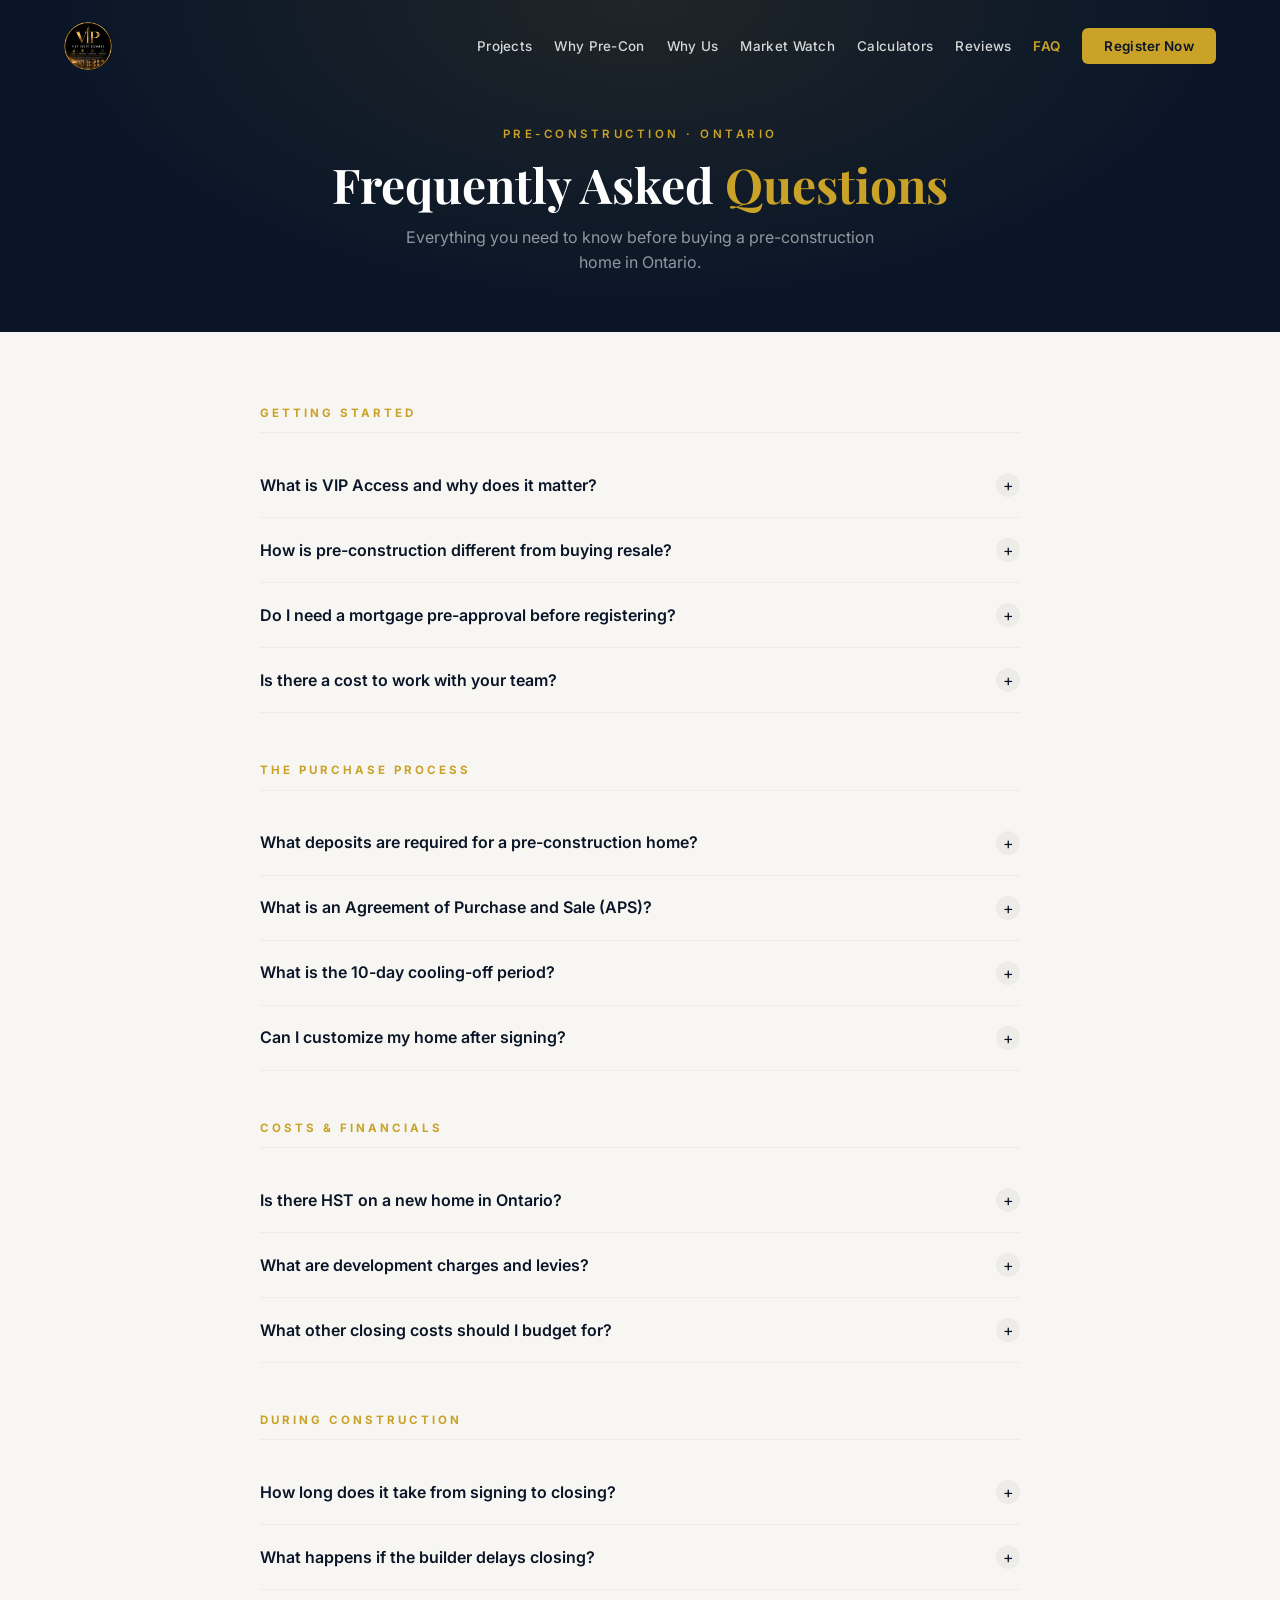
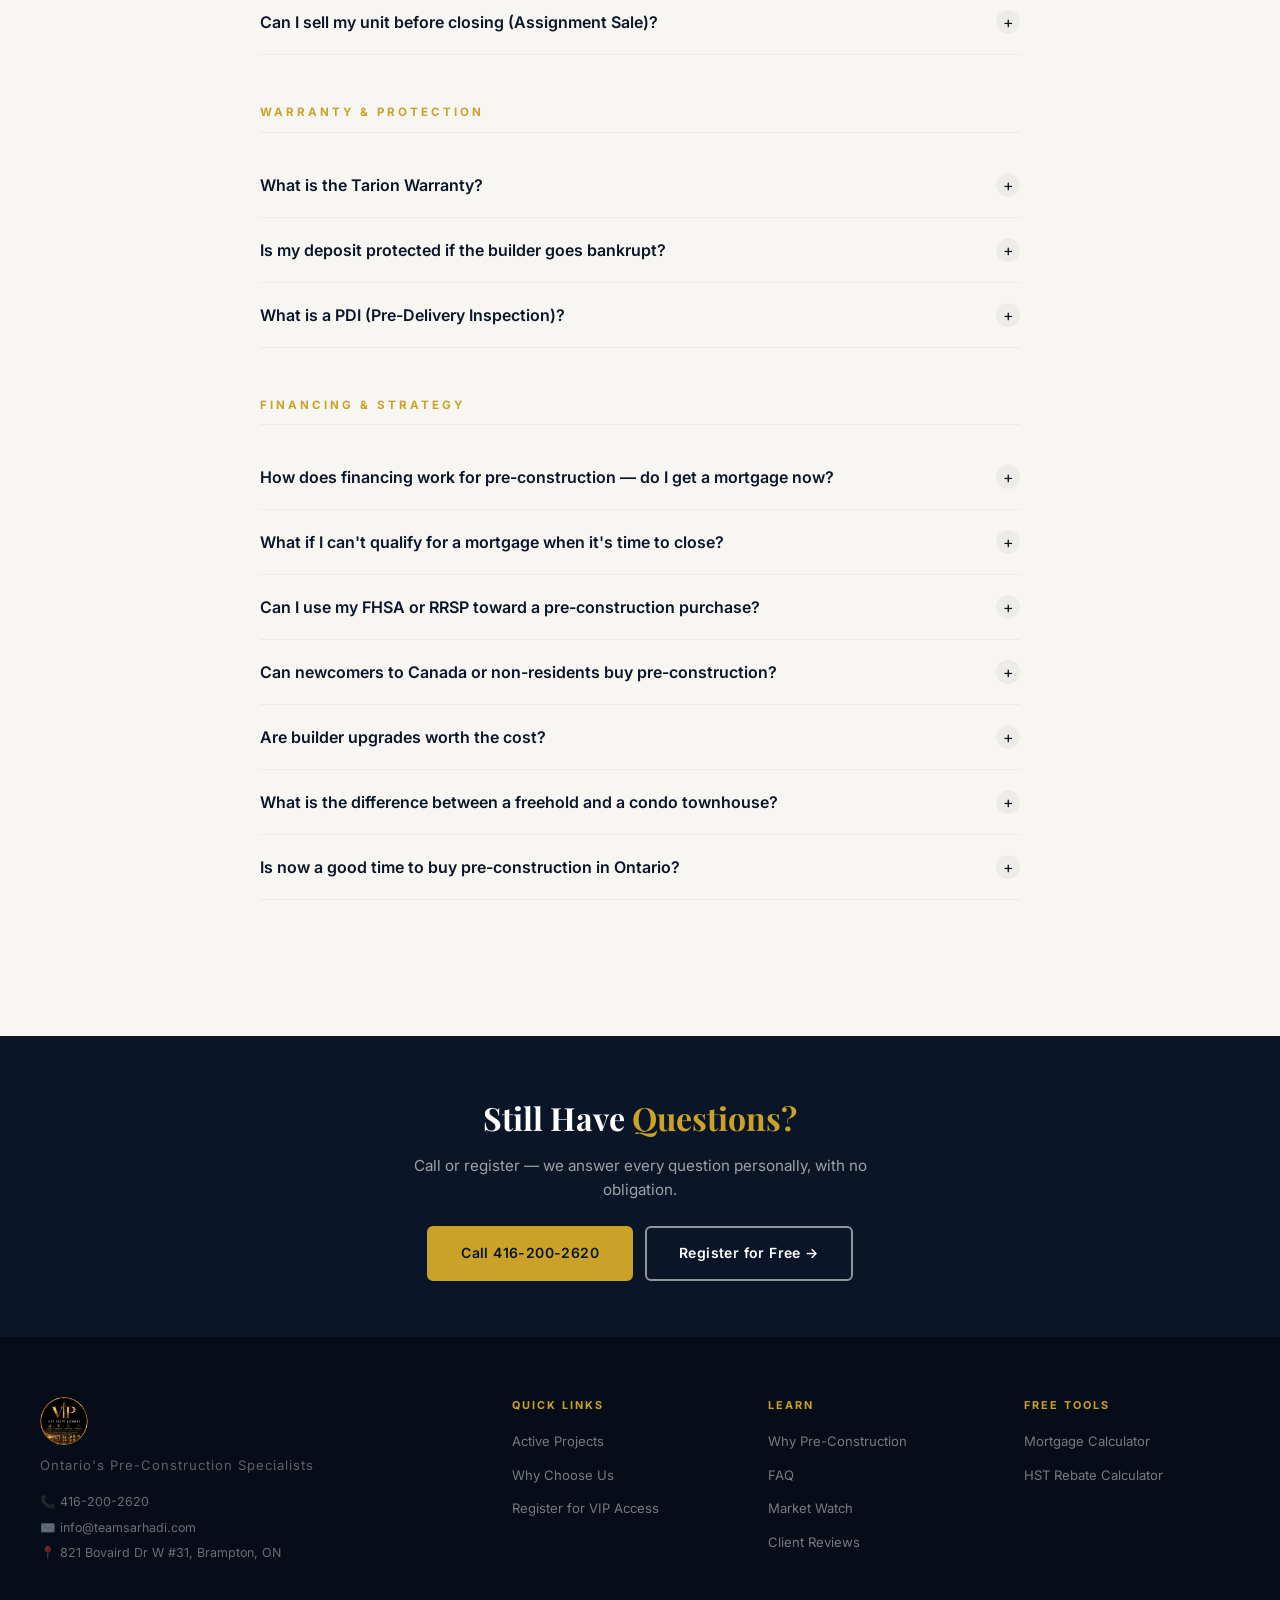
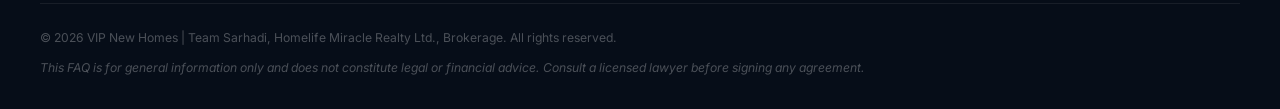
<file: faq.html>
<!DOCTYPE html>
<html lang="en">
<head>
    <meta charset="UTF-8">
    <meta name="viewport" content="width=device-width, initial-scale=1.0">
    <title>Pre-Construction FAQ Ontario | VIP New Homes | Team Sarhadi</title>
    <meta name="description" content="Common questions about buying pre-construction homes in Ontario — VIP Access, deposits, Tarion warranty, HST rebate, assignments, and more. Answered by Team Sarhadi.">

    <!-- SEO -->
    <link rel="canonical" href="https://vipnewhomes.ca/faq.html">
    <meta property="og:type" content="website">
    <meta property="og:url" content="https://vipnewhomes.ca/faq.html">
    <meta property="og:title" content="Pre-Construction FAQ Ontario | VIP New Homes">
    <meta property="og:description" content="Common questions about buying pre-construction homes in Ontario — VIP Access, deposits, Tarion warranty, HST, assignments, and more.">
    <meta property="og:site_name" content="VIP New Homes | Team Sarhadi">
    <meta property="og:image" content="https://vipnewhomes.ca/images/vip-banner.png">
    <meta property="og:image:alt" content="VIP New Homes — Strategic Access. Stronger Investments.">
    <meta name="twitter:card" content="summary_large_image">
    <meta name="twitter:image" content="https://vipnewhomes.ca/images/vip-banner.png">
    <meta name="twitter:title" content="Pre-Construction FAQ Ontario | VIP New Homes">
    <meta name="twitter:description" content="Answers to the most common pre-construction questions — deposits, Tarion, HST rebate, cooling-off period and more.">

    <!-- Structured Data: FAQPage -->
    <script type="application/ld+json">
    {
      "@context": "https://schema.org",
      "@type": "FAQPage",
      "mainEntity": [
        {
          "@type": "Question",
          "name": "What is VIP Access and why does it matter?",
          "acceptedAnswer": {
            "@type": "Answer",
            "text": "Before a new development opens to the public, builders offer a short window of early access to registered agents and their clients. During VIP Access, you get first pick of lots, models, and floor plans — often at pre-launch pricing before any increases. The best corner lots, largest models, and premium elevations sell out before most buyers even know the project exists."
          }
        },
        {
          "@type": "Question",
          "name": "How is pre-construction different from buying resale?",
          "acceptedAnswer": {
            "@type": "Answer",
            "text": "With resale, you buy an existing home and move in within 30–90 days. With pre-construction, you're buying a home that hasn't been built yet — you sign today and take possession when construction is complete (typically 12–36 months later). Key advantages include locking in today's price, staggered deposits, full Tarion warranty, and the ability to choose finishes."
          }
        },
        {
          "@type": "Question",
          "name": "Do I need a mortgage pre-approval before registering?",
          "acceptedAnswer": {
            "@type": "Answer",
            "text": "Not to register — registration is completely free and non-binding. However, before you sign an Agreement of Purchase and Sale (APS), you should have a clear idea of your budget. Getting pre-approved costs nothing and gives you confidence going into any signing."
          }
        },
        {
          "@type": "Question",
          "name": "Is there a cost to work with your team?",
          "acceptedAnswer": {
            "@type": "Answer",
            "text": "No — services are completely free to buyers. In pre-construction, the builder pays the agent's commission. You get full representation, honest advice, VIP Access, and support through the entire process at zero cost to you."
          }
        },
        {
          "@type": "Question",
          "name": "What deposits are required for a pre-construction home?",
          "acceptedAnswer": {
            "@type": "Answer",
            "text": "Deposits vary by builder but typically total 15–20% of the purchase price, paid in stages over 12–24 months. A common structure: 5% on signing, 5% at 90 days, 5% at 180 days, balance to 20% at 365 days."
          }
        },
        {
          "@type": "Question",
          "name": "What is the 10-day cooling-off period?",
          "acceptedAnswer": {
            "@type": "Answer",
            "text": "Ontario law gives you a 10-calendar-day cooling-off period after signing a new-home APS. During this time, you can cancel the agreement for any reason and receive a full refund of your deposit — no penalty."
          }
        },
        {
          "@type": "Question",
          "name": "Is there HST on a new home in Ontario?",
          "acceptedAnswer": {
            "@type": "Answer",
            "text": "Yes. Under Ontario's updated 2026 rules (for purchase agreements signed April 1, 2026 – March 31, 2027), both primary residences and investment/rental properties qualify for the HST rebate — up to a maximum of $130,000. On homes priced at $1M or under, the full 13% HST is rebated; between $1M–$1.5M the rebate is capped at $130K; it phases out above $1.5M. For primary residences, most builders already factor the rebate into the advertised price."
          }
        },
        {
          "@type": "Question",
          "name": "What is the Tarion Warranty?",
          "acceptedAnswer": {
            "@type": "Answer",
            "text": "Tarion is Ontario's government-backed new home warranty program. Coverage includes 1 year for defects in work and materials, 2 years for electrical, plumbing, heating, and building envelope, and 7 years for major structural defects."
          }
        },
        {
          "@type": "Question",
          "name": "Is my deposit protected if the builder goes bankrupt?",
          "acceptedAnswer": {
            "@type": "Answer",
            "text": "Yes — Tarion's deposit protection covers up to $100,000 for freehold homes and condos in Ontario. If your builder becomes insolvent before closing, your deposit is protected up to that limit."
          }
        },
        {
          "@type": "Question",
          "name": "Can I sell my unit before closing (Assignment Sale)?",
          "acceptedAnswer": {
            "@type": "Answer",
            "text": "An assignment means selling your purchase contract to another buyer before you take possession. Many builders allow this, but policies and fees vary — some charge an assignment fee of $5,000–$10,000 or require builder consent. Assignment clauses must be reviewed before signing the APS."
          }
        },
        {
          "@type": "Question",
          "name": "How does financing work for pre-construction — do I get a mortgage now?",
          "acceptedAnswer": {
            "@type": "Answer",
            "text": "No mortgage is required at signing — you only need your deposit funds. The full mortgage is arranged closer to your closing date, which could be 12–36 months away. You have time to save, pay down debt, and strengthen your financial position before the mortgage is needed."
          }
        },
        {
          "@type": "Question",
          "name": "Can I use my FHSA or RRSP toward a pre-construction purchase?",
          "acceptedAnswer": {
            "@type": "Answer",
            "text": "Yes — the First Home Savings Account (FHSA) and RRSP Home Buyers' Plan both apply to pre-construction. The FHSA lets first-time buyers contribute up to $8,000/year (lifetime max $40,000) tax-free. The RRSP Home Buyers' Plan allows a withdrawal of up to $35,000 per person ($70,000 per couple)."
          }
        },
        {
          "@type": "Question",
          "name": "Are builder upgrades worth the cost?",
          "acceptedAnswer": {
            "@type": "Answer",
            "text": "Some upgrades add real resale value — others are pure margin for the builder. Generally worth it: hardwood on main floor, upgraded kitchen cabinets, rough-in for future basement suite. Generally not worth builder pricing: light fixtures, faucets, paint colours — these are cheaper to upgrade yourself after closing."
          }
        },
        {
          "@type": "Question",
          "name": "What is the difference between a freehold and a condo townhouse?",
          "acceptedAnswer": {
            "@type": "Answer",
            "text": "A freehold townhouse means you own the land and structure outright with no monthly maintenance fees. A condo townhouse looks identical but the land is owned by the condo corporation, and you pay monthly maintenance fees of $200–$500/month. The distinction significantly affects long-term cost and resale value."
          }
        }
      ]
    }
    </script>

    <!-- ============================================================
         TRACKING PLACEHOLDERS — Activate when IDs are ready
         ============================================================ -->
    <!--
    <script>(function(w,d,s,l,i){w[l]=w[l]||[];w[l].push({'gtm.start':
    new Date().getTime(),event:'gtm.js'});var f=d.getElementsByTagName(s)[0],
    j=d.createElement(s),dl=l!='dataLayer'?'&l='+l:'';j.async=true;j.src=
    'https://www.googletagmanager.com/gtm.js?id='+i+dl;f.parentNode.insertBefore(j,f);
    })(window,document,'script','dataLayer','GTM-XXXXXXX');</script>
    -->
    <!--
    <script>!function(f,b,e,v,n,t,s){if(f.fbq)return;n=f.fbq=function(){n.callMethod?
    n.callMethod.apply(n,arguments):n.queue.push(arguments)};if(!f._fbq)f._fbq=n;
    n.push=n;n.loaded=!0;n.version='2.0';n.queue=[];t=b.createElement(e);t.async=!0;
    t.src=v;s=b.getElementsByTagName(e)[0];s.parentNode.insertBefore(t,s)}(window,
    document,'script','https://connect.facebook.net/en_US/fbevents.js');
    fbq('init','YOUR_PIXEL_ID');fbq('track','PageView');
    </script>
    <noscript><img height="1" width="1" style="display:none"
    src="https://www.facebook.com/tr?id=YOUR_PIXEL_ID&ev=PageView&noscript=1"></noscript>
    -->

    <link rel="preconnect" href="https://fonts.googleapis.com">
    <link rel="preconnect" href="https://fonts.gstatic.com" crossorigin>
    <link href="https://fonts.googleapis.com/css2?family=Playfair+Display:wght@400;500;600;700&family=Inter:wght@300;400;500;600&display=swap" rel="stylesheet">
    <link rel="stylesheet" href="css/style.css">
    <link rel="stylesheet" href="css/pages.css">
</head>
<body>

    <!--
    <noscript><iframe src="https://www.googletagmanager.com/ns.html?id=GTM-XXXXXXX"
    height="0" width="0" style="display:none;visibility:hidden"></iframe></noscript>
    -->

    <!-- ========== NAVBAR ========== -->
    <nav class="navbar scrolled" id="navbar">
        <div class="nav-container">
            <a href="index.html" class="nav-logo">
                <img src="images/logo-circle.png" alt="VIP New Homes" class="logo-img">
            </a>
            <ul class="nav-links" id="navLinks">
                <li><a href="projects.html">Projects</a></li>
                <li><a href="why-pre-con.html">Why Pre-Con</a></li>
                <li><a href="why-us.html">Why Us</a></li>
                <li><a href="market-watch.html">Market Watch</a></li>
                <li><a href="mortgage-calculator.html">Calculators</a></li>
                <li><a href="reviews.html">Reviews</a></li>
                <li><a href="faq.html" class="active-link">FAQ</a></li>
                <li><a href="index.html#contact" class="nav-cta">Register Now</a></li>
            </ul>
            <button class="hamburger" id="hamburger" aria-label="Menu">
                <span></span><span></span><span></span>
            </button>
        </div>
    </nav>

    <!-- ========== HERO ========== -->
    <section class="page-hero">
        <div class="page-hero-inner">
            <p class="page-hero-tag">Pre-Construction · Ontario</p>
            <h1 class="page-hero-title">Frequently Asked <span class="gold">Questions</span></h1>
            <p class="page-hero-sub">Everything you need to know before buying a pre-construction home in Ontario.</p>
        </div>
    </section>

    <!-- ========== FAQ ========== -->
    <section class="faq-section">
        <div class="faq-inner">

            <!-- Group 1: Getting Started -->
            <div class="faq-group">
                <p class="faq-group-title">Getting Started</p>

                <div class="faq-item">
                    <button class="faq-question">
                        What is VIP Access and why does it matter?
                        <span class="faq-icon">+</span>
                    </button>
                    <div class="faq-answer">
                        Before a new development opens to the public, builders offer a short window of early access to registered agents and their clients. During VIP Access, you get <strong>first pick of lots, models, and floor plans</strong> — often at pre-launch pricing before any increases. The best corner lots, largest models, and premium elevations sell out before most buyers even know the project exists. VIP registration through us is free and costs you nothing.
                    </div>
                </div>

                <div class="faq-item">
                    <button class="faq-question">
                        How is pre-construction different from buying resale?
                        <span class="faq-icon">+</span>
                    </button>
                    <div class="faq-answer">
                        With resale, you buy an existing home and move in within 30–90 days. With pre-construction, you're buying a home that hasn't been built yet — you sign today and take possession when construction is complete (typically 12–36 months later). The key advantages of pre-con:
                        <ul>
                            <li>You lock in today's price while values may rise during construction</li>
                            <li>Deposits are spread over time, not due all at once</li>
                            <li>Brand-new home — no renovations, no history</li>
                            <li>Full Tarion warranty coverage</li>
                            <li>Ability to choose finishes, upgrades, and sometimes layouts</li>
                        </ul>
                    </div>
                </div>

                <div class="faq-item">
                    <button class="faq-question">
                        Do I need a mortgage pre-approval before registering?
                        <span class="faq-icon">+</span>
                    </button>
                    <div class="faq-answer">
                        Not to register — <strong>registration is completely free and non-binding</strong>. However, before you sign an Agreement of Purchase and Sale (APS), you should have a clear idea of your budget. We can connect you with a trusted mortgage broker from our network who specializes in pre-construction financing. Getting pre-approved costs nothing and gives you confidence going into any signing.
                    </div>
                </div>

                <div class="faq-item">
                    <button class="faq-question">
                        Is there a cost to work with your team?
                        <span class="faq-icon">+</span>
                    </button>
                    <div class="faq-answer">
                        <strong>No — our services are completely free to buyers.</strong> In pre-construction, the builder pays the agent's commission. You get full representation, honest advice, VIP Access, and support through the entire process at zero cost to you.
                    </div>
                </div>

            </div>

            <!-- Group 2: The Purchase Process -->
            <div class="faq-group">
                <p class="faq-group-title">The Purchase Process</p>

                <div class="faq-item">
                    <button class="faq-question">
                        What deposits are required for a pre-construction home?
                        <span class="faq-icon">+</span>
                    </button>
                    <div class="faq-answer">
                        Deposits vary by builder but typically total <strong>15–20% of the purchase price</strong>, paid in stages over 12–24 months. A common structure:
                        <ul>
                            <li>5% on signing</li>
                            <li>5% at 90 days</li>
                            <li>5% at 180 days</li>
                            <li>Balance to 20% at 365 days (if required)</li>
                        </ul>
                        This staged structure gives you time to arrange financing without a large upfront lump sum. We review the exact deposit schedule with you before you sign.
                    </div>
                </div>

                <div class="faq-item">
                    <button class="faq-question">
                        What is an Agreement of Purchase and Sale (APS)?
                        <span class="faq-icon">+</span>
                    </button>
                    <div class="faq-answer">
                        The APS is the legal contract between you and the builder. It outlines the purchase price, deposit schedule, closing date, permitted delays, included features, and your rights under Tarion. <strong>We attend every signing with you</strong>, and we connect you with a real estate lawyer to review the contract before you're bound to anything. Never sign a builder APS without legal review.
                    </div>
                </div>

                <div class="faq-item">
                    <button class="faq-question">
                        What is the 10-day cooling-off period?
                        <span class="faq-icon">+</span>
                    </button>
                    <div class="faq-answer">
                        Ontario law gives you a <strong>10-calendar-day cooling-off period</strong> after signing a new-home APS. During this time, you can cancel the agreement for any reason and receive a full refund of your deposit — no penalty. Use this window to have a lawyer review the contract thoroughly. We always ensure this review happens before the window closes.
                    </div>
                </div>

                <div class="faq-item">
                    <button class="faq-question">
                        Can I customize my home after signing?
                        <span class="faq-icon">+</span>
                    </button>
                    <div class="faq-answer">
                        Yes — most builders schedule a <strong>decor/design appointment</strong> during construction where you select finishes, colours, flooring, and upgrade options. The scope and timing depends on the builder and construction stage. We advise on which upgrades offer the best value at resale and which to skip.
                    </div>
                </div>

            </div>

            <!-- Group 3: Costs & Financials -->
            <div class="faq-group">
                <p class="faq-group-title">Costs &amp; Financials</p>

                <div class="faq-item">
                    <button class="faq-question">
                        Is there HST on a new home in Ontario?
                        <span class="faq-icon">+</span>
                    </button>
                    <div class="faq-answer">
                        Yes — and under <strong>Ontario's updated 2026 rules</strong> (for purchase agreements signed April 1, 2026 – March 31, 2027), both <strong>primary residences and investment/rental properties</strong> qualify for the HST rebate. The rebate is up to <strong>$130,000 maximum</strong>: on homes priced at $1M or under, the full 13% HST is rebated; between $1M–$1.5M the rebate is capped at $130K; and it phases out above $1.5M. For primary residences, most builders already factor the rebate into the advertised price — so what you see on the price sheet is typically what you pay. Use our <a href="mortgage-calculator.html#hst">HST Rebate Calculator</a> for a precise estimate, and confirm your specific situation with your lawyer.
                    </div>
                </div>

                <div class="faq-item">
                    <button class="faq-question">
                        What are development charges and levies?
                        <span class="faq-icon">+</span>
                    </button>
                    <div class="faq-answer">
                        Development charges (DCs) are fees municipalities impose on builders to fund infrastructure — roads, sewers, schools. <strong>Many builders cap their DCs</strong>, meaning any increases after a set date are absorbed by the builder, not passed to you. Others have no cap, meaning charges can increase between signing and closing. We highlight this in every project review — it can be a significant difference between projects.
                    </div>
                </div>

                <div class="faq-item">
                    <button class="faq-question">
                        What other closing costs should I budget for?
                        <span class="faq-icon">+</span>
                    </button>
                    <div class="faq-answer">
                        In addition to your purchase price, budget for:
                        <ul>
                            <li><strong>Land Transfer Tax</strong> — provincial (and municipal in Toronto). First-time buyers receive a rebate</li>
                            <li><strong>Legal fees</strong> — typically $1,500–$3,000</li>
                            <li><strong>Tarion enrolment fee</strong> — paid to the builder, already included in most prices</li>
                            <li><strong>Utility connections, meter installations</strong> — varies by builder</li>
                            <li><strong>Adjustments</strong> — property tax, utility, and condo fee adjustments at closing</li>
                        </ul>
                        We walk you through a full closing cost estimate before you sign.
                    </div>
                </div>

            </div>

            <!-- Group 4: During Construction -->
            <div class="faq-group">
                <p class="faq-group-title">During Construction</p>

                <div class="faq-item">
                    <button class="faq-question">
                        How long does it take from signing to closing?
                        <span class="faq-icon">+</span>
                    </button>
                    <div class="faq-answer">
                        Typically <strong>12 to 36 months</strong>, depending on the project stage when you buy. Some communities are already under construction (shorter timeline), while others are in early planning (longer). The APS will specify an estimated closing date range. We'll clearly outline the expected timeline for any project before you commit.
                    </div>
                </div>

                <div class="faq-item">
                    <button class="faq-question">
                        What happens if the builder delays closing?
                        <span class="faq-icon">+</span>
                    </button>
                    <div class="faq-answer">
                        Delays are common in construction. Ontario's Tarion regulations allow builders a set number of permitted delays (outlined in your APS) with proper written notice. If the builder delays beyond the permitted extensions, <strong>you have the right to cancel and receive your deposit back</strong>. We monitor any delay notices alongside your lawyer and advise you on your options.
                    </div>
                </div>

                <div class="faq-item">
                    <button class="faq-question">
                        Can I sell my unit before closing (Assignment Sale)?
                        <span class="faq-icon">+</span>
                    </button>
                    <div class="faq-answer">
                        An assignment means selling your purchase contract to another buyer before you take possession. Many builders allow this, but policies and fees vary — some charge an assignment fee of $5,000–$10,000 or require builder consent. <strong>Assignment clauses must be reviewed before signing the APS.</strong> We flag assignment terms as part of every deal review.
                    </div>
                </div>

            </div>

            <!-- Group 5: Warranty & Protection -->
            <div class="faq-group">
                <p class="faq-group-title">Warranty &amp; Protection</p>

                <div class="faq-item">
                    <button class="faq-question">
                        What is the Tarion Warranty?
                        <span class="faq-icon">+</span>
                    </button>
                    <div class="faq-answer">
                        Tarion is Ontario's government-backed new home warranty program. Every new home built by a licensed builder in Ontario is covered:
                        <ul>
                            <li><strong>1 year</strong> — defects in work and materials</li>
                            <li><strong>2 years</strong> — electrical, plumbing, heating, and building envelope</li>
                            <li><strong>7 years</strong> — major structural defects</li>
                        </ul>
                        This protection is one of the strongest arguments for buying new over resale.
                    </div>
                </div>

                <div class="faq-item">
                    <button class="faq-question">
                        Is my deposit protected if the builder goes bankrupt?
                        <span class="faq-icon">+</span>
                    </button>
                    <div class="faq-answer">
                        <strong>Yes — Tarion's deposit protection covers up to $100,000</strong> for freehold homes and condos in Ontario. This means if your builder becomes insolvent before closing, your deposit is protected up to that limit. We only work with established, reputable builders to minimize this risk from the outset.
                    </div>
                </div>

                <div class="faq-item">
                    <button class="faq-question">
                        What is a PDI (Pre-Delivery Inspection)?
                        <span class="faq-icon">+</span>
                    </button>
                    <div class="faq-answer">
                        Before you take possession, the builder invites you to a <strong>Pre-Delivery Inspection</strong> — a walkthrough of your completed home to document any deficiencies. This is your opportunity to note items that need to be repaired before or shortly after you move in. We recommend bringing a checklist and, ideally, a third-party inspector. Everything you document at the PDI is the builder's responsibility to fix under Tarion's first-year warranty.
                    </div>
                </div>

            </div>

            <!-- Group 6: Financing & Strategy -->
            <div class="faq-group">
                <p class="faq-group-title">Financing &amp; Strategy</p>

                <div class="faq-item">
                    <button class="faq-question">
                        How does financing work for pre-construction — do I get a mortgage now?
                        <span class="faq-icon">+</span>
                    </button>
                    <div class="faq-answer">
                        No mortgage is required at signing — you only need your deposit funds. <strong>The full mortgage is arranged closer to your closing date</strong>, which could be 12–36 months away. This is actually an advantage: you have time to save, pay down debt, and strengthen your financial position before the mortgage is needed. We connect every buyer with a mortgage broker who specializes in pre-construction and can hold a rate guarantee well ahead of closing.
                    </div>
                </div>

                <div class="faq-item">
                    <button class="faq-question">
                        What if I can't qualify for a mortgage when it's time to close?
                        <span class="faq-icon">+</span>
                    </button>
                    <div class="faq-answer">
                        This is a real concern and one we take seriously upfront. We never encourage a buyer to sign an APS without confidence in their ability to close. Before signing, we ensure you've spoken with a qualified mortgage broker and have a realistic financing plan. If circumstances change — job loss, rule changes, stress test tightening — there are options including <strong>assignment sales</strong> (selling your contract to another buyer) or negotiating with the builder. The worst outcome is always avoidable with early planning.
                    </div>
                </div>

                <div class="faq-item">
                    <button class="faq-question">
                        Can I use my FHSA or RRSP toward a pre-construction purchase?
                        <span class="faq-icon">+</span>
                    </button>
                    <div class="faq-answer">
                        <strong>Yes — the First Home Savings Account (FHSA) and RRSP Home Buyers' Plan both apply to pre-construction.</strong> The FHSA lets first-time buyers contribute up to $8,000/year (lifetime max $40,000) tax-free, with withdrawals tax-free for a qualifying home purchase. The RRSP Home Buyers' Plan allows a withdrawal of up to $35,000 per person ($70,000 per couple). Since closing is months or years away, you have time to maximize these accounts before you need the funds. We walk every first-time buyer through this in our initial consultation.
                    </div>
                </div>

                <div class="faq-item">
                    <button class="faq-question">
                        Can newcomers to Canada or non-residents buy pre-construction?
                        <span class="faq-icon">+</span>
                    </button>
                    <div class="faq-answer">
                        <strong>Permanent residents can buy on the same terms as Canadian citizens.</strong> Foreign nationals (non-residents) are currently subject to Canada's <strong>Foreign Buyer Ban</strong> (in effect until January 2027), which restricts purchases of residential property in most Canadian cities. Some exceptions apply — including certain rural areas and properties with 4+ units. If you're on a work permit or in the process of gaining PR, your eligibility depends on your specific status. We'll connect you with a real estate lawyer to confirm your eligibility before you register for any project.
                    </div>
                </div>

                <div class="faq-item">
                    <button class="faq-question">
                        Are builder upgrades worth the cost?
                        <span class="faq-icon">+</span>
                    </button>
                    <div class="faq-answer">
                        Some upgrades add real resale value — others are pure margin for the builder. <strong>Generally worth it:</strong> hardwood on main floor, upgraded kitchen cabinets, rough-in for future basement suite, larger lot (if available). <strong>Generally not worth builder pricing:</strong> light fixtures, faucets, paint colours, window coverings — these are cheaper to upgrade yourself after closing. We attend every decor appointment with our clients or prepare a written guide on which upgrades to prioritize for their specific project and budget.
                    </div>
                </div>

                <div class="faq-item">
                    <button class="faq-question">
                        What is the difference between a freehold and a condo townhouse?
                        <span class="faq-icon">+</span>
                    </button>
                    <div class="faq-answer">
                        This is one of the most misunderstood distinctions in Ontario pre-construction:
                        <ul>
                            <li><strong>Freehold townhouse</strong> — you own the land and structure outright. No monthly maintenance fees. You're responsible for all maintenance. This is the preferred type for most buyers.</li>
                            <li><strong>Condo townhouse</strong> — looks identical from the outside, but the land is owned by the condo corporation. You pay monthly maintenance fees (typically $200–$500/month) covering common areas, building insurance, and sometimes utilities. You have less control over the property.</li>
                        </ul>
                        The distinction significantly affects long-term cost and resale value. We flag this on every project we present.
                    </div>
                </div>

                <div class="faq-item">
                    <button class="faq-question">
                        Is now a good time to buy pre-construction in Ontario?
                        <span class="faq-icon">+</span>
                    </button>
                    <div class="faq-answer">
                        Based on current TRREB data (April 2026): sales are up 7% year-over-year, and the average GTA home price is $1,051,969. With interest rates declining and inventory still constrained in growing communities like Caledon, Brampton, and Oakville, <strong>pre-construction today locks in a price before the next demand cycle</strong>. Pre-construction also comes with a 12–36 month runway before closing — meaning you're not exposed to today's financing conditions at the mortgage stage. The buyers we see regretting it most are not those who bought — they're the ones who waited. Check our <a href="market-watch.html">Market Watch</a> for the latest TRREB data.
                    </div>
                </div>

            </div>

        </div>
    </section>

    <!-- ========== CTA ========== -->
    <section class="hiw-cta">
        <div class="hiw-cta-inner">
            <h2>Still Have <span class="gold">Questions?</span></h2>
            <p>Call or register — we answer every question personally, with no obligation.</p>
            <div class="hiw-cta-btns">
                <a href="tel:4162002620" class="btn btn-primary">Call 416-200-2620</a>
                <a href="index.html#contact" class="btn btn-outline">Register for Free →</a>
            </div>
        </div>
    </section>

    <!-- ========== FOOTER ========== -->
    <footer class="footer">
        <div class="footer-inner">
            <div class="footer-cols">
                <div class="footer-col footer-col-brand">
                    <div class="nav-logo">
                        <img src="images/logo-circle.png" alt="VIP New Homes" class="logo-img">
                    </div>
                    <p class="footer-tagline">Ontario's Pre-Construction Specialists</p>
                    <div class="footer-contact-list">
                        <a href="tel:4162002620" class="footer-contact-link">📞 416-200-2620</a>
                        <a href="mailto:info@teamsarhadi.com" class="footer-contact-link">✉️ info@teamsarhadi.com</a>
                        <span class="footer-contact-link">📍 821 Bovaird Dr W #31, Brampton, ON</span>
                    </div>
                </div>
                <div class="footer-col">
                    <p class="footer-col-title">Quick Links</p>
                    <ul class="footer-col-links">
                        <li><a href="projects.html">Active Projects</a></li>
                        <li><a href="why-us.html">Why Choose Us</a></li>
                        <li><a href="index.html#contact">Register for VIP Access</a></li>
                    </ul>
                </div>
                <div class="footer-col">
                    <p class="footer-col-title">Learn</p>
                    <ul class="footer-col-links">
                        <li><a href="why-pre-con.html">Why Pre-Construction</a></li>
                        <li><a href="faq.html">FAQ</a></li>
                        <li><a href="market-watch.html">Market Watch</a></li>
                        <li><a href="reviews.html">Client Reviews</a></li>
                    </ul>
                </div>
                <div class="footer-col">
                    <p class="footer-col-title">Free Tools</p>
                    <ul class="footer-col-links">
                        <li><a href="mortgage-calculator.html">Mortgage Calculator</a></li>
                        <li><a href="hst-calculator.html">HST Rebate Calculator</a></li>
                    </ul>
                </div>
            </div>
            <div class="footer-bottom">
                <p>© 2026 VIP New Homes | Team Sarhadi, Homelife Miracle Realty Ltd., Brokerage. All rights reserved.</p>
                <p class="footer-disc">This FAQ is for general information only and does not constitute legal or financial advice. Consult a licensed lawyer before signing any agreement.</p>
            </div>
        </div>
    </footer>

    <script src="js/main.js"></script>
    <script>
        // Accordion
        document.querySelectorAll('.faq-question').forEach(btn => {
            btn.addEventListener('click', () => {
                const item   = btn.parentElement;
                const answer = item.querySelector('.faq-answer');
                const isOpen = item.classList.contains('open');

                // close all
                document.querySelectorAll('.faq-item').forEach(i => {
                    i.classList.remove('open');
                    i.querySelector('.faq-answer').classList.remove('visible');
                });

                // open clicked (if it wasn't open)
                if (!isOpen) {
                    item.classList.add('open');
                    answer.classList.add('visible');
                }
            });
        });
    </script>
</body>
</html>
</file>
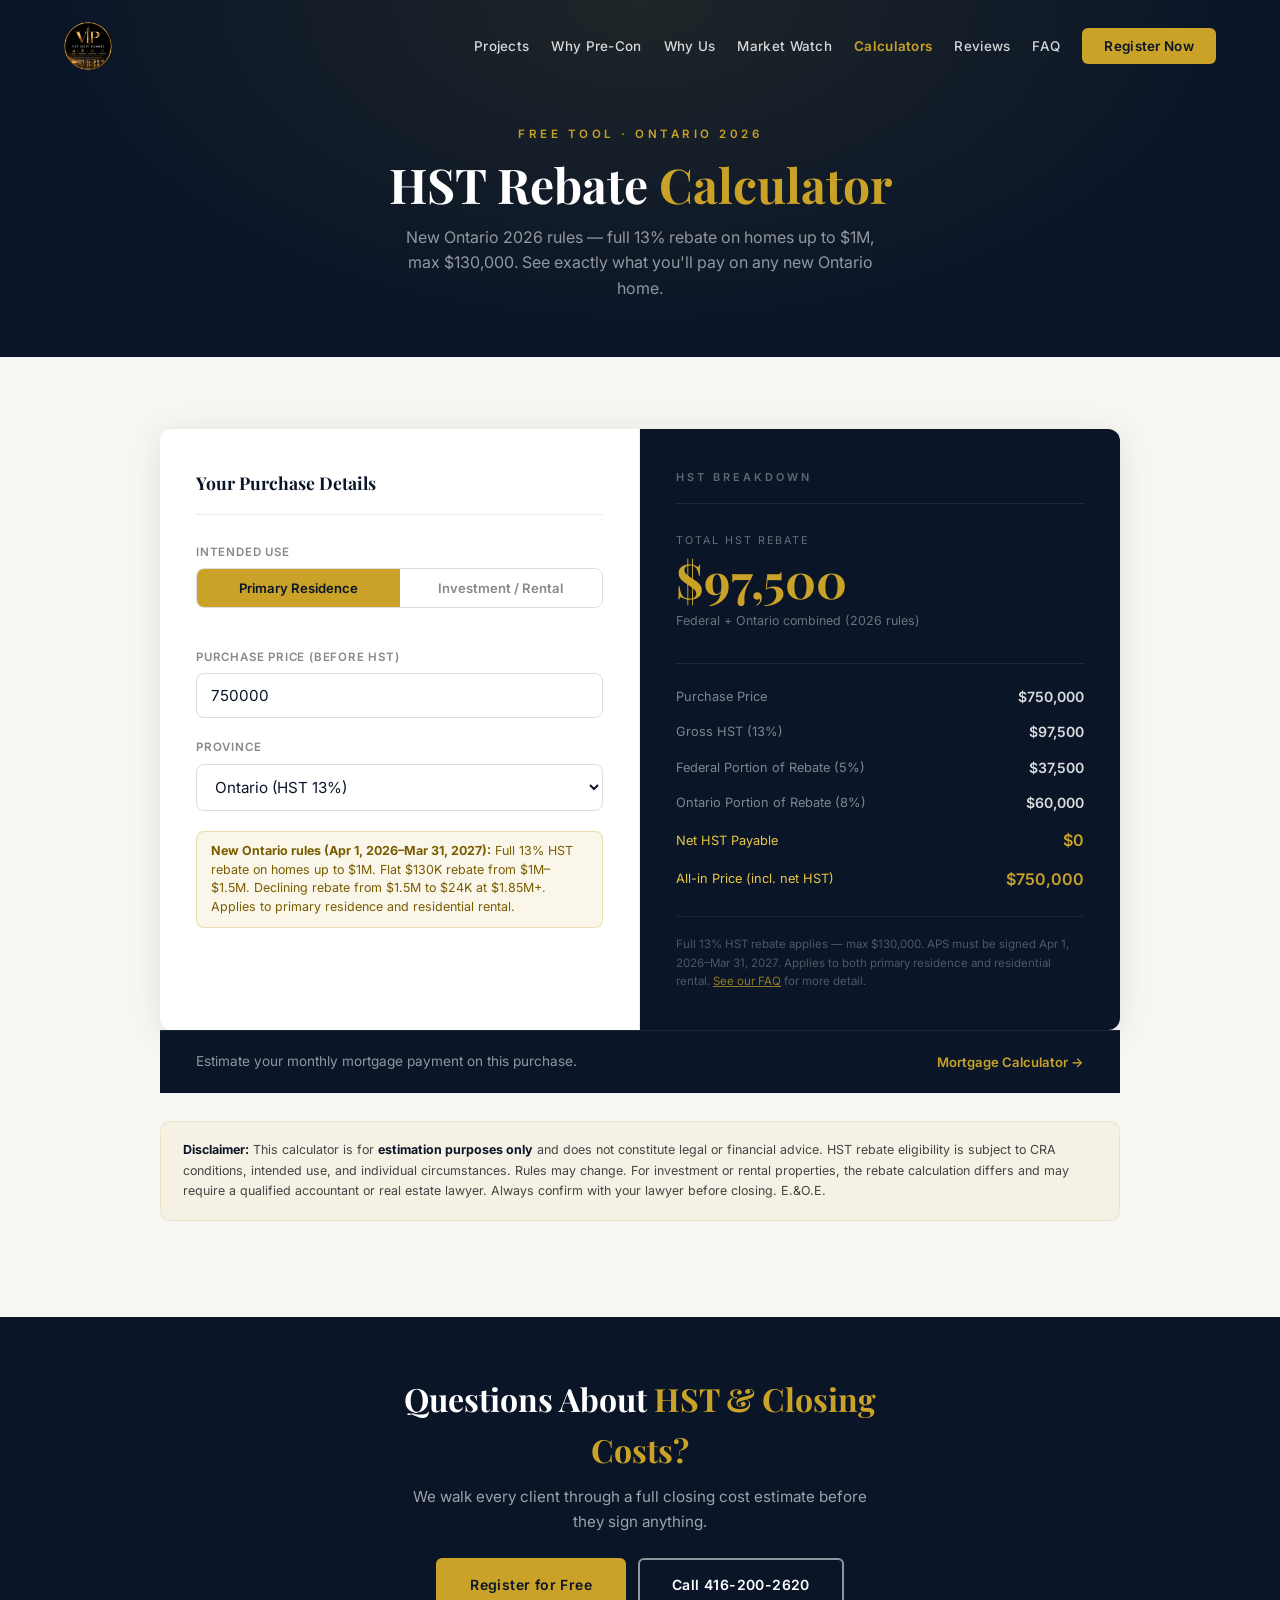
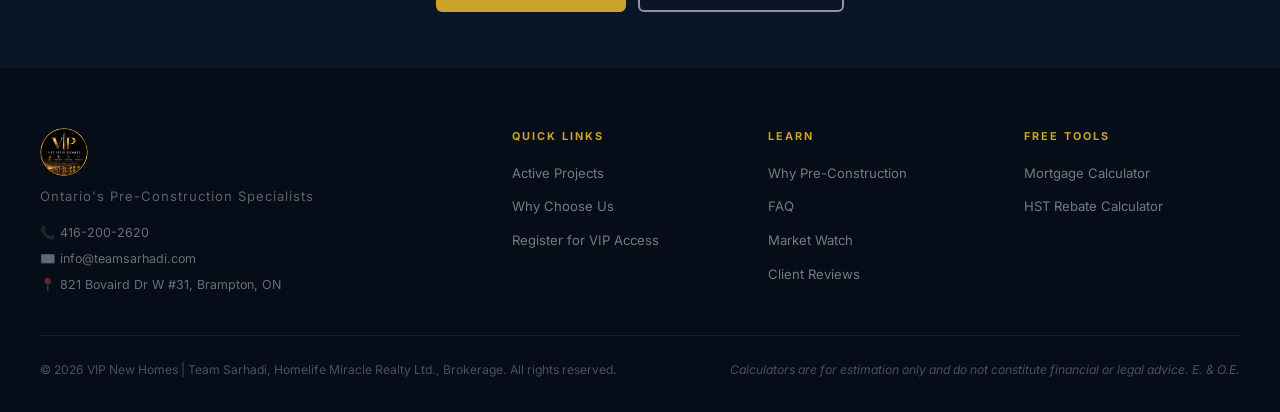
<file: hst-calculator.html>
<!DOCTYPE html>
<html lang="en">
<head>
    <meta charset="UTF-8">
    <meta name="viewport" content="width=device-width, initial-scale=1.0">
    <title>HST Rebate Calculator Ontario 2026 | VIP New Homes | Team Sarhadi</title>
    <meta name="description" content="Calculate your Ontario new home HST rebate under 2026 rules. Full 13% rebate on homes up to $1M — max $130,000. Applies to primary residence and rental properties.">

    <!-- SEO -->
    <link rel="canonical" href="https://vipnewhomes.ca/hst-calculator.html">
    <meta property="og:type" content="website">
    <meta property="og:url" content="https://vipnewhomes.ca/hst-calculator.html">
    <meta property="og:title" content="HST Rebate Calculator Ontario | VIP New Homes">
    <meta property="og:description" content="Calculate your Ontario new home HST rebate under 2026 rules. Full 13% rebate on homes up to $1M — max $130,000.">
    <meta property="og:site_name" content="VIP New Homes | Team Sarhadi">
    <meta property="og:image" content="https://vipnewhomes.ca/images/vip-banner.png">
    <meta property="og:image:alt" content="VIP New Homes — Strategic Access. Stronger Investments.">
    <meta name="twitter:card" content="summary_large_image">
    <meta name="twitter:image" content="https://vipnewhomes.ca/images/vip-banner.png">
    <meta name="twitter:title" content="HST Rebate Calculator Ontario | VIP New Homes">
    <meta name="twitter:description" content="Free Ontario new home HST rebate calculator — 2026 rules. Max $130,000 on homes up to $1M. Applies to primary residence and rental properties.">

    <!-- Structured Data: WebApplication -->
    <script type="application/ld+json">
    {
      "@context": "https://schema.org",
      "@type": "WebApplication",
      "name": "Ontario New Home HST Rebate Calculator",
      "url": "https://vipnewhomes.ca/hst-calculator.html",
      "description": "Calculate your Ontario new home HST rebate under 2026 rules. Full 13% rebate on homes up to $1M — max $130,000. Applies to primary residence and residential rental.",
      "applicationCategory": "FinanceApplication",
      "operatingSystem": "Web Browser",
      "offers": { "@type": "Offer", "price": "0", "priceCurrency": "CAD" },
      "provider": {
        "@type": "RealEstateAgent",
        "name": "VIP New Homes | Team Sarhadi",
        "url": "https://vipnewhomes.ca",
        "telephone": "+14162002620"
      }
    }
    </script>

    <!-- ============================================================
         TRACKING PLACEHOLDERS — Activate when IDs are ready
         Step 1: Replace GTM-XXXXXXX with your GTM container ID
         Step 2: Remove the surrounding HTML comment tags
         ============================================================ -->
    <!--
    <script>(function(w,d,s,l,i){w[l]=w[l]||[];w[l].push({'gtm.start':
    new Date().getTime(),event:'gtm.js'});var f=d.getElementsByTagName(s)[0],
    j=d.createElement(s),dl=l!='dataLayer'?'&l='+l:'';j.async=true;j.src=
    'https://www.googletagmanager.com/gtm.js?id='+i+dl;f.parentNode.insertBefore(j,f);
    })(window,document,'script','dataLayer','GTM-XXXXXXX');</script>
    -->
    <!-- ============================================================
         META PIXEL PLACEHOLDER — Activate when Pixel ID is ready
         Step 1: Replace YOUR_PIXEL_ID with your Facebook Pixel ID
         Step 2: Remove the surrounding HTML comment tags
         ============================================================ -->
    <!--
    <script>!function(f,b,e,v,n,t,s){if(f.fbq)return;n=f.fbq=function(){n.callMethod?
    n.callMethod.apply(n,arguments):n.queue.push(arguments)};if(!f._fbq)f._fbq=n;
    n.push=n;n.loaded=!0;n.version='2.0';n.queue=[];t=b.createElement(e);t.async=!0;
    t.src=v;s=b.getElementsByTagName(e)[0];s.parentNode.insertBefore(t,s)}(window,
    document,'script','https://connect.facebook.net/en_US/fbevents.js');
    fbq('init','YOUR_PIXEL_ID');fbq('track','PageView');
    </script>
    <noscript><img height="1" width="1" style="display:none"
    src="https://www.facebook.com/tr?id=YOUR_PIXEL_ID&ev=PageView&noscript=1"></noscript>
    -->

    <link rel="preconnect" href="https://fonts.googleapis.com">
    <link rel="preconnect" href="https://fonts.gstatic.com" crossorigin>
    <link href="https://fonts.googleapis.com/css2?family=Playfair+Display:wght@400;500;600;700&family=Inter:wght@300;400;500;600&display=swap" rel="stylesheet">
    <link rel="stylesheet" href="css/style.css">
    <link rel="stylesheet" href="css/pages.css">
    <link rel="stylesheet" href="css/calculators.css">
</head>
<body>

    <!-- Google Tag Manager (noscript) placeholder -->
    <!--
    <noscript><iframe src="https://www.googletagmanager.com/ns.html?id=GTM-XXXXXXX"
    height="0" width="0" style="display:none;visibility:hidden"></iframe></noscript>
    -->

    <!-- ========== NAVBAR ========== -->
    <nav class="navbar scrolled" id="navbar">
        <div class="nav-container">
            <a href="index.html" class="nav-logo">
                <img src="images/logo-circle.png" alt="VIP New Homes" class="logo-img">
            </a>
            <ul class="nav-links" id="navLinks">
                <li><a href="projects.html">Projects</a></li>
                <li><a href="why-pre-con.html">Why Pre-Con</a></li>
                <li><a href="why-us.html">Why Us</a></li>
                <li><a href="market-watch.html">Market Watch</a></li>
                <li><a href="mortgage-calculator.html" class="active-link">Calculators</a></li>
                <li><a href="reviews.html">Reviews</a></li>
                <li><a href="faq.html">FAQ</a></li>
                <li><a href="index.html#contact" class="nav-cta">Register Now</a></li>
            </ul>
            <button class="hamburger" id="hamburger" aria-label="Menu">
                <span></span><span></span><span></span>
            </button>
        </div>
    </nav>

    <!-- ========== HERO ========== -->
    <section class="page-hero">
        <div class="page-hero-inner">
            <p class="page-hero-tag">Free Tool · Ontario 2026</p>
            <h1 class="page-hero-title">HST Rebate <span class="gold">Calculator</span></h1>
            <p class="page-hero-sub">New Ontario 2026 rules — full 13% rebate on homes up to $1M, max $130,000. See exactly what you'll pay on any new Ontario home.</p>
        </div>
    </section>

    <!-- ========== CALCULATOR ========== -->
    <section class="calc-section">
        <div class="calc-inner">

            <div class="calc-card">

                <!-- ── Inputs ── -->
                <div class="calc-inputs">
                    <p class="calc-inputs-title">Your Purchase Details</p>

                    <div class="calc-field">
                        <label>Intended Use</label>
                        <div class="use-toggle" id="useToggle">
                            <button class="use-tab active" data-mode="primary">Primary Residence</button>
                            <button class="use-tab" data-mode="investment">Investment / Rental</button>
                        </div>
                    </div>

                    <div class="calc-field">
                        <label for="hst-price">Purchase Price (before HST)</label>
                        <input type="number" id="hst-price" placeholder="750,000" min="100000" max="5000000" step="5000" value="750000">
                    </div>

                    <div class="calc-field">
                        <label for="hst-province">Province</label>
                        <select id="hst-province">
                            <option value="ON" selected>Ontario (HST 13%)</option>
                        </select>
                    </div>

                    <!-- Info box -->
                    <div class="cmhc-notice show" id="hst-info" style="margin-top:0; margin-bottom:4px;">
                        <strong>New Ontario rules (Apr 1, 2026–Mar 31, 2027):</strong> Full 13% HST rebate on homes up to $1M. Flat $130K rebate from $1M–$1.5M. Declining rebate from $1.5M to $24K at $1.85M+. Applies to primary residence and residential rental.
                    </div>
                </div>

                <!-- ── Results ── -->
                <div class="calc-results" id="hst-results">
                    <p class="calc-results-title">HST Breakdown</p>

                    <p class="result-primary-label">Total HST Rebate</p>
                    <p class="result-primary-value" id="hst-total-rebate">$0</p>
                    <p class="result-primary-sub" id="hst-rebate-sub">Federal + Ontario combined</p>

                    <div class="result-breakdown">
                        <div class="result-row">
                            <span class="result-row-label">Purchase Price</span>
                            <span class="result-row-value" id="hst-r-price">—</span>
                        </div>
                        <div class="result-row">
                            <span class="result-row-label">Gross HST (13%)</span>
                            <span class="result-row-value" id="hst-r-gross">—</span>
                        </div>
                        <div class="result-row">
                            <span class="result-row-label">Federal Portion of Rebate (5%)</span>
                            <span class="result-row-value" id="hst-r-fed">—</span>
                        </div>
                        <div class="result-row">
                            <span class="result-row-label">Ontario Portion of Rebate (8%)</span>
                            <span class="result-row-value" id="hst-r-ont">—</span>
                        </div>
                        <div class="result-row highlight">
                            <span class="result-row-label">Net HST Payable</span>
                            <span class="result-row-value" id="hst-r-net">—</span>
                        </div>
                        <div class="result-row highlight">
                            <span class="result-row-label">All-in Price (incl. net HST)</span>
                            <span class="result-row-value" id="hst-r-allin">—</span>
                        </div>
                    </div>

                    <p class="result-note" id="hst-note">
                        Federal rebate phases out between $350K–$450K and is $0 for homes over $450K. Ontario rebate (75% of provincial portion) is capped at $24,000. Rebates apply to <strong>primary residences</strong>. For investment properties, consult your lawyer — different rules apply. <a href="faq.html">See our FAQ</a> for details.
                    </p>
                </div>
            </div>

            <!-- Cross-link bar -->
            <div class="calc-crosslink">
                <p>Estimate your monthly mortgage payment on this purchase.</p>
                <a href="mortgage-calculator.html">Mortgage Calculator →</a>
            </div>

            <!-- Disclaimer -->
            <div class="calc-disclaimer">
                <strong>Disclaimer:</strong> This calculator is for <strong>estimation purposes only</strong> and does not constitute legal or financial advice. HST rebate eligibility is subject to CRA conditions, intended use, and individual circumstances. Rules may change. For investment or rental properties, the rebate calculation differs and may require a qualified accountant or real estate lawyer. Always confirm with your lawyer before closing. E.&amp;O.E.
            </div>

        </div>
    </section>

    <!-- ========== CTA ========== -->
    <section class="hiw-cta">
        <div class="hiw-cta-inner">
            <h2>Questions About <span class="gold">HST & Closing Costs?</span></h2>
            <p>We walk every client through a full closing cost estimate before they sign anything.</p>
            <div class="hiw-cta-btns">
                <a href="index.html#contact" class="btn btn-primary">Register for Free</a>
                <a href="tel:4162002620" class="btn btn-outline">Call 416-200-2620</a>
            </div>
        </div>
    </section>

    <!-- ========== FOOTER ========== -->
    <footer class="footer">
        <div class="footer-inner">
            <div class="footer-cols">
                <div class="footer-col footer-col-brand">
                    <div class="nav-logo">
                        <img src="images/logo-circle.png" alt="VIP New Homes" class="logo-img">
                    </div>
                    <p class="footer-tagline">Ontario's Pre-Construction Specialists</p>
                    <div class="footer-contact-list">
                        <a href="tel:4162002620" class="footer-contact-link">📞 416-200-2620</a>
                        <a href="mailto:info@teamsarhadi.com" class="footer-contact-link">✉️ info@teamsarhadi.com</a>
                        <span class="footer-contact-link">📍 821 Bovaird Dr W #31, Brampton, ON</span>
                    </div>
                </div>
                <div class="footer-col">
                    <p class="footer-col-title">Quick Links</p>
                    <ul class="footer-col-links">
                        <li><a href="projects.html">Active Projects</a></li>
                        <li><a href="why-us.html">Why Choose Us</a></li>
                        <li><a href="index.html#contact">Register for VIP Access</a></li>
                    </ul>
                </div>
                <div class="footer-col">
                    <p class="footer-col-title">Learn</p>
                    <ul class="footer-col-links">
                        <li><a href="why-pre-con.html">Why Pre-Construction</a></li>
                        <li><a href="faq.html">FAQ</a></li>
                        <li><a href="market-watch.html">Market Watch</a></li>
                        <li><a href="reviews.html">Client Reviews</a></li>
                    </ul>
                </div>
                <div class="footer-col">
                    <p class="footer-col-title">Free Tools</p>
                    <ul class="footer-col-links">
                        <li><a href="mortgage-calculator.html">Mortgage Calculator</a></li>
                        <li><a href="hst-calculator.html">HST Rebate Calculator</a></li>
                    </ul>
                </div>
            </div>
            <div class="footer-bottom">
                <p>© 2026 VIP New Homes | Team Sarhadi, Homelife Miracle Realty Ltd., Brokerage. All rights reserved.</p>
                <p class="footer-disc">Calculators are for estimation only and do not constitute financial or legal advice. E. &amp; O.E.</p>
            </div>
        </div>
    </footer>

    <script src="js/main.js"></script>
    <script>
    /* ============================================================
       Ontario New Home HST Rebate Calculator — 2026 Rules
       New Ontario rules (APS signed Apr 1, 2026 – Mar 31, 2027):
       ≤$1M:          Full 13% rebate (max $130,000)
       $1M–$1.5M:     Flat $130,000
       $1.5M–$1.85M:  Declining $130K → $24K proportionally
       >$1.85M:       $24,000 (existing rebate)
       Applies to primary residence AND residential rental property
       ============================================================ */

    const fmt = n => {
        const abs = Math.abs(Math.round(n));
        return (n < 0 ? '-' : '') + '$' + abs.toLocaleString('en-CA');
    };

    let useMode = 'primary';

    function calcHSTRebate(price) {
        if (price <= 1000000) {
            return price * 0.13;
        } else if (price <= 1500000) {
            return 130000;
        } else if (price <= 1850000) {
            return 130000 - 106000 * (price - 1500000) / 350000;
        }
        return 24000;
    }

    function calculate() {
        const price       = parseFloat(document.getElementById('hst-price').value) || 0;
        const grossHST    = price * 0.13;
        const totalRebate = calcHSTRebate(price);
        const fedRebate   = totalRebate * (5 / 13);
        const ontRebate   = totalRebate * (8 / 13);
        const netHST      = grossHST - totalRebate;
        const allIn       = price + Math.max(0, netHST);

        let noteText;
        if (price <= 1000000) {
            noteText = 'Full 13% HST rebate applies — max $130,000. APS must be signed Apr 1, 2026–Mar 31, 2027. Applies to both primary residence and residential rental.';
        } else if (price <= 1500000) {
            noteText = 'Flat $130,000 rebate for homes $1M–$1.5M under new Ontario 2026 rules. APS must be signed Apr 1, 2026–Mar 31, 2027.';
        } else if (price <= 1850000) {
            noteText = 'Rebate declines proportionally between $1.5M and $1.85M — from $130,000 down to $24,000. APS must be signed Apr 1, 2026–Mar 31, 2027.';
        } else {
            noteText = 'Existing $24,000 rebate applies for homes above $1.85M. APS must be signed Apr 1, 2026–Mar 31, 2027.';
        }

        document.getElementById('hst-total-rebate').textContent = fmt(totalRebate);
        document.getElementById('hst-rebate-sub').textContent   = 'Federal + Ontario combined (2026 rules)';
        document.getElementById('hst-r-price').textContent      = fmt(price);
        document.getElementById('hst-r-gross').textContent      = fmt(grossHST);
        document.getElementById('hst-r-fed').textContent        = fmt(fedRebate);
        document.getElementById('hst-r-ont').textContent        = fmt(ontRebate);
        document.getElementById('hst-r-net').textContent        = fmt(Math.max(0, netHST));
        document.getElementById('hst-r-allin').textContent      = fmt(allIn);
        document.getElementById('hst-note').innerHTML           = noteText + ' <a href="faq.html">See our FAQ</a> for more detail.';
    }

    // Use toggle
    document.querySelectorAll('.use-tab').forEach(btn => {
        btn.addEventListener('click', () => {
            document.querySelectorAll('.use-tab').forEach(b => b.classList.remove('active'));
            btn.classList.add('active');
            useMode = btn.dataset.mode;

            const info = document.getElementById('hst-info');
            if (useMode === 'investment') {
                info.innerHTML = '<strong>Investment / Rental:</strong> Under new Ontario 2026 rules, residential rental properties qualify for the same HST rebate as primary residences. Confirm eligibility and details with your real estate lawyer.';
            } else {
                info.innerHTML = '<strong>New Ontario rules (Apr 1, 2026–Mar 31, 2027):</strong> Full 13% HST rebate on homes up to $1M. Flat $130K rebate from $1M–$1.5M. Declining rebate from $1.5M to $24K at $1.85M+.';
            }
            calculate();
        });
    });

    document.getElementById('hst-price').addEventListener('input', calculate);

    // Initial calculation
    calculate();
    </script>
</body>
</html>
</file>
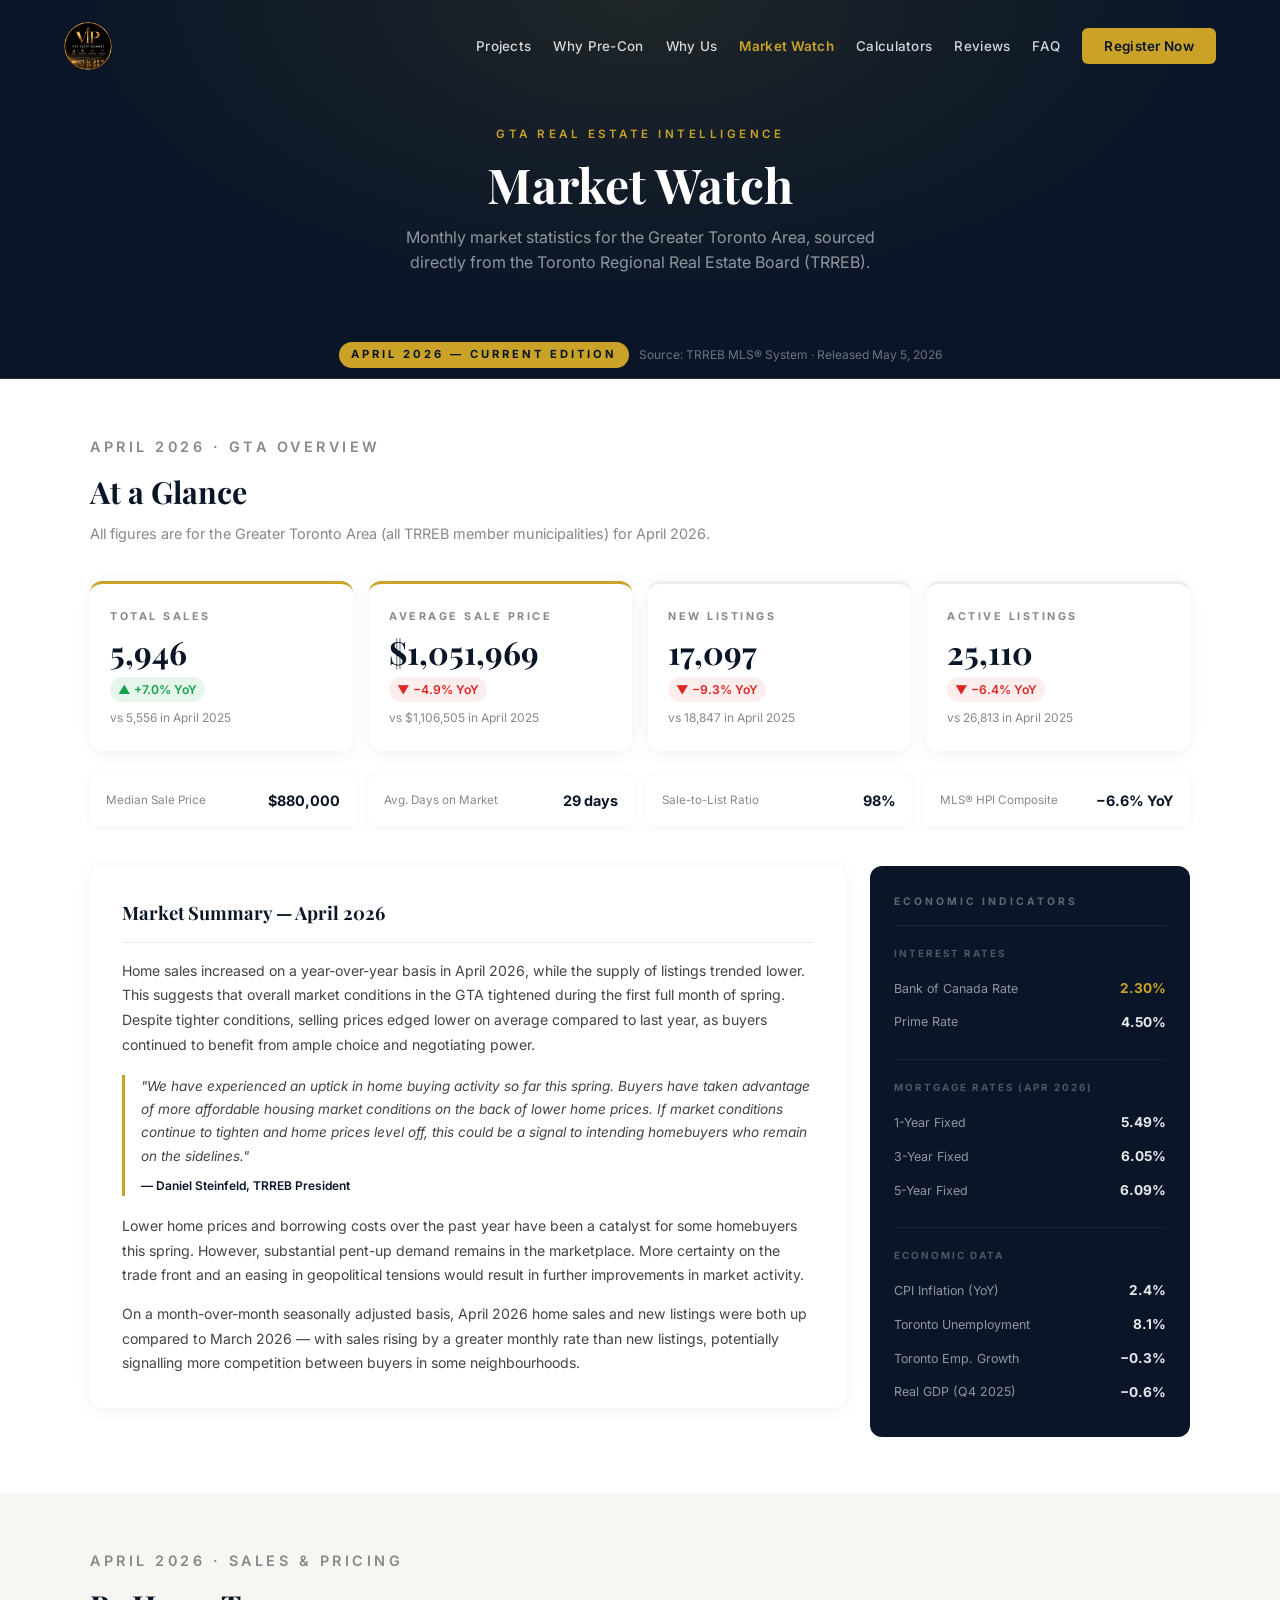
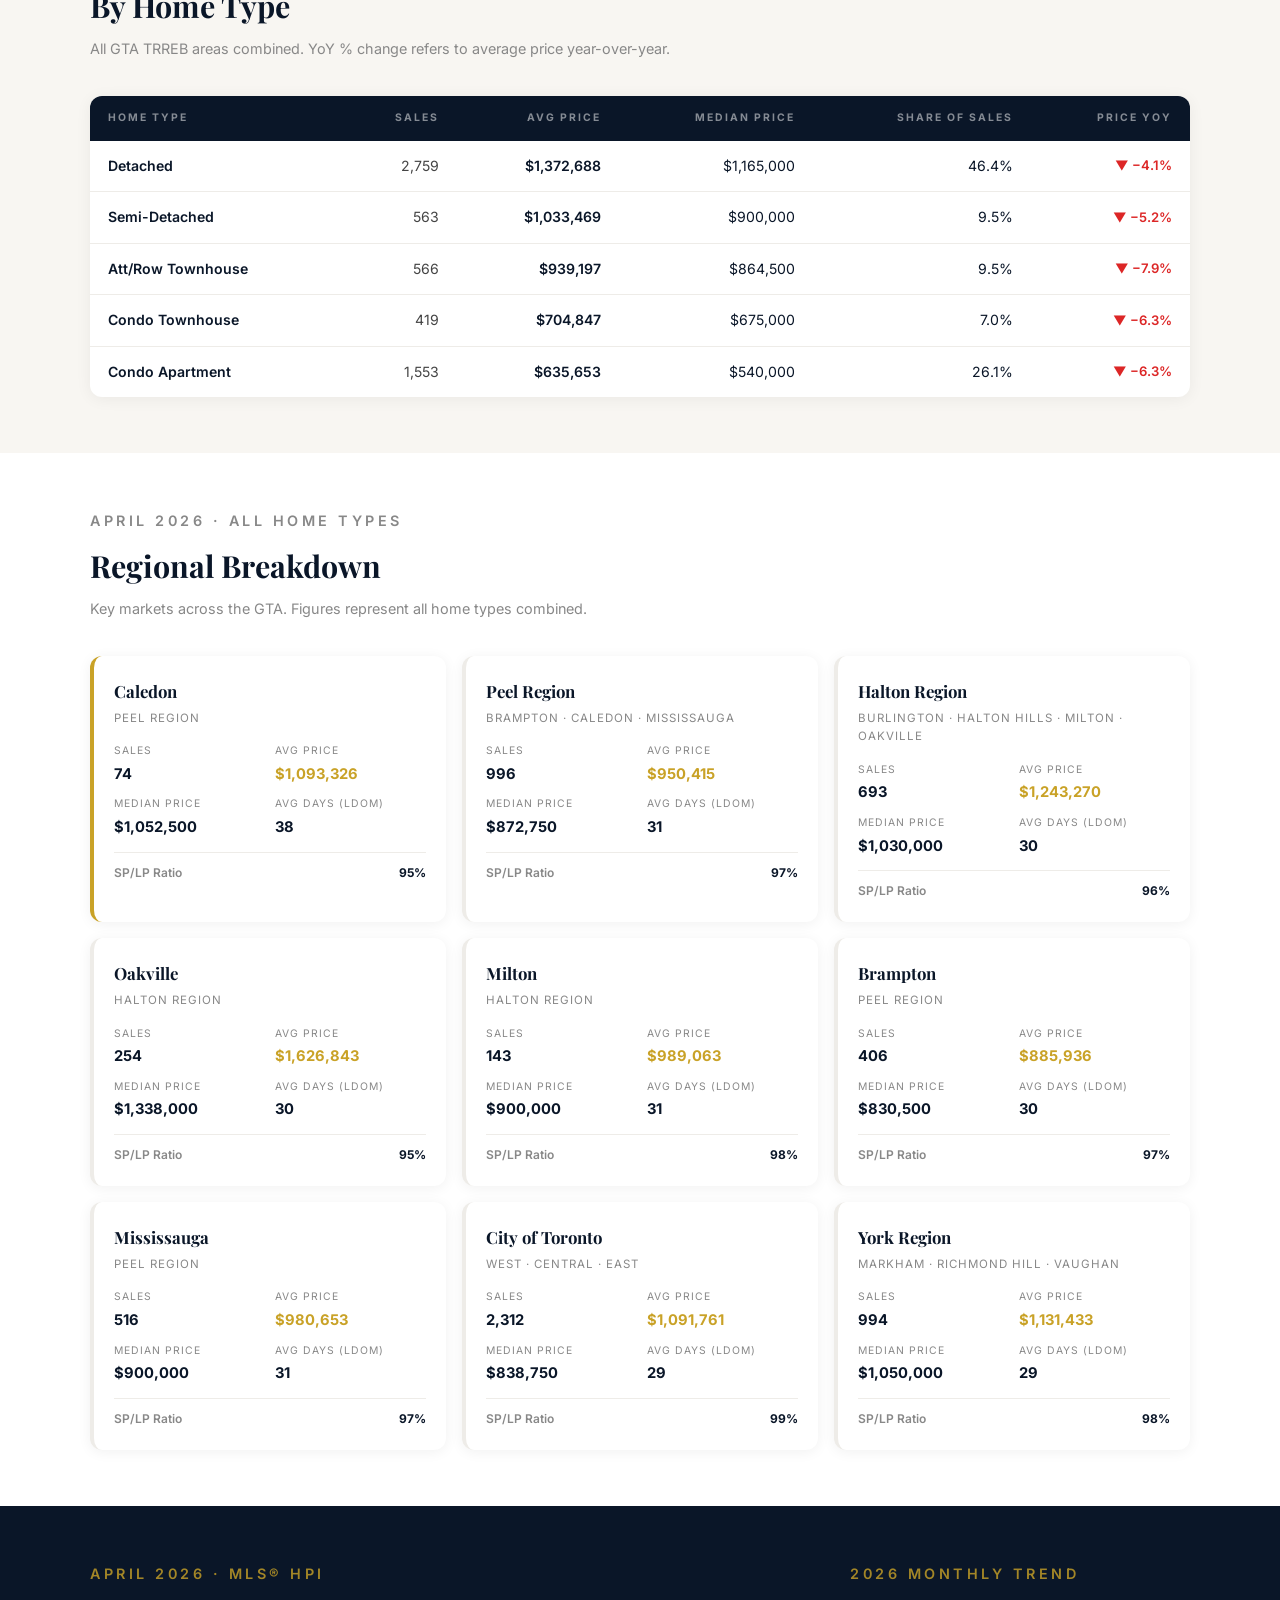
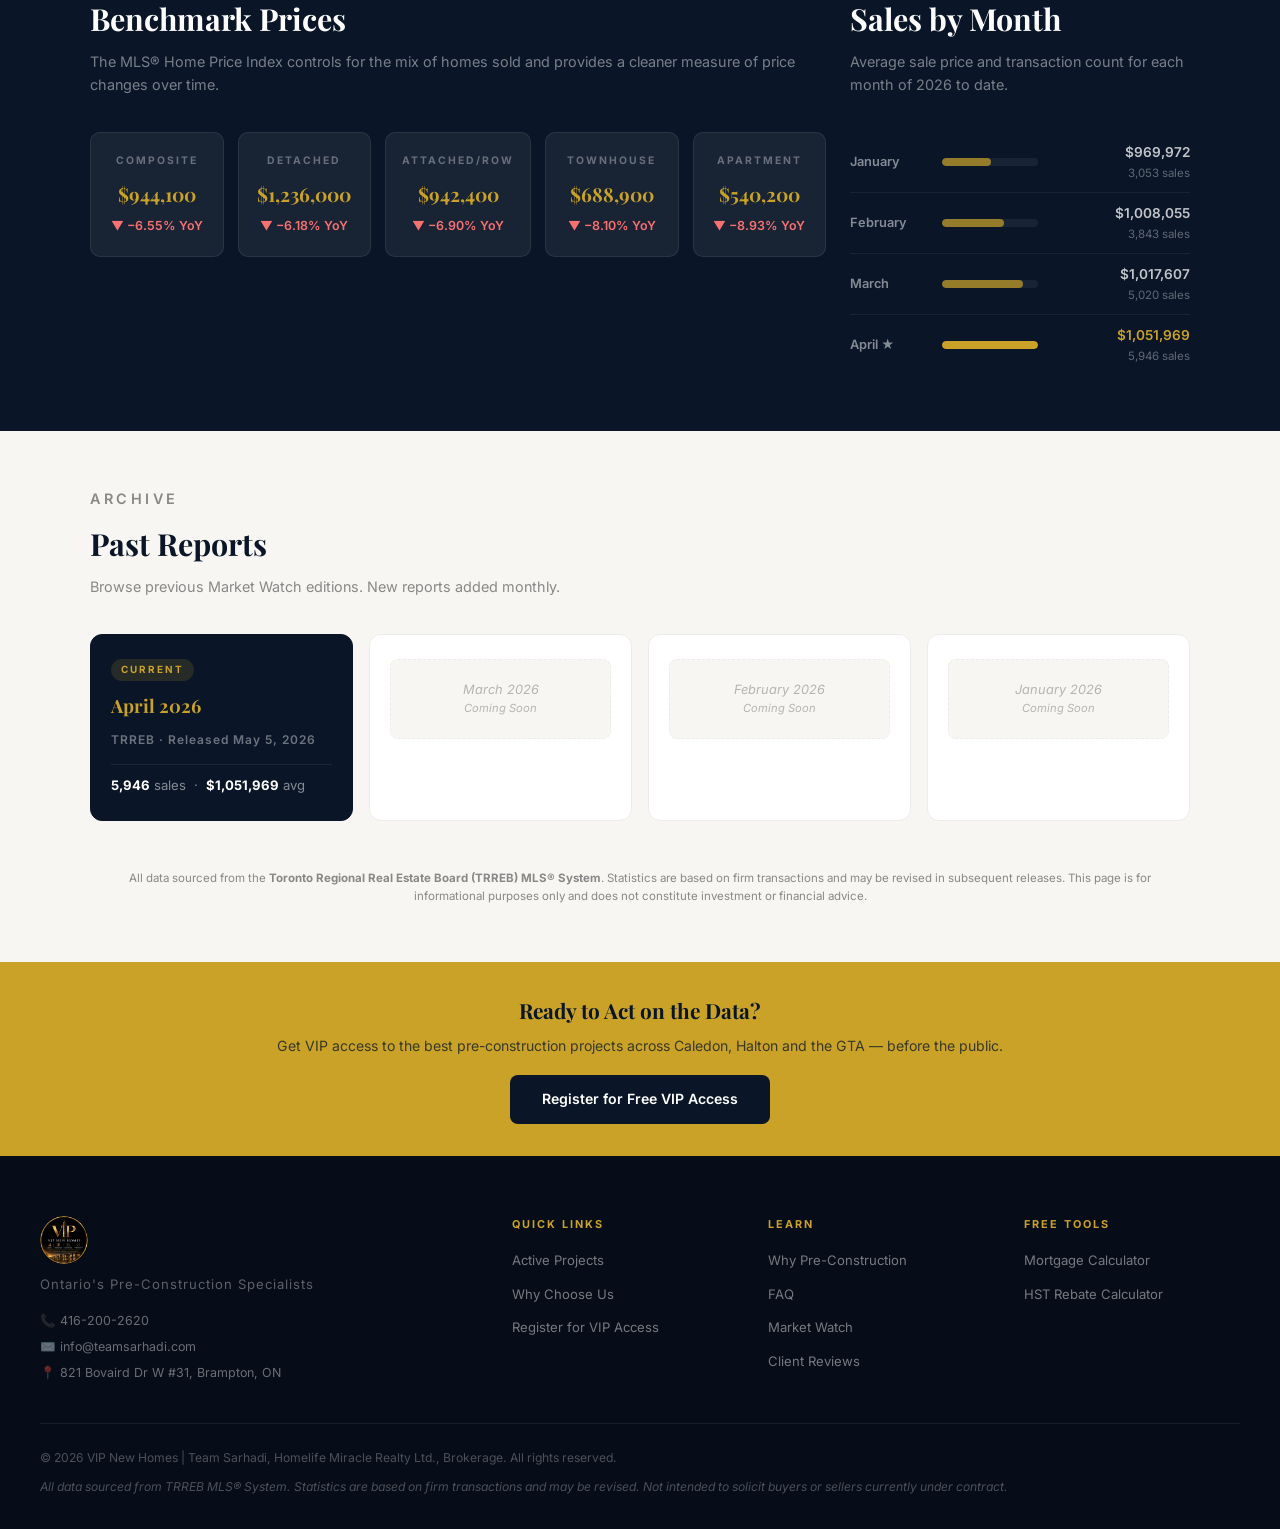
<file: market-watch.html>
<!DOCTYPE html>
<html lang="en">
<head>
    <meta charset="UTF-8">
    <meta name="viewport" content="width=device-width, initial-scale=1.0">
    <title>GTA Market Watch April 2026 | Real Estate Stats | VIP New Homes</title>
    <meta name="description" content="GTA real estate market data for April 2026 — 5,946 sales (+7% YoY), average price $1,051,969, key regional breakdowns and economic indicators. Source: TRREB.">

    <link rel="canonical" href="https://vipnewhomes.ca/market-watch.html">
    <meta property="og:type" content="website">
    <meta property="og:url" content="https://vipnewhomes.ca/market-watch.html">
    <meta property="og:title" content="GTA Market Watch April 2026 | VIP New Homes">
    <meta property="og:description" content="GTA real estate stats for April 2026 — sales up 7%, average price $1,051,969, economic indicators and regional breakdown.">
    <meta property="og:site_name" content="VIP New Homes | Team Sarhadi">
    <meta property="og:image" content="https://vipnewhomes.ca/images/vip-banner.png">
    <meta property="og:image:alt" content="VIP New Homes — Strategic Access. Stronger Investments.">
    <meta name="twitter:card" content="summary_large_image">
    <meta name="twitter:image" content="https://vipnewhomes.ca/images/vip-banner.png">

    <script type="application/ld+json">
    {
      "@context": "https://schema.org",
      "@type": "WebPage",
      "name": "GTA Market Watch April 2026 | VIP New Homes",
      "url": "https://vipnewhomes.ca/market-watch.html",
      "description": "Monthly GTA real estate market statistics — April 2026 edition. Sales, average prices, regional breakdowns and economic indicators sourced from TRREB."
    }
    </script>

    <link rel="preconnect" href="https://fonts.googleapis.com">
    <link rel="preconnect" href="https://fonts.gstatic.com" crossorigin>
    <link href="https://fonts.googleapis.com/css2?family=Playfair+Display:wght@400;500;600;700&family=Inter:wght@300;400;500;600&display=swap" rel="stylesheet">
    <link rel="stylesheet" href="css/style.css">
    <link rel="stylesheet" href="css/pages.css">
    <link rel="stylesheet" href="css/market-watch.css">
</head>
<body>

    <!-- ========== NAVBAR ========== -->
    <nav class="navbar scrolled" id="navbar">
        <div class="nav-container">
            <a href="index.html" class="nav-logo">
                <img src="images/logo-circle.png" alt="VIP New Homes" class="logo-img">
            </a>
            <ul class="nav-links" id="navLinks">
                <li><a href="projects.html">Projects</a></li>
                <li><a href="why-pre-con.html">Why Pre-Con</a></li>
                <li><a href="why-us.html">Why Us</a></li>
                <li><a href="market-watch.html" class="active-link">Market Watch</a></li>
                <li><a href="mortgage-calculator.html">Calculators</a></li>
                <li><a href="reviews.html">Reviews</a></li>
                <li><a href="faq.html">FAQ</a></li>
                <li><a href="index.html#contact" class="nav-cta">Register Now</a></li>
            </ul>
            <button class="hamburger" id="hamburger" aria-label="Menu">
                <span></span><span></span><span></span>
            </button>
        </div>
    </nav>

    <!-- ========== PAGE HERO ========== -->
    <section class="page-hero">
        <div class="page-hero-inner">
            <span class="page-hero-tag">GTA Real Estate Intelligence</span>
            <h1 class="page-hero-title">Market Watch</h1>
            <p class="page-hero-sub">Monthly market statistics for the Greater Toronto Area, sourced directly from the Toronto Regional Real Estate Board (TRREB).</p>
        </div>
    </section>

    <!-- Edition band -->
    <div class="mw-edition-band">
        <span class="mw-edition-badge">April 2026 — Current Edition</span>
        <span class="mw-edition-source">Source: TRREB MLS® System · Released May 5, 2026</span>
    </div>

    <!-- ========== HEADLINE STATS ========== -->
    <section class="mw-section white">
        <div class="mw-inner">
            <div class="mw-section-header">
                <p class="section-tag">April 2026 · GTA Overview</p>
                <h2>At a Glance</h2>
                <p>All figures are for the Greater Toronto Area (all TRREB member municipalities) for April 2026.</p>
            </div>

            <!-- 4 big stats -->
            <div class="mw-headline-grid">
                <div class="mw-stat-card gold-top">
                    <div class="mw-stat-label">Total Sales</div>
                    <div class="mw-stat-value">5,946</div>
                    <span class="mw-stat-change up">▲ +7.0% YoY</span>
                    <div class="mw-stat-sub">vs 5,556 in April 2025</div>
                </div>
                <div class="mw-stat-card gold-top">
                    <div class="mw-stat-label">Average Sale Price</div>
                    <div class="mw-stat-value">$1,051,969</div>
                    <span class="mw-stat-change down">▼ −4.9% YoY</span>
                    <div class="mw-stat-sub">vs $1,106,505 in April 2025</div>
                </div>
                <div class="mw-stat-card">
                    <div class="mw-stat-label">New Listings</div>
                    <div class="mw-stat-value">17,097</div>
                    <span class="mw-stat-change down">▼ −9.3% YoY</span>
                    <div class="mw-stat-sub">vs 18,847 in April 2025</div>
                </div>
                <div class="mw-stat-card">
                    <div class="mw-stat-label">Active Listings</div>
                    <div class="mw-stat-value">25,110</div>
                    <span class="mw-stat-change down">▼ −6.4% YoY</span>
                    <div class="mw-stat-sub">vs 26,813 in April 2025</div>
                </div>
            </div>

            <!-- Secondary stats -->
            <div class="mw-secondary-row">
                <div class="mw-mini-stat">
                    <span class="mw-mini-stat-label">Median Sale Price</span>
                    <span class="mw-mini-stat-val">$880,000</span>
                </div>
                <div class="mw-mini-stat">
                    <span class="mw-mini-stat-label">Avg. Days on Market</span>
                    <span class="mw-mini-stat-val">29 days</span>
                </div>
                <div class="mw-mini-stat">
                    <span class="mw-mini-stat-label">Sale-to-List Ratio</span>
                    <span class="mw-mini-stat-val">98%</span>
                </div>
                <div class="mw-mini-stat">
                    <span class="mw-mini-stat-label">MLS® HPI Composite</span>
                    <span class="mw-mini-stat-val">−6.6% YoY</span>
                </div>
            </div>

            <!-- Narrative + Economic indicators -->
            <div class="mw-two-col">
                <div class="mw-narrative">
                    <h3>Market Summary — April 2026</h3>
                    <p>Home sales increased on a year-over-year basis in April 2026, while the supply of listings trended lower. This suggests that overall market conditions in the GTA tightened during the first full month of spring. Despite tighter conditions, selling prices edged lower on average compared to last year, as buyers continued to benefit from ample choice and negotiating power.</p>
                    <div class="mw-quote">
                        "We have experienced an uptick in home buying activity so far this spring. Buyers have taken advantage of more affordable housing market conditions on the back of lower home prices. If market conditions continue to tighten and home prices level off, this could be a signal to intending homebuyers who remain on the sidelines."
                        <cite>— Daniel Steinfeld, TRREB President</cite>
                    </div>
                    <p>Lower home prices and borrowing costs over the past year have been a catalyst for some homebuyers this spring. However, substantial pent-up demand remains in the marketplace. More certainty on the trade front and an easing in geopolitical tensions would result in further improvements in market activity.</p>
                    <p>On a month-over-month seasonally adjusted basis, April 2026 home sales and new listings were both up compared to March 2026 — with sales rising by a greater monthly rate than new listings, potentially signalling more competition between buyers in some neighbourhoods.</p>
                </div>

                <!-- Economic indicators -->
                <div class="mw-eco-panel">
                    <div class="mw-eco-title">Economic Indicators</div>

                    <div class="mw-eco-group">
                        <div class="mw-eco-group-title">Interest Rates</div>
                        <div class="mw-eco-row">
                            <span class="mw-eco-row-label">Bank of Canada Rate</span>
                            <span class="mw-eco-row-val gold">2.30%</span>
                        </div>
                        <div class="mw-eco-row">
                            <span class="mw-eco-row-label">Prime Rate</span>
                            <span class="mw-eco-row-val">4.50%</span>
                        </div>
                    </div>

                    <div class="mw-eco-group">
                        <div class="mw-eco-group-title">Mortgage Rates (Apr 2026)</div>
                        <div class="mw-eco-row">
                            <span class="mw-eco-row-label">1-Year Fixed</span>
                            <span class="mw-eco-row-val">5.49%</span>
                        </div>
                        <div class="mw-eco-row">
                            <span class="mw-eco-row-label">3-Year Fixed</span>
                            <span class="mw-eco-row-val">6.05%</span>
                        </div>
                        <div class="mw-eco-row">
                            <span class="mw-eco-row-label">5-Year Fixed</span>
                            <span class="mw-eco-row-val">6.09%</span>
                        </div>
                    </div>

                    <div class="mw-eco-group">
                        <div class="mw-eco-group-title">Economic Data</div>
                        <div class="mw-eco-row">
                            <span class="mw-eco-row-label">CPI Inflation (YoY)</span>
                            <span class="mw-eco-row-val">2.4%</span>
                        </div>
                        <div class="mw-eco-row">
                            <span class="mw-eco-row-label">Toronto Unemployment</span>
                            <span class="mw-eco-row-val">8.1%</span>
                        </div>
                        <div class="mw-eco-row">
                            <span class="mw-eco-row-label">Toronto Emp. Growth</span>
                            <span class="mw-eco-row-val">−0.3%</span>
                        </div>
                        <div class="mw-eco-row">
                            <span class="mw-eco-row-label">Real GDP (Q4 2025)</span>
                            <span class="mw-eco-row-val">−0.6%</span>
                        </div>
                    </div>
                </div>
            </div>
        </div>
    </section>

    <!-- ========== BY HOME TYPE ========== -->
    <section class="mw-section">
        <div class="mw-inner">
            <div class="mw-section-header">
                <p class="section-tag">April 2026 · Sales &amp; Pricing</p>
                <h2>By Home Type</h2>
                <p>All GTA TRREB areas combined. YoY % change refers to average price year-over-year.</p>
            </div>
            <table class="mw-type-table">
                <thead>
                    <tr>
                        <th>Home Type</th>
                        <th>Sales</th>
                        <th>Avg Price</th>
                        <th>Median Price</th>
                        <th>Share of Sales</th>
                        <th>Price YoY</th>
                    </tr>
                </thead>
                <tbody>
                    <tr>
                        <td class="type-name">Detached</td>
                        <td class="type-sales">2,759</td>
                        <td class="type-price">$1,372,688</td>
                        <td>$1,165,000</td>
                        <td>46.4%</td>
                        <td class="chg-down">▼ −4.1%</td>
                    </tr>
                    <tr>
                        <td class="type-name">Semi-Detached</td>
                        <td class="type-sales">563</td>
                        <td class="type-price">$1,033,469</td>
                        <td>$900,000</td>
                        <td>9.5%</td>
                        <td class="chg-down">▼ −5.2%</td>
                    </tr>
                    <tr>
                        <td class="type-name">Att/Row Townhouse</td>
                        <td class="type-sales">566</td>
                        <td class="type-price">$939,197</td>
                        <td>$864,500</td>
                        <td>9.5%</td>
                        <td class="chg-down">▼ −7.9%</td>
                    </tr>
                    <tr>
                        <td class="type-name">Condo Townhouse</td>
                        <td class="type-sales">419</td>
                        <td class="type-price">$704,847</td>
                        <td>$675,000</td>
                        <td>7.0%</td>
                        <td class="chg-down">▼ −6.3%</td>
                    </tr>
                    <tr>
                        <td class="type-name">Condo Apartment</td>
                        <td class="type-sales">1,553</td>
                        <td class="type-price">$635,653</td>
                        <td>$540,000</td>
                        <td>26.1%</td>
                        <td class="chg-down">▼ −6.3%</td>
                    </tr>
                </tbody>
            </table>
        </div>
    </section>

    <!-- ========== REGIONAL SPOTLIGHT ========== -->
    <section class="mw-section white">
        <div class="mw-inner">
            <div class="mw-section-header">
                <p class="section-tag">April 2026 · All Home Types</p>
                <h2>Regional Breakdown</h2>
                <p>Key markets across the GTA. Figures represent all home types combined.</p>
            </div>
            <div class="mw-region-grid">

                <!-- Caledon — our primary market -->
                <div class="mw-region-card featured">
                    <div class="mw-region-name">Caledon</div>
                    <div class="mw-region-sub">Peel Region</div>
                    <div class="mw-region-stats">
                        <div class="mw-region-stat-item">
                            <div class="mw-region-stat-label">Sales</div>
                            <div class="mw-region-stat-val">74</div>
                        </div>
                        <div class="mw-region-stat-item">
                            <div class="mw-region-stat-label">Avg Price</div>
                            <div class="mw-region-stat-val gold">$1,093,326</div>
                        </div>
                        <div class="mw-region-stat-item">
                            <div class="mw-region-stat-label">Median Price</div>
                            <div class="mw-region-stat-val">$1,052,500</div>
                        </div>
                        <div class="mw-region-stat-item">
                            <div class="mw-region-stat-label">Avg Days (LDOM)</div>
                            <div class="mw-region-stat-val">38</div>
                        </div>
                    </div>
                    <div class="mw-region-spl">SP/LP Ratio <span>95%</span></div>
                </div>

                <!-- Peel Region -->
                <div class="mw-region-card">
                    <div class="mw-region-name">Peel Region</div>
                    <div class="mw-region-sub">Brampton · Caledon · Mississauga</div>
                    <div class="mw-region-stats">
                        <div class="mw-region-stat-item">
                            <div class="mw-region-stat-label">Sales</div>
                            <div class="mw-region-stat-val">996</div>
                        </div>
                        <div class="mw-region-stat-item">
                            <div class="mw-region-stat-label">Avg Price</div>
                            <div class="mw-region-stat-val gold">$950,415</div>
                        </div>
                        <div class="mw-region-stat-item">
                            <div class="mw-region-stat-label">Median Price</div>
                            <div class="mw-region-stat-val">$872,750</div>
                        </div>
                        <div class="mw-region-stat-item">
                            <div class="mw-region-stat-label">Avg Days (LDOM)</div>
                            <div class="mw-region-stat-val">31</div>
                        </div>
                    </div>
                    <div class="mw-region-spl">SP/LP Ratio <span>97%</span></div>
                </div>

                <!-- Halton Region -->
                <div class="mw-region-card">
                    <div class="mw-region-name">Halton Region</div>
                    <div class="mw-region-sub">Burlington · Halton Hills · Milton · Oakville</div>
                    <div class="mw-region-stats">
                        <div class="mw-region-stat-item">
                            <div class="mw-region-stat-label">Sales</div>
                            <div class="mw-region-stat-val">693</div>
                        </div>
                        <div class="mw-region-stat-item">
                            <div class="mw-region-stat-label">Avg Price</div>
                            <div class="mw-region-stat-val gold">$1,243,270</div>
                        </div>
                        <div class="mw-region-stat-item">
                            <div class="mw-region-stat-label">Median Price</div>
                            <div class="mw-region-stat-val">$1,030,000</div>
                        </div>
                        <div class="mw-region-stat-item">
                            <div class="mw-region-stat-label">Avg Days (LDOM)</div>
                            <div class="mw-region-stat-val">30</div>
                        </div>
                    </div>
                    <div class="mw-region-spl">SP/LP Ratio <span>96%</span></div>
                </div>

                <!-- Oakville -->
                <div class="mw-region-card">
                    <div class="mw-region-name">Oakville</div>
                    <div class="mw-region-sub">Halton Region</div>
                    <div class="mw-region-stats">
                        <div class="mw-region-stat-item">
                            <div class="mw-region-stat-label">Sales</div>
                            <div class="mw-region-stat-val">254</div>
                        </div>
                        <div class="mw-region-stat-item">
                            <div class="mw-region-stat-label">Avg Price</div>
                            <div class="mw-region-stat-val gold">$1,626,843</div>
                        </div>
                        <div class="mw-region-stat-item">
                            <div class="mw-region-stat-label">Median Price</div>
                            <div class="mw-region-stat-val">$1,338,000</div>
                        </div>
                        <div class="mw-region-stat-item">
                            <div class="mw-region-stat-label">Avg Days (LDOM)</div>
                            <div class="mw-region-stat-val">30</div>
                        </div>
                    </div>
                    <div class="mw-region-spl">SP/LP Ratio <span>95%</span></div>
                </div>

                <!-- Milton -->
                <div class="mw-region-card">
                    <div class="mw-region-name">Milton</div>
                    <div class="mw-region-sub">Halton Region</div>
                    <div class="mw-region-stats">
                        <div class="mw-region-stat-item">
                            <div class="mw-region-stat-label">Sales</div>
                            <div class="mw-region-stat-val">143</div>
                        </div>
                        <div class="mw-region-stat-item">
                            <div class="mw-region-stat-label">Avg Price</div>
                            <div class="mw-region-stat-val gold">$989,063</div>
                        </div>
                        <div class="mw-region-stat-item">
                            <div class="mw-region-stat-label">Median Price</div>
                            <div class="mw-region-stat-val">$900,000</div>
                        </div>
                        <div class="mw-region-stat-item">
                            <div class="mw-region-stat-label">Avg Days (LDOM)</div>
                            <div class="mw-region-stat-val">31</div>
                        </div>
                    </div>
                    <div class="mw-region-spl">SP/LP Ratio <span>98%</span></div>
                </div>

                <!-- Brampton -->
                <div class="mw-region-card">
                    <div class="mw-region-name">Brampton</div>
                    <div class="mw-region-sub">Peel Region</div>
                    <div class="mw-region-stats">
                        <div class="mw-region-stat-item">
                            <div class="mw-region-stat-label">Sales</div>
                            <div class="mw-region-stat-val">406</div>
                        </div>
                        <div class="mw-region-stat-item">
                            <div class="mw-region-stat-label">Avg Price</div>
                            <div class="mw-region-stat-val gold">$885,936</div>
                        </div>
                        <div class="mw-region-stat-item">
                            <div class="mw-region-stat-label">Median Price</div>
                            <div class="mw-region-stat-val">$830,500</div>
                        </div>
                        <div class="mw-region-stat-item">
                            <div class="mw-region-stat-label">Avg Days (LDOM)</div>
                            <div class="mw-region-stat-val">30</div>
                        </div>
                    </div>
                    <div class="mw-region-spl">SP/LP Ratio <span>97%</span></div>
                </div>

                <!-- Mississauga -->
                <div class="mw-region-card">
                    <div class="mw-region-name">Mississauga</div>
                    <div class="mw-region-sub">Peel Region</div>
                    <div class="mw-region-stats">
                        <div class="mw-region-stat-item">
                            <div class="mw-region-stat-label">Sales</div>
                            <div class="mw-region-stat-val">516</div>
                        </div>
                        <div class="mw-region-stat-item">
                            <div class="mw-region-stat-label">Avg Price</div>
                            <div class="mw-region-stat-val gold">$980,653</div>
                        </div>
                        <div class="mw-region-stat-item">
                            <div class="mw-region-stat-label">Median Price</div>
                            <div class="mw-region-stat-val">$900,000</div>
                        </div>
                        <div class="mw-region-stat-item">
                            <div class="mw-region-stat-label">Avg Days (LDOM)</div>
                            <div class="mw-region-stat-val">31</div>
                        </div>
                    </div>
                    <div class="mw-region-spl">SP/LP Ratio <span>97%</span></div>
                </div>

                <!-- City of Toronto -->
                <div class="mw-region-card">
                    <div class="mw-region-name">City of Toronto</div>
                    <div class="mw-region-sub">West · Central · East</div>
                    <div class="mw-region-stats">
                        <div class="mw-region-stat-item">
                            <div class="mw-region-stat-label">Sales</div>
                            <div class="mw-region-stat-val">2,312</div>
                        </div>
                        <div class="mw-region-stat-item">
                            <div class="mw-region-stat-label">Avg Price</div>
                            <div class="mw-region-stat-val gold">$1,091,761</div>
                        </div>
                        <div class="mw-region-stat-item">
                            <div class="mw-region-stat-label">Median Price</div>
                            <div class="mw-region-stat-val">$838,750</div>
                        </div>
                        <div class="mw-region-stat-item">
                            <div class="mw-region-stat-label">Avg Days (LDOM)</div>
                            <div class="mw-region-stat-val">29</div>
                        </div>
                    </div>
                    <div class="mw-region-spl">SP/LP Ratio <span>99%</span></div>
                </div>

                <!-- York Region -->
                <div class="mw-region-card">
                    <div class="mw-region-name">York Region</div>
                    <div class="mw-region-sub">Markham · Richmond Hill · Vaughan</div>
                    <div class="mw-region-stats">
                        <div class="mw-region-stat-item">
                            <div class="mw-region-stat-label">Sales</div>
                            <div class="mw-region-stat-val">994</div>
                        </div>
                        <div class="mw-region-stat-item">
                            <div class="mw-region-stat-label">Avg Price</div>
                            <div class="mw-region-stat-val gold">$1,131,433</div>
                        </div>
                        <div class="mw-region-stat-item">
                            <div class="mw-region-stat-label">Median Price</div>
                            <div class="mw-region-stat-val">$1,050,000</div>
                        </div>
                        <div class="mw-region-stat-item">
                            <div class="mw-region-stat-label">Avg Days (LDOM)</div>
                            <div class="mw-region-stat-val">29</div>
                        </div>
                    </div>
                    <div class="mw-region-spl">SP/LP Ratio <span>98%</span></div>
                </div>

            </div>
        </div>
    </section>

    <!-- ========== MLS HPI + TREND ========== -->
    <section class="mw-section dark">
        <div class="mw-inner">
            <div class="mw-two-col" style="grid-template-columns: 1fr 340px;">

                <!-- HPI Benchmarks -->
                <div>
                    <div class="mw-section-header">
                        <p class="section-tag" style="color: rgba(201,162,39,0.8);">April 2026 · MLS® HPI</p>
                        <h2>Benchmark Prices</h2>
                        <p>The MLS® Home Price Index controls for the mix of homes sold and provides a cleaner measure of price changes over time.</p>
                    </div>
                    <div class="mw-hpi-grid">
                        <div class="mw-hpi-card">
                            <div class="mw-hpi-type">Composite</div>
                            <div class="mw-hpi-benchmark">$944,100</div>
                            <div class="mw-hpi-change">▼ −6.55% YoY</div>
                        </div>
                        <div class="mw-hpi-card">
                            <div class="mw-hpi-type">Detached</div>
                            <div class="mw-hpi-benchmark">$1,236,000</div>
                            <div class="mw-hpi-change">▼ −6.18% YoY</div>
                        </div>
                        <div class="mw-hpi-card">
                            <div class="mw-hpi-type">Attached/Row</div>
                            <div class="mw-hpi-benchmark">$942,400</div>
                            <div class="mw-hpi-change">▼ −6.90% YoY</div>
                        </div>
                        <div class="mw-hpi-card">
                            <div class="mw-hpi-type">Townhouse</div>
                            <div class="mw-hpi-benchmark">$688,900</div>
                            <div class="mw-hpi-change">▼ −8.10% YoY</div>
                        </div>
                        <div class="mw-hpi-card">
                            <div class="mw-hpi-type">Apartment</div>
                            <div class="mw-hpi-benchmark">$540,200</div>
                            <div class="mw-hpi-change">▼ −8.93% YoY</div>
                        </div>
                    </div>
                </div>

                <!-- Monthly trend 2026 -->
                <div>
                    <div class="mw-section-header">
                        <p class="section-tag" style="color: rgba(201,162,39,0.8);">2026 Monthly Trend</p>
                        <h2>Sales by Month</h2>
                        <p>Average sale price and transaction count for each month of 2026 to date.</p>
                    </div>
                    <div>
                        <div class="mw-trend-row">
                            <span class="mw-trend-month">January</span>
                            <div class="mw-trend-bar-wrap"><div class="mw-trend-bar" style="width: 51%"></div></div>
                            <div>
                                <div class="mw-trend-price">$969,972</div>
                                <div class="mw-trend-sales">3,053 sales</div>
                            </div>
                        </div>
                        <div class="mw-trend-row">
                            <span class="mw-trend-month">February</span>
                            <div class="mw-trend-bar-wrap"><div class="mw-trend-bar" style="width: 65%"></div></div>
                            <div>
                                <div class="mw-trend-price">$1,008,055</div>
                                <div class="mw-trend-sales">3,843 sales</div>
                            </div>
                        </div>
                        <div class="mw-trend-row">
                            <span class="mw-trend-month">March</span>
                            <div class="mw-trend-bar-wrap"><div class="mw-trend-bar" style="width: 84%"></div></div>
                            <div>
                                <div class="mw-trend-price">$1,017,607</div>
                                <div class="mw-trend-sales">5,020 sales</div>
                            </div>
                        </div>
                        <div class="mw-trend-row">
                            <span class="mw-trend-month">April ★</span>
                            <div class="mw-trend-bar-wrap"><div class="mw-trend-bar current" style="width: 100%"></div></div>
                            <div>
                                <div class="mw-trend-price" style="color: var(--gold);">$1,051,969</div>
                                <div class="mw-trend-sales">5,946 sales</div>
                            </div>
                        </div>
                    </div>
                </div>

            </div>
        </div>
    </section>

    <!-- ========== PAST REPORTS ARCHIVE ========== -->
    <section class="mw-section">
        <div class="mw-inner">
            <div class="mw-section-header">
                <p class="section-tag">Archive</p>
                <h2>Past Reports</h2>
                <p>Browse previous Market Watch editions. New reports added monthly.</p>
            </div>
            <div class="mw-archive-grid">
                <!-- Current -->
                <div class="mw-report-card current">
                    <span class="mw-report-badge">Current</span>
                    <div class="mw-report-month">April 2026</div>
                    <div class="mw-report-year">TRREB · Released May 5, 2026</div>
                    <div class="mw-report-stat">
                        <strong>5,946</strong> sales &nbsp;·&nbsp; <strong>$1,051,969</strong> avg
                    </div>
                </div>
                <!-- Placeholders -->
                <div class="mw-report-card">
                    <div class="mw-report-coming">March 2026<br><span style="font-size:0.7rem;">Coming Soon</span></div>
                </div>
                <div class="mw-report-card">
                    <div class="mw-report-coming">February 2026<br><span style="font-size:0.7rem;">Coming Soon</span></div>
                </div>
                <div class="mw-report-card">
                    <div class="mw-report-coming">January 2026<br><span style="font-size:0.7rem;">Coming Soon</span></div>
                </div>
            </div>
            <p class="mw-source" style="margin-top: 28px;">
                All data sourced from the <strong>Toronto Regional Real Estate Board (TRREB) MLS® System</strong>. Statistics are based on firm transactions and may be revised in subsequent releases. This page is for informational purposes only and does not constitute investment or financial advice.
            </p>
        </div>
    </section>

    <!-- ========== CTA ========== -->
    <div class="mw-cta-strip">
        <h3>Ready to Act on the Data?</h3>
        <p>Get VIP access to the best pre-construction projects across Caledon, Halton and the GTA — before the public.</p>
        <a href="index.html#contact" class="btn-navy">Register for Free VIP Access</a>
    </div>

    <!-- ========== FOOTER ========== -->
    <footer class="footer">
        <div class="footer-inner">
            <div class="footer-cols">
                <div class="footer-col footer-col-brand">
                    <div class="nav-logo">
                        <img src="images/logo-circle.png" alt="VIP New Homes" class="logo-img">
                    </div>
                    <p class="footer-tagline">Ontario's Pre-Construction Specialists</p>
                    <div class="footer-contact-list">
                        <a href="tel:4162002620" class="footer-contact-link">📞 416-200-2620</a>
                        <a href="mailto:info@teamsarhadi.com" class="footer-contact-link">✉️ info@teamsarhadi.com</a>
                        <span class="footer-contact-link">📍 821 Bovaird Dr W #31, Brampton, ON</span>
                    </div>
                </div>
                <div class="footer-col">
                    <p class="footer-col-title">Quick Links</p>
                    <ul class="footer-col-links">
                        <li><a href="projects.html">Active Projects</a></li>
                        <li><a href="why-us.html">Why Choose Us</a></li>
                        <li><a href="index.html#contact">Register for VIP Access</a></li>
                    </ul>
                </div>
                <div class="footer-col">
                    <p class="footer-col-title">Learn</p>
                    <ul class="footer-col-links">
                        <li><a href="why-pre-con.html">Why Pre-Construction</a></li>
                        <li><a href="faq.html">FAQ</a></li>
                        <li><a href="market-watch.html">Market Watch</a></li>
                        <li><a href="reviews.html">Client Reviews</a></li>
                    </ul>
                </div>
                <div class="footer-col">
                    <p class="footer-col-title">Free Tools</p>
                    <ul class="footer-col-links">
                        <li><a href="mortgage-calculator.html">Mortgage Calculator</a></li>
                        <li><a href="hst-calculator.html">HST Rebate Calculator</a></li>
                    </ul>
                </div>
            </div>
            <div class="footer-bottom">
                <p>© 2026 VIP New Homes | Team Sarhadi, Homelife Miracle Realty Ltd., Brokerage. All rights reserved.</p>
                <p class="footer-disc">All data sourced from TRREB MLS® System. Statistics are based on firm transactions and may be revised. Not intended to solicit buyers or sellers currently under contract.</p>
            </div>
        </div>
    </footer>

    <script src="js/main.js"></script>
</body>
</html>
</file>
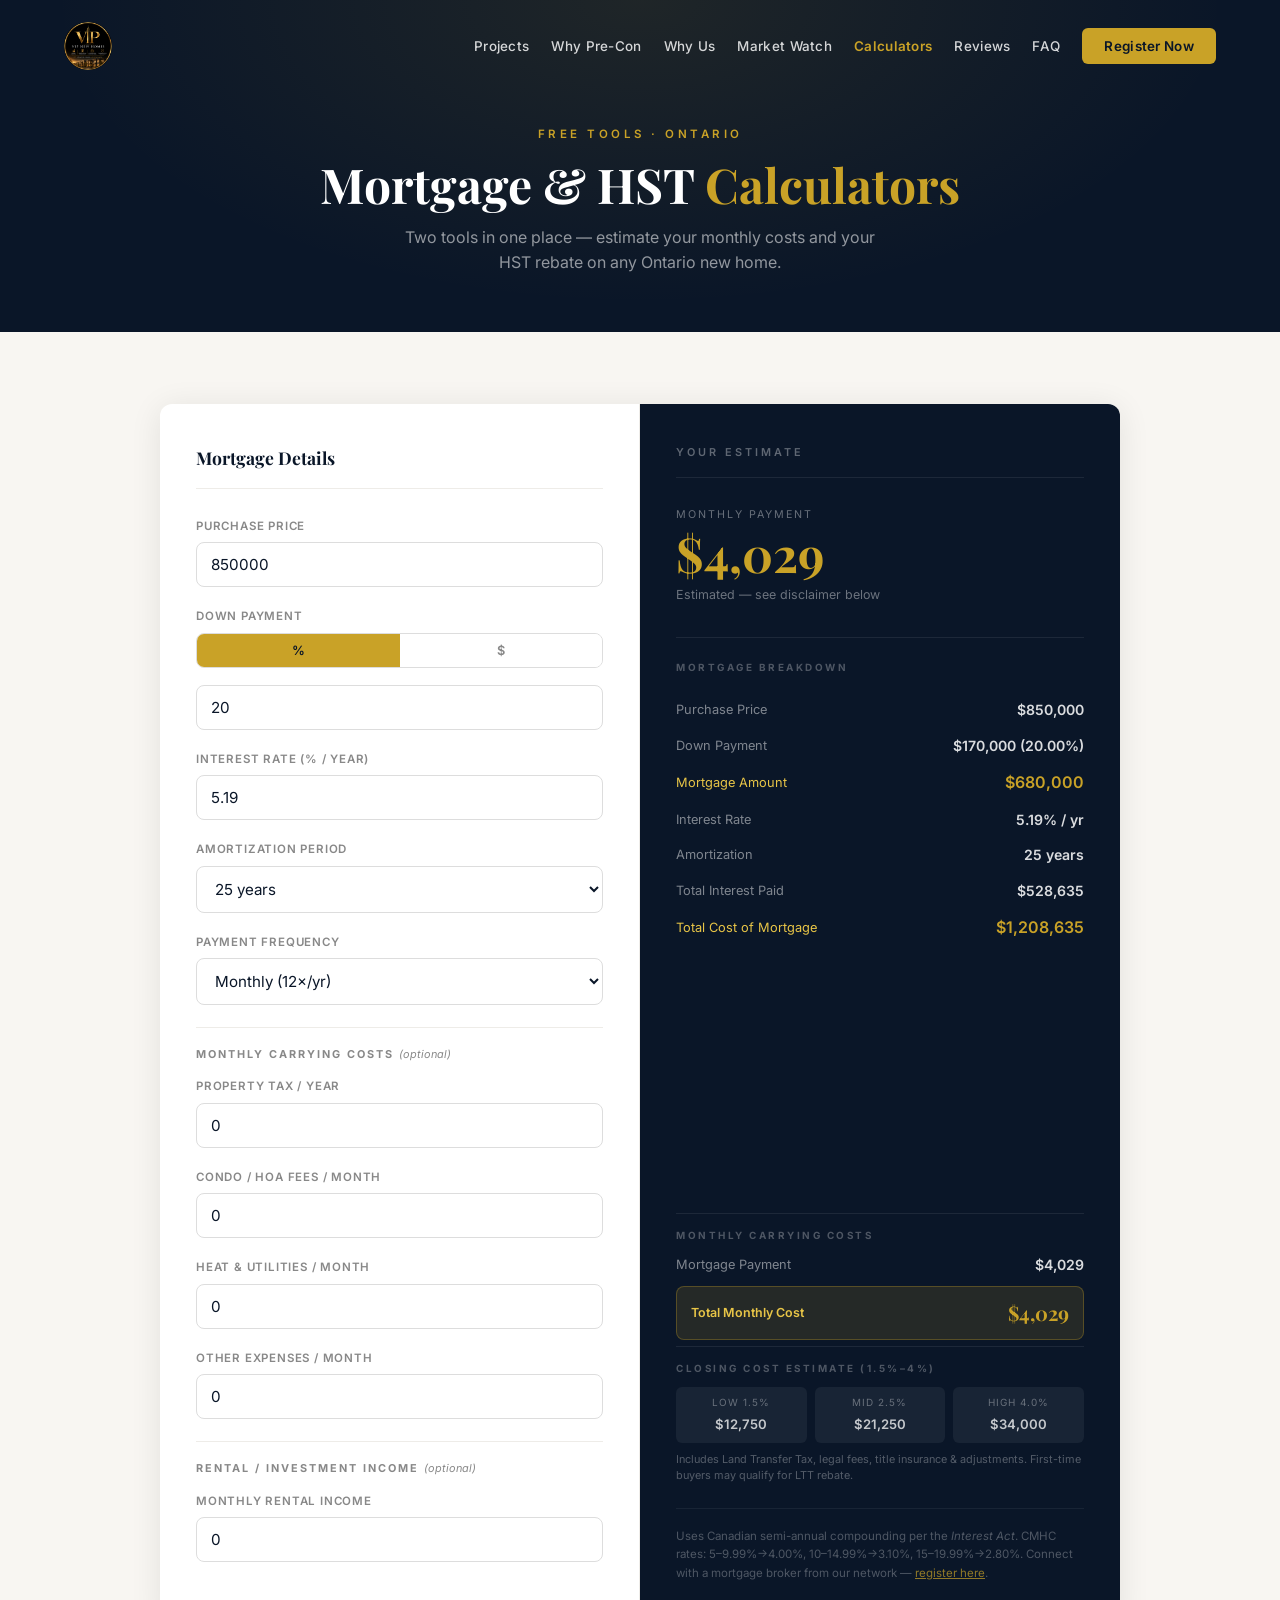
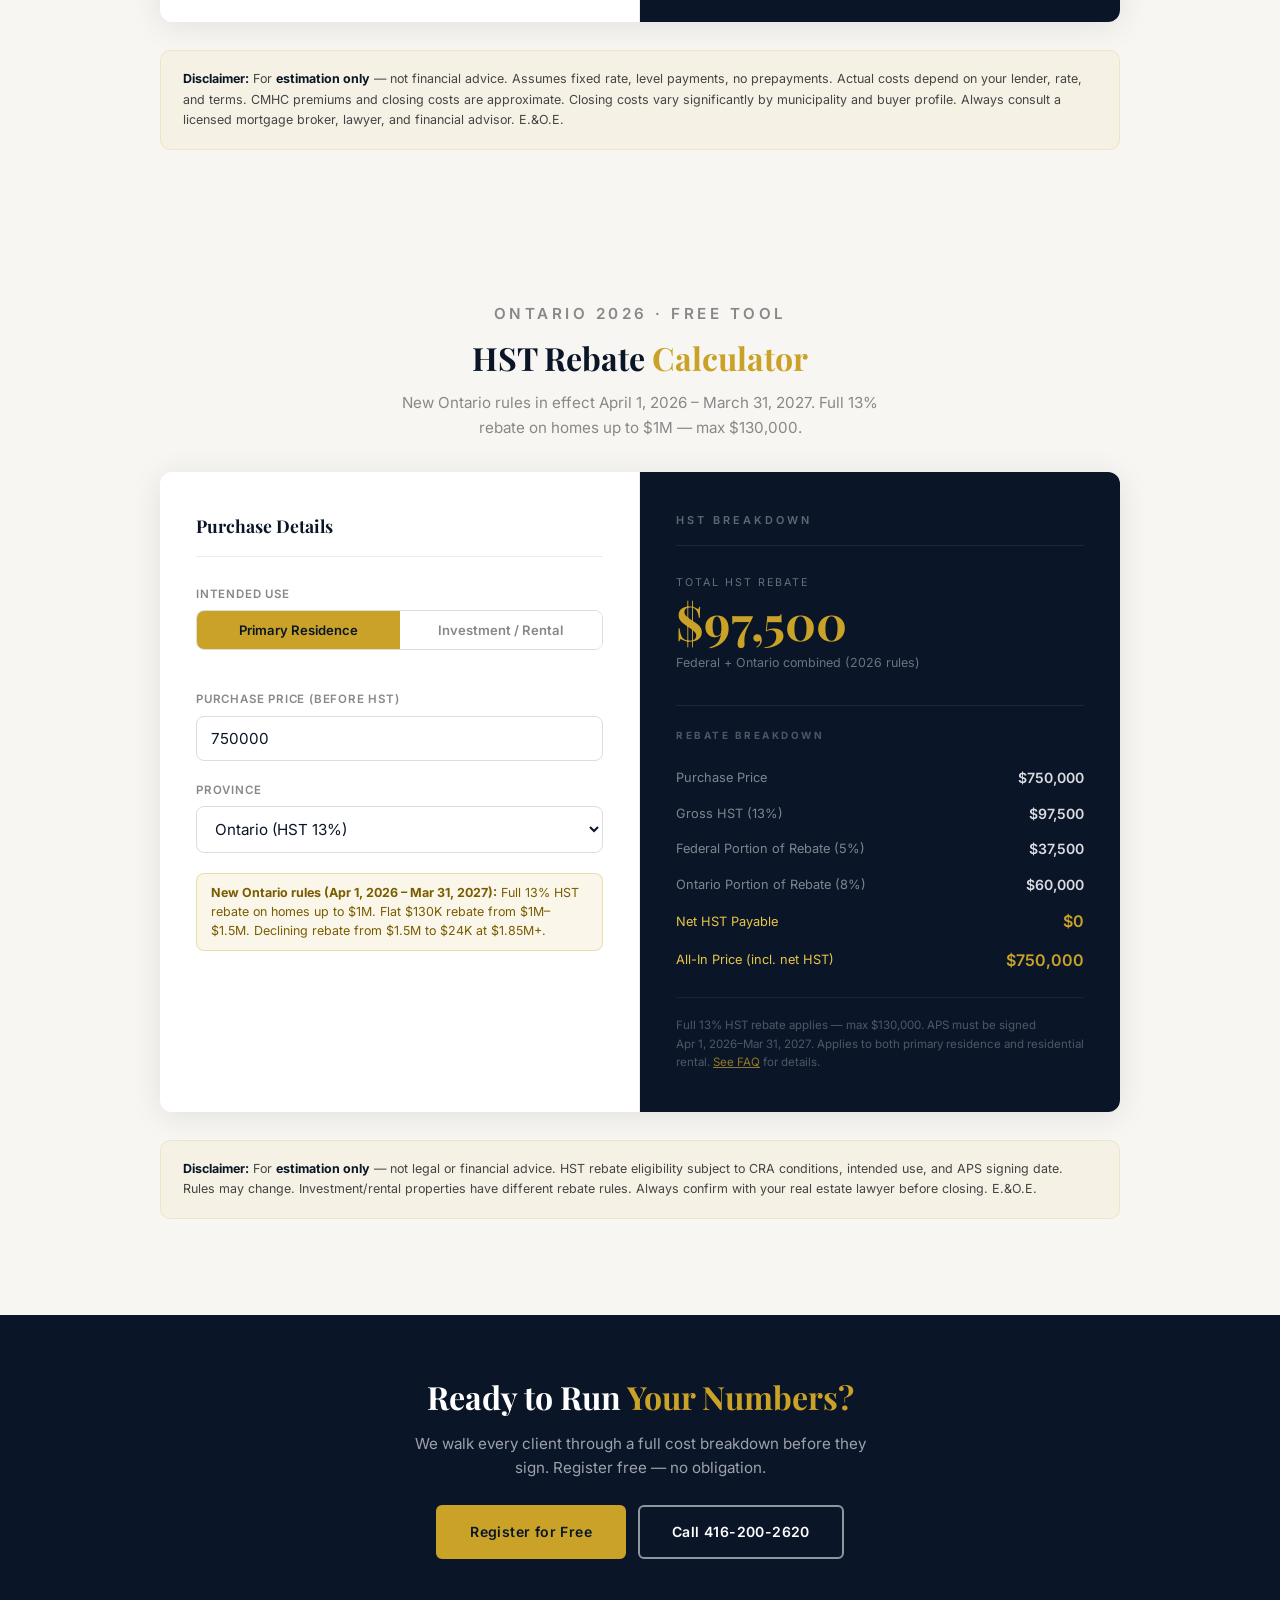
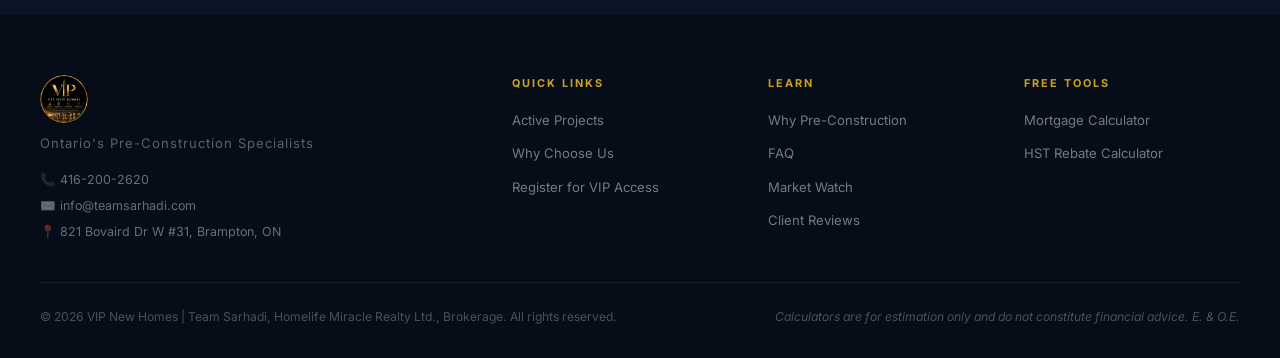
<file: mortgage-calculator.html>
<!DOCTYPE html>
<html lang="en">
<head>
    <meta charset="UTF-8">
    <meta name="viewport" content="width=device-width, initial-scale=1.0">
    <title>Mortgage Calculator Ontario | VIP New Homes | Team Sarhadi</title>
    <meta name="description" content="Free Ontario mortgage payment calculator. Canadian semi-annual compounding, CMHC insurance detection, multiple payment frequencies. Built for pre-construction buyers.">

    <!-- SEO -->
    <link rel="canonical" href="https://vipnewhomes.ca/mortgage-calculator.html">
    <meta property="og:type" content="website">
    <meta property="og:url" content="https://vipnewhomes.ca/mortgage-calculator.html">
    <meta property="og:title" content="Mortgage Calculator Ontario | VIP New Homes">
    <meta property="og:description" content="Free Ontario mortgage payment calculator with Canadian semi-annual compounding, CMHC insurance, and multiple payment frequencies.">
    <meta property="og:site_name" content="VIP New Homes | Team Sarhadi">
    <meta property="og:image" content="https://vipnewhomes.ca/images/vip-banner.png">
    <meta property="og:image:alt" content="VIP New Homes — Strategic Access. Stronger Investments.">
    <meta name="twitter:card" content="summary_large_image">
    <meta name="twitter:image" content="https://vipnewhomes.ca/images/vip-banner.png">
    <meta name="twitter:title" content="Mortgage Calculator Ontario | VIP New Homes">
    <meta name="twitter:description" content="Free Ontario mortgage calculator — Canadian semi-annual compounding, CMHC detection, all payment frequencies.">

    <!-- Structured Data: WebApplication -->
    <script type="application/ld+json">
    {
      "@context": "https://schema.org",
      "@type": "WebApplication",
      "name": "Ontario Mortgage Calculator",
      "url": "https://vipnewhomes.ca/mortgage-calculator.html",
      "description": "Free Ontario mortgage payment calculator with Canadian semi-annual compounding, CMHC insurance, and multiple payment frequencies.",
      "applicationCategory": "FinanceApplication",
      "operatingSystem": "Web Browser",
      "offers": { "@type": "Offer", "price": "0", "priceCurrency": "CAD" },
      "provider": {
        "@type": "RealEstateAgent",
        "name": "VIP New Homes | Team Sarhadi",
        "url": "https://vipnewhomes.ca",
        "telephone": "+14162002620"
      }
    }
    </script>

    <!-- ============================================================
         TRACKING PLACEHOLDERS — Activate when IDs are ready
         Step 1: Replace GTM-XXXXXXX with your GTM container ID
         Step 2: Remove the surrounding HTML comment tags
         ============================================================ -->
    <!--
    <script>(function(w,d,s,l,i){w[l]=w[l]||[];w[l].push({'gtm.start':
    new Date().getTime(),event:'gtm.js'});var f=d.getElementsByTagName(s)[0],
    j=d.createElement(s),dl=l!='dataLayer'?'&l='+l:'';j.async=true;j.src=
    'https://www.googletagmanager.com/gtm.js?id='+i+dl;f.parentNode.insertBefore(j,f);
    })(window,document,'script','dataLayer','GTM-XXXXXXX');</script>
    -->
    <!-- ============================================================
         META PIXEL PLACEHOLDER — Activate when Pixel ID is ready
         Step 1: Replace YOUR_PIXEL_ID with your Facebook Pixel ID
         Step 2: Remove the surrounding HTML comment tags
         ============================================================ -->
    <!--
    <script>!function(f,b,e,v,n,t,s){if(f.fbq)return;n=f.fbq=function(){n.callMethod?
    n.callMethod.apply(n,arguments):n.queue.push(arguments)};if(!f._fbq)f._fbq=n;
    n.push=n;n.loaded=!0;n.version='2.0';n.queue=[];t=b.createElement(e);t.async=!0;
    t.src=v;s=b.getElementsByTagName(e)[0];s.parentNode.insertBefore(t,s)}(window,
    document,'script','https://connect.facebook.net/en_US/fbevents.js');
    fbq('init','YOUR_PIXEL_ID');fbq('track','PageView');
    </script>
    <noscript><img height="1" width="1" style="display:none"
    src="https://www.facebook.com/tr?id=YOUR_PIXEL_ID&ev=PageView&noscript=1"></noscript>
    -->

    <link rel="preconnect" href="https://fonts.googleapis.com">
    <link rel="preconnect" href="https://fonts.gstatic.com" crossorigin>
    <link href="https://fonts.googleapis.com/css2?family=Playfair+Display:wght@400;500;600;700&family=Inter:wght@300;400;500;600&display=swap" rel="stylesheet">
    <link rel="stylesheet" href="css/style.css">
    <link rel="stylesheet" href="css/pages.css">
    <link rel="stylesheet" href="css/calculators.css">
</head>
<body>

    <!-- Google Tag Manager (noscript) placeholder -->
    <!--
    <noscript><iframe src="https://www.googletagmanager.com/ns.html?id=GTM-XXXXXXX"
    height="0" width="0" style="display:none;visibility:hidden"></iframe></noscript>
    -->

    <!-- ========== NAVBAR ========== -->
    <nav class="navbar scrolled" id="navbar">
        <div class="nav-container">
            <a href="index.html" class="nav-logo">
                <img src="images/logo-circle.png" alt="VIP New Homes" class="logo-img">
            </a>
            <ul class="nav-links" id="navLinks">
                <li><a href="projects.html">Projects</a></li>
                <li><a href="why-pre-con.html">Why Pre-Con</a></li>
                <li><a href="why-us.html">Why Us</a></li>
                <li><a href="market-watch.html">Market Watch</a></li>
                <li><a href="mortgage-calculator.html" class="active-link">Calculators</a></li>
                <li><a href="reviews.html">Reviews</a></li>
                <li><a href="faq.html">FAQ</a></li>
                <li><a href="index.html#contact" class="nav-cta">Register Now</a></li>
            </ul>
            <button class="hamburger" id="hamburger" aria-label="Menu">
                <span></span><span></span><span></span>
            </button>
        </div>
    </nav>

    <!-- ========== HERO ========== -->
    <section class="page-hero">
        <div class="page-hero-inner">
            <p class="page-hero-tag">Free Tools · Ontario</p>
            <h1 class="page-hero-title">Mortgage &amp; HST <span class="gold">Calculators</span></h1>
            <p class="page-hero-sub">Two tools in one place — estimate your monthly costs and your HST rebate on any Ontario new home.</p>
        </div>
    </section>

    <!-- ======================================================
         MORTGAGE CALCULATOR
    ====================================================== -->
    <section class="calc-section" id="mortgage">
        <div class="calc-inner">

            <div class="calc-card">

                <!-- ── Inputs ── -->
                <div class="calc-inputs">
                    <p class="calc-inputs-title">Mortgage Details</p>

                    <div class="calc-field">
                        <label for="mc-price">Purchase Price</label>
                        <input type="number" id="mc-price" placeholder="850,000" min="100000" max="5000000" step="5000" value="850000">
                    </div>

                    <div class="calc-field">
                        <label>Down Payment</label>
                        <div class="dp-toggle" id="dpToggle">
                            <button class="dp-tab active" data-mode="percent">%</button>
                            <button class="dp-tab" data-mode="dollar">$</button>
                        </div>
                        <input type="number" id="mc-dp" placeholder="20" min="5" step="0.5" value="20">
                        <div class="cmhc-notice" id="cmhcNotice">
                            <strong>CMHC Insurance applies.</strong> Down payments under 20% require mortgage default insurance. The premium is added to your mortgage principal.
                        </div>
                    </div>

                    <div class="calc-field">
                        <label for="mc-rate">Interest Rate (% / year)</label>
                        <input type="number" id="mc-rate" placeholder="5.19" min="0.5" max="20" step="0.05" value="5.19">
                    </div>

                    <div class="calc-field">
                        <label for="mc-amort">Amortization Period</label>
                        <select id="mc-amort">
                            <option value="30">30 years</option>
                            <option value="25" selected>25 years</option>
                            <option value="20">20 years</option>
                            <option value="15">15 years</option>
                            <option value="10">10 years</option>
                        </select>
                    </div>

                    <div class="calc-field">
                        <label for="mc-freq">Payment Frequency</label>
                        <select id="mc-freq">
                            <option value="monthly" selected>Monthly (12×/yr)</option>
                            <option value="semimonthly">Semi-Monthly (24×/yr)</option>
                            <option value="biweekly">Bi-Weekly (26×/yr)</option>
                            <option value="weekly">Weekly (52×/yr)</option>
                            <option value="accel-biweekly">Accelerated Bi-Weekly</option>
                            <option value="accel-weekly">Accelerated Weekly</option>
                        </select>
                    </div>

                    <!-- Monthly Expenses -->
                    <div class="calc-inputs-group">
                        <p class="calc-inputs-group-title">Monthly Carrying Costs <em style="font-weight:400;text-transform:none;letter-spacing:0;">(optional)</em></p>

                        <div class="calc-field">
                            <label for="mc-tax">Property Tax / year</label>
                            <input type="number" id="mc-tax" placeholder="e.g. 6,500" min="0" step="100" value="0">
                        </div>

                        <div class="calc-field">
                            <label for="mc-condo">Condo / HOA Fees / month</label>
                            <input type="number" id="mc-condo" placeholder="e.g. 450" min="0" step="10" value="0">
                        </div>

                        <div class="calc-field">
                            <label for="mc-heat">Heat &amp; Utilities / month</label>
                            <input type="number" id="mc-heat" placeholder="e.g. 200" min="0" step="10" value="0">
                        </div>

                        <div class="calc-field">
                            <label for="mc-other">Other Expenses / month</label>
                            <input type="number" id="mc-other" placeholder="e.g. 150" min="0" step="10" value="0">
                        </div>
                    </div>

                    <!-- Rental Income -->
                    <div class="calc-inputs-group">
                        <p class="calc-inputs-group-title">Rental / Investment Income <em style="font-weight:400;text-transform:none;letter-spacing:0;">(optional)</em></p>

                        <div class="calc-field">
                            <label for="mc-rental">Monthly Rental Income</label>
                            <input type="number" id="mc-rental" placeholder="e.g. 2,500" min="0" step="50" value="0">
                        </div>
                    </div>

                </div>

                <!-- ── Results ── -->
                <div class="calc-results">
                    <p class="calc-results-title">Your Estimate</p>

                    <p class="result-primary-label" id="mc-freq-label">Monthly Payment</p>
                    <p class="result-primary-value" id="mc-payment">$0</p>
                    <p class="result-primary-sub">Estimated — see disclaimer below</p>

                    <!-- Section 1: Mortgage Breakdown -->
                    <div class="result-breakdown">
                        <p class="result-section-label">Mortgage Breakdown</p>
                        <div class="result-row">
                            <span class="result-row-label">Purchase Price</span>
                            <span class="result-row-value" id="mc-r-price">—</span>
                        </div>
                        <div class="result-row">
                            <span class="result-row-label">Down Payment</span>
                            <span class="result-row-value" id="mc-r-dp">—</span>
                        </div>
                        <div class="result-row" id="mc-cmhc-row" style="display:none;">
                            <span class="result-row-label">CMHC Insurance Premium</span>
                            <span class="result-row-value" id="mc-r-cmhc">—</span>
                        </div>
                        <div class="result-row highlight">
                            <span class="result-row-label">Mortgage Amount</span>
                            <span class="result-row-value" id="mc-r-mortgage">—</span>
                        </div>
                        <div class="result-row">
                            <span class="result-row-label">Interest Rate</span>
                            <span class="result-row-value" id="mc-r-rate">—</span>
                        </div>
                        <div class="result-row">
                            <span class="result-row-label">Amortization</span>
                            <span class="result-row-value" id="mc-r-amort">—</span>
                        </div>
                        <div class="result-row">
                            <span class="result-row-label">Total Interest Paid</span>
                            <span class="result-row-value" id="mc-r-interest">—</span>
                        </div>
                        <div class="result-row highlight">
                            <span class="result-row-label">Total Cost of Mortgage</span>
                            <span class="result-row-value" id="mc-r-total">—</span>
                        </div>
                    </div>

                    <!-- Section 2: Monthly Carrying Costs -->
                    <div class="result-section">
                        <p class="result-section-label">Monthly Carrying Costs</p>
                        <div class="result-row">
                            <span class="result-row-label" id="mc-r-pmt-label">Mortgage Payment</span>
                            <span class="result-row-value" id="mc-r-pmt-mo">—</span>
                        </div>
                        <div class="result-row" id="mc-r-tax-row" style="display:none;">
                            <span class="result-row-label">Property Tax</span>
                            <span class="result-row-value" id="mc-r-tax">—</span>
                        </div>
                        <div class="result-row" id="mc-r-condo-row" style="display:none;">
                            <span class="result-row-label">Condo / HOA Fees</span>
                            <span class="result-row-value" id="mc-r-condo">—</span>
                        </div>
                        <div class="result-row" id="mc-r-heat-row" style="display:none;">
                            <span class="result-row-label">Heat &amp; Utilities</span>
                            <span class="result-row-value" id="mc-r-heat">—</span>
                        </div>
                        <div class="result-row" id="mc-r-other-row" style="display:none;">
                            <span class="result-row-label">Other Expenses</span>
                            <span class="result-row-value" id="mc-r-other">—</span>
                        </div>
                        <div class="result-row" id="mc-r-rental-row" style="display:none;">
                            <span class="result-row-label">Less: Rental Income</span>
                            <span class="result-row-value" id="mc-r-rental" style="color:#4ade80;">—</span>
                        </div>
                        <div class="result-total-box">
                            <span class="result-total-box-label">Total Monthly Cost</span>
                            <span class="result-total-box-value" id="mc-r-monthly-total">—</span>
                        </div>
                    </div>

                    <!-- Section 3: Closing Cost Estimate -->
                    <div class="result-section">
                        <p class="result-section-label">Closing Cost Estimate (1.5%–4%)</p>
                        <div class="closing-grid">
                            <div class="closing-item">
                                <p class="closing-item-range">Low 1.5%</p>
                                <p class="closing-item-value" id="mc-r-close-lo">—</p>
                            </div>
                            <div class="closing-item">
                                <p class="closing-item-range">Mid 2.5%</p>
                                <p class="closing-item-value" id="mc-r-close-mid">—</p>
                            </div>
                            <div class="closing-item">
                                <p class="closing-item-range">High 4.0%</p>
                                <p class="closing-item-value" id="mc-r-close-hi">—</p>
                            </div>
                        </div>
                        <p style="font-size:0.68rem;color:rgba(255,255,255,0.3);margin-top:8px;line-height:1.5;">Includes Land Transfer Tax, legal fees, title insurance &amp; adjustments. First-time buyers may qualify for LTT rebate.</p>
                    </div>

                    <p class="result-note">
                        Uses Canadian semi-annual compounding per the <em>Interest Act</em>. CMHC rates: 5–9.99%→4.00%, 10–14.99%→3.10%, 15–19.99%→2.80%. Connect with a mortgage broker from our network — <a href="index.html#contact">register here</a>.
                    </p>
                </div>
            </div>

            <div class="calc-disclaimer">
                <strong>Disclaimer:</strong> For <strong>estimation only</strong> — not financial advice. Assumes fixed rate, level payments, no prepayments. Actual costs depend on your lender, rate, and terms. CMHC premiums and closing costs are approximate. Closing costs vary significantly by municipality and buyer profile. Always consult a licensed mortgage broker, lawyer, and financial advisor. E.&amp;O.E.
            </div>

        </div>
    </section>

    <!-- ======================================================
         HST REBATE CALCULATOR (inline — always visible)
    ====================================================== -->
    <div class="calc-section-header" id="hst">
        <p class="section-tag">Ontario 2026 · Free Tool</p>
        <h2>HST Rebate <span class="gold">Calculator</span></h2>
        <p>New Ontario rules in effect April 1, 2026 – March 31, 2027. Full 13% rebate on homes up to $1M — max $130,000.</p>
    </div>

    <section class="calc-section" style="padding-top:24px;">
        <div class="calc-inner">

            <div class="calc-card">

                <!-- ── Inputs ── -->
                <div class="calc-inputs">
                    <p class="calc-inputs-title">Purchase Details</p>

                    <div class="calc-field">
                        <label>Intended Use</label>
                        <div class="use-toggle" id="useToggle">
                            <button class="use-tab active" data-mode="primary">Primary Residence</button>
                            <button class="use-tab" data-mode="investment">Investment / Rental</button>
                        </div>
                    </div>

                    <div class="calc-field">
                        <label for="hst-price">Purchase Price (before HST)</label>
                        <input type="number" id="hst-price" placeholder="750,000" min="100000" max="5000000" step="5000" value="750000">
                    </div>

                    <div class="calc-field">
                        <label for="hst-province">Province</label>
                        <select id="hst-province">
                            <option value="ON" selected>Ontario (HST 13%)</option>
                        </select>
                    </div>

                    <div class="cmhc-notice show" id="hst-info" style="margin-top:4px;">
                        <strong>New Ontario rules (Apr 1, 2026 – Mar 31, 2027):</strong> Full 13% HST rebate on homes up to $1M. Flat $130K rebate from $1M–$1.5M. Declining rebate from $1.5M to $24K at $1.85M+.
                    </div>
                </div>

                <!-- ── Results ── -->
                <div class="calc-results">
                    <p class="calc-results-title">HST Breakdown</p>

                    <p class="result-primary-label">Total HST Rebate</p>
                    <p class="result-primary-value" id="hst-total-rebate">$0</p>
                    <p class="result-primary-sub" id="hst-rebate-sub">Federal + Ontario combined</p>

                    <div class="result-breakdown">
                        <p class="result-section-label">Rebate Breakdown</p>
                        <div class="result-row">
                            <span class="result-row-label">Purchase Price</span>
                            <span class="result-row-value" id="hst-r-price">—</span>
                        </div>
                        <div class="result-row">
                            <span class="result-row-label">Gross HST (13%)</span>
                            <span class="result-row-value" id="hst-r-gross">—</span>
                        </div>
                        <div class="result-row">
                            <span class="result-row-label">Federal Portion of Rebate (5%)</span>
                            <span class="result-row-value" id="hst-r-fed">—</span>
                        </div>
                        <div class="result-row">
                            <span class="result-row-label">Ontario Portion of Rebate (8%)</span>
                            <span class="result-row-value" id="hst-r-ont">—</span>
                        </div>
                        <div class="result-row highlight">
                            <span class="result-row-label">Net HST Payable</span>
                            <span class="result-row-value" id="hst-r-net">—</span>
                        </div>
                        <div class="result-row highlight">
                            <span class="result-row-label">All-In Price (incl. net HST)</span>
                            <span class="result-row-value" id="hst-r-allin">—</span>
                        </div>
                    </div>

                    <p class="result-note" id="hst-note">
                        New Ontario rules: full 13% rebate on homes ≤$1M (max $130K). Flat $130K rebate $1M–$1.5M. Declines proportionally from $1.5M to $24K at $1.85M. Above $1.85M: $24K rebate. Eligibility requires APS signed Apr 1, 2026–Mar 31, 2027. <a href="faq.html">See FAQ</a> for details.
                    </p>
                </div>
            </div>

            <div class="calc-disclaimer">
                <strong>Disclaimer:</strong> For <strong>estimation only</strong> — not legal or financial advice. HST rebate eligibility subject to CRA conditions, intended use, and APS signing date. Rules may change. Investment/rental properties have different rebate rules. Always confirm with your real estate lawyer before closing. E.&amp;O.E.
            </div>

        </div>
    </section>

    <!-- ========== CTA ========== -->
    <section class="hiw-cta">
        <div class="hiw-cta-inner">
            <h2>Ready to Run <span class="gold">Your Numbers?</span></h2>
            <p>We walk every client through a full cost breakdown before they sign. Register free — no obligation.</p>
            <div class="hiw-cta-btns">
                <a href="index.html#contact" class="btn btn-primary">Register for Free</a>
                <a href="tel:4162002620" class="btn btn-outline">Call 416-200-2620</a>
            </div>
        </div>
    </section>

    <!-- ========== FOOTER ========== -->
    <footer class="footer">
        <div class="footer-inner">
            <div class="footer-cols">
                <div class="footer-col footer-col-brand">
                    <div class="nav-logo">
                        <img src="images/logo-circle.png" alt="VIP New Homes" class="logo-img">
                    </div>
                    <p class="footer-tagline">Ontario's Pre-Construction Specialists</p>
                    <div class="footer-contact-list">
                        <a href="tel:4162002620" class="footer-contact-link">📞 416-200-2620</a>
                        <a href="mailto:info@teamsarhadi.com" class="footer-contact-link">✉️ info@teamsarhadi.com</a>
                        <span class="footer-contact-link">📍 821 Bovaird Dr W #31, Brampton, ON</span>
                    </div>
                </div>
                <div class="footer-col">
                    <p class="footer-col-title">Quick Links</p>
                    <ul class="footer-col-links">
                        <li><a href="projects.html">Active Projects</a></li>
                        <li><a href="why-us.html">Why Choose Us</a></li>
                        <li><a href="index.html#contact">Register for VIP Access</a></li>
                    </ul>
                </div>
                <div class="footer-col">
                    <p class="footer-col-title">Learn</p>
                    <ul class="footer-col-links">
                        <li><a href="why-pre-con.html">Why Pre-Construction</a></li>
                        <li><a href="faq.html">FAQ</a></li>
                        <li><a href="market-watch.html">Market Watch</a></li>
                        <li><a href="reviews.html">Client Reviews</a></li>
                    </ul>
                </div>
                <div class="footer-col">
                    <p class="footer-col-title">Free Tools</p>
                    <ul class="footer-col-links">
                        <li><a href="mortgage-calculator.html">Mortgage Calculator</a></li>
                        <li><a href="hst-calculator.html">HST Rebate Calculator</a></li>
                    </ul>
                </div>
            </div>
            <div class="footer-bottom">
                <p>© 2026 VIP New Homes | Team Sarhadi, Homelife Miracle Realty Ltd., Brokerage. All rights reserved.</p>
                <p class="footer-disc">Calculators are for estimation only and do not constitute financial advice. E. &amp; O.E.</p>
            </div>
        </div>
    </footer>

    <script src="js/main.js"></script>
    <script>
    /* ============================================================
       VIP New Homes — Combined Calculators
       1. Ontario Mortgage Calculator (Canadian semi-annual compounding)
       2. Ontario New Home HST Rebate Calculator (2026 rules)
       ============================================================ */

    // ── Utility helpers ────────────────────────────────────────
    const fmt = n => {
        const abs = Math.abs(Math.round(n));
        return (n < 0 ? '-' : '') + '$' + abs.toLocaleString('en-CA');
    };
    const pct = n => (Math.round(n * 100) / 100).toFixed(2) + '%';

    // ── MORTGAGE CALCULATOR ────────────────────────────────────

    // Effective monthly rate from nominal annual (semi-annual compounding, Interest Act)
    function monthlyRate(annualPct) {
        return Math.pow(1 + annualPct / 200, 1 / 6) - 1;
    }

    // Standard level-payment formula
    function payment(P, r, n) {
        if (r === 0) return P / n;
        return P * r * Math.pow(1 + r, n) / (Math.pow(1 + r, n) - 1);
    }

    // CMHC insurance premium rate
    function cmhcRate(dpPct) {
        if (dpPct >= 20) return 0;
        if (dpPct >= 15) return 0.028;
        if (dpPct >= 10) return 0.031;
        return 0.04;
    }

    let dpMode = 'percent';

    function calcMortgage() {
        const price  = parseFloat(document.getElementById('mc-price').value)  || 0;
        const dpVal  = parseFloat(document.getElementById('mc-dp').value)     || 0;
        const rate   = parseFloat(document.getElementById('mc-rate').value)   || 0;
        const amort  = parseInt(document.getElementById('mc-amort').value)    || 25;
        const freq   = document.getElementById('mc-freq').value;

        // Optional carrying costs
        const taxYear = parseFloat(document.getElementById('mc-tax').value)    || 0;
        const condo   = parseFloat(document.getElementById('mc-condo').value)  || 0;
        const heat    = parseFloat(document.getElementById('mc-heat').value)   || 0;
        const other   = parseFloat(document.getElementById('mc-other').value)  || 0;
        const rental  = parseFloat(document.getElementById('mc-rental').value) || 0;

        // Down payment
        let dpAmount, dpPct;
        if (dpMode === 'percent') {
            dpPct    = dpVal;
            dpAmount = price * dpVal / 100;
        } else {
            dpAmount = dpVal;
            dpPct    = price > 0 ? (dpVal / price) * 100 : 0;
        }

        // CMHC
        const insuredMortgage = price - dpAmount;
        const cmhcRt   = cmhcRate(dpPct);
        const cmhcAmt  = insuredMortgage * cmhcRt;
        const principal = insuredMortgage + cmhcAmt;

        const hasCmhc = cmhcRt > 0 && price > 0;
        document.getElementById('cmhcNotice').classList.toggle('show', hasCmhc);
        document.getElementById('mc-cmhc-row').style.display = hasCmhc ? 'flex' : 'none';

        // Monthly rate
        const rm = monthlyRate(rate);
        const monthlyPmt = payment(principal, rm, amort * 12);

        let pmt, periodsPerYear, freqLabel, monthlyEquiv;

        switch (freq) {
            case 'monthly':
                pmt = monthlyPmt; periodsPerYear = 12;
                freqLabel = 'Monthly Payment'; monthlyEquiv = pmt;
                break;
            case 'semimonthly': {
                const rsm = Math.pow(1 + rm, 0.5) - 1;
                pmt = payment(principal, rsm, amort * 24);
                periodsPerYear = 24; freqLabel = 'Semi-Monthly Payment';
                monthlyEquiv = pmt * 2; break;
            }
            case 'biweekly': {
                const rbw = Math.pow(1 + rm, 6 / 13) - 1;
                pmt = payment(principal, rbw, amort * 26);
                periodsPerYear = 26; freqLabel = 'Bi-Weekly Payment';
                monthlyEquiv = pmt * 26 / 12; break;
            }
            case 'weekly': {
                const rw = Math.pow(1 + rm, 3 / 13) - 1;
                pmt = payment(principal, rw, amort * 52);
                periodsPerYear = 52; freqLabel = 'Weekly Payment';
                monthlyEquiv = pmt * 52 / 12; break;
            }
            case 'accel-biweekly':
                pmt = monthlyPmt / 2; periodsPerYear = 26;
                freqLabel = 'Accel. Bi-Weekly Payment';
                monthlyEquiv = pmt * 26 / 12; break;
            case 'accel-weekly':
                pmt = monthlyPmt / 4; periodsPerYear = 52;
                freqLabel = 'Accel. Weekly Payment';
                monthlyEquiv = pmt * 52 / 12; break;
            default:
                pmt = monthlyPmt; periodsPerYear = 12;
                freqLabel = 'Monthly Payment'; monthlyEquiv = pmt;
        }

        const annualPayment  = pmt * periodsPerYear;
        const totalPaid      = annualPayment * amort;
        const totalInterest  = totalPaid - principal;

        // ── Primary results ──
        document.getElementById('mc-freq-label').textContent    = freqLabel;
        document.getElementById('mc-payment').textContent       = fmt(pmt);

        // ── Mortgage breakdown rows ──
        document.getElementById('mc-r-price').textContent       = fmt(price);
        document.getElementById('mc-r-dp').textContent          = fmt(dpAmount) + ' (' + pct(dpPct) + ')';
        document.getElementById('mc-r-cmhc').textContent        = fmt(cmhcAmt);
        document.getElementById('mc-r-mortgage').textContent    = fmt(principal);
        document.getElementById('mc-r-rate').textContent        = pct(rate) + ' / yr';
        document.getElementById('mc-r-amort').textContent       = amort + ' years';
        document.getElementById('mc-r-interest').textContent    = fmt(Math.max(0, totalInterest));
        document.getElementById('mc-r-total').textContent       = fmt(totalPaid);

        // ── Monthly carrying costs section ──
        const taxMo = taxYear / 12;
        const pmtLabel = freq === 'monthly' ? 'Mortgage Payment' : 'Mortgage Payment (monthly equiv.)';
        document.getElementById('mc-r-pmt-label').textContent = pmtLabel;
        document.getElementById('mc-r-pmt-mo').textContent    = fmt(monthlyEquiv);

        function setRow(rowId, valId, value) {
            document.getElementById(rowId).style.display = value > 0 ? 'flex' : 'none';
            document.getElementById(valId).textContent = fmt(value);
        }
        setRow('mc-r-tax-row',    'mc-r-tax',    taxMo);
        setRow('mc-r-condo-row',  'mc-r-condo',  condo);
        setRow('mc-r-heat-row',   'mc-r-heat',   heat);
        setRow('mc-r-other-row',  'mc-r-other',  other);
        setRow('mc-r-rental-row', 'mc-r-rental', rental);

        // Total monthly cost (mortgage + carrying − rental)
        const totalMo = monthlyEquiv + taxMo + condo + heat + other - rental;
        const totalEl = document.getElementById('mc-r-monthly-total');
        totalEl.textContent   = fmt(totalMo);
        totalEl.style.color   = totalMo < 0 ? '#4ade80' : '';

        // ── Closing cost estimates ──
        document.getElementById('mc-r-close-lo').textContent  = fmt(price * 0.015);
        document.getElementById('mc-r-close-mid').textContent = fmt(price * 0.025);
        document.getElementById('mc-r-close-hi').textContent  = fmt(price * 0.04);
    }

    // Down payment toggle
    document.querySelectorAll('.dp-tab').forEach(btn => {
        btn.addEventListener('click', () => {
            const price   = parseFloat(document.getElementById('mc-price').value) || 0;
            const dpInput = document.getElementById('mc-dp');
            const current = parseFloat(dpInput.value) || 0;

            document.querySelectorAll('.dp-tab').forEach(b => b.classList.remove('active'));
            btn.classList.add('active');

            if (btn.dataset.mode === 'dollar' && dpMode === 'percent') {
                dpMode = 'dollar';
                dpInput.value = Math.round(price * current / 100);
                dpInput.placeholder = '170,000';
            } else if (btn.dataset.mode === 'percent' && dpMode === 'dollar') {
                dpMode = 'percent';
                dpInput.value = price > 0 ? (Math.round(current / price * 1000) / 10) : 20;
                dpInput.placeholder = '20';
            }
            calcMortgage();
        });
    });

    // Listen to all mortgage inputs
    ['mc-price','mc-dp','mc-rate','mc-amort','mc-freq',
     'mc-tax','mc-condo','mc-heat','mc-other','mc-rental'].forEach(id => {
        const el = document.getElementById(id);
        if (el) el.addEventListener('input', calcMortgage);
    });

    // ── HST REBATE CALCULATOR ──────────────────────────────────
    // Ontario 2026 rules — APS signed Apr 1, 2026 – Mar 31, 2027
    // ≤$1M:          Full 13% rebate (max $130,000)
    // $1M–$1.5M:     Flat $130,000
    // $1.5M–$1.85M:  Declining $130K → $24K proportionally
    // >$1.85M:        $24,000 (existing rebate)
    // Applies to primary residence AND residential rental property

    let useMode = 'primary';

    function calcHSTRebate(price) {
        if (price <= 1000000) {
            return price * 0.13;
        } else if (price <= 1500000) {
            return 130000;
        } else if (price <= 1850000) {
            return 130000 - 106000 * (price - 1500000) / 350000;
        }
        return 24000;
    }

    function calcHST() {
        const price      = parseFloat(document.getElementById('hst-price').value) || 0;
        const grossHST   = price * 0.13;
        const totalRebate = calcHSTRebate(price);
        const fedRebate  = totalRebate * (5 / 13);
        const ontRebate  = totalRebate * (8 / 13);
        const netHST     = grossHST - totalRebate;
        const allIn      = price + Math.max(0, netHST);

        let noteText;
        if (price <= 1000000) {
            noteText = 'Full 13% HST rebate applies — max $130,000. APS must be signed Apr 1, 2026–Mar 31, 2027. Applies to both primary residence and residential rental.';
        } else if (price <= 1500000) {
            noteText = 'Flat $130,000 rebate for homes $1M–$1.5M under new Ontario 2026 rules. APS must be signed Apr 1, 2026–Mar 31, 2027.';
        } else if (price <= 1850000) {
            noteText = 'Rebate declines proportionally between $1.5M and $1.85M — from $130,000 down to $24,000. APS must be signed Apr 1, 2026–Mar 31, 2027.';
        } else {
            noteText = 'Existing $24,000 rebate applies for homes above $1.85M. APS must be signed Apr 1, 2026–Mar 31, 2027.';
        }

        document.getElementById('hst-total-rebate').textContent = fmt(totalRebate);
        document.getElementById('hst-rebate-sub').textContent   = 'Federal + Ontario combined (2026 rules)';
        document.getElementById('hst-r-price').textContent      = fmt(price);
        document.getElementById('hst-r-gross').textContent      = fmt(grossHST);
        document.getElementById('hst-r-fed').textContent        = fmt(fedRebate);
        document.getElementById('hst-r-ont').textContent        = fmt(ontRebate);
        document.getElementById('hst-r-net').textContent        = fmt(Math.max(0, netHST));
        document.getElementById('hst-r-allin').textContent      = fmt(allIn);
        document.getElementById('hst-note').innerHTML           = noteText + ' <a href="faq.html">See FAQ</a> for details.';
    }

    // Use toggle (HST)
    document.querySelectorAll('.use-tab').forEach(btn => {
        btn.addEventListener('click', () => {
            document.querySelectorAll('.use-tab').forEach(b => b.classList.remove('active'));
            btn.classList.add('active');
            useMode = btn.dataset.mode;

            const info = document.getElementById('hst-info');
            if (useMode === 'investment') {
                info.innerHTML = '<strong>Investment / Rental:</strong> Under new Ontario 2026 rules, residential rental properties qualify for the same HST rebate as primary residences. Confirm eligibility and details with your real estate lawyer.';
            } else {
                info.innerHTML = '<strong>New Ontario rules (Apr 1, 2026–Mar 31, 2027):</strong> Full 13% HST rebate on homes up to $1M. Flat $130K rebate from $1M–$1.5M. Declining rebate from $1.5M to $24K at $1.85M+.';
            }
            calcHST();
        });
    });

    document.getElementById('hst-price').addEventListener('input', calcHST);

    // ── Initial calculations ───────────────────────────────────
    calcMortgage();
    calcHST();
    </script>
</body>
</html>
</file>
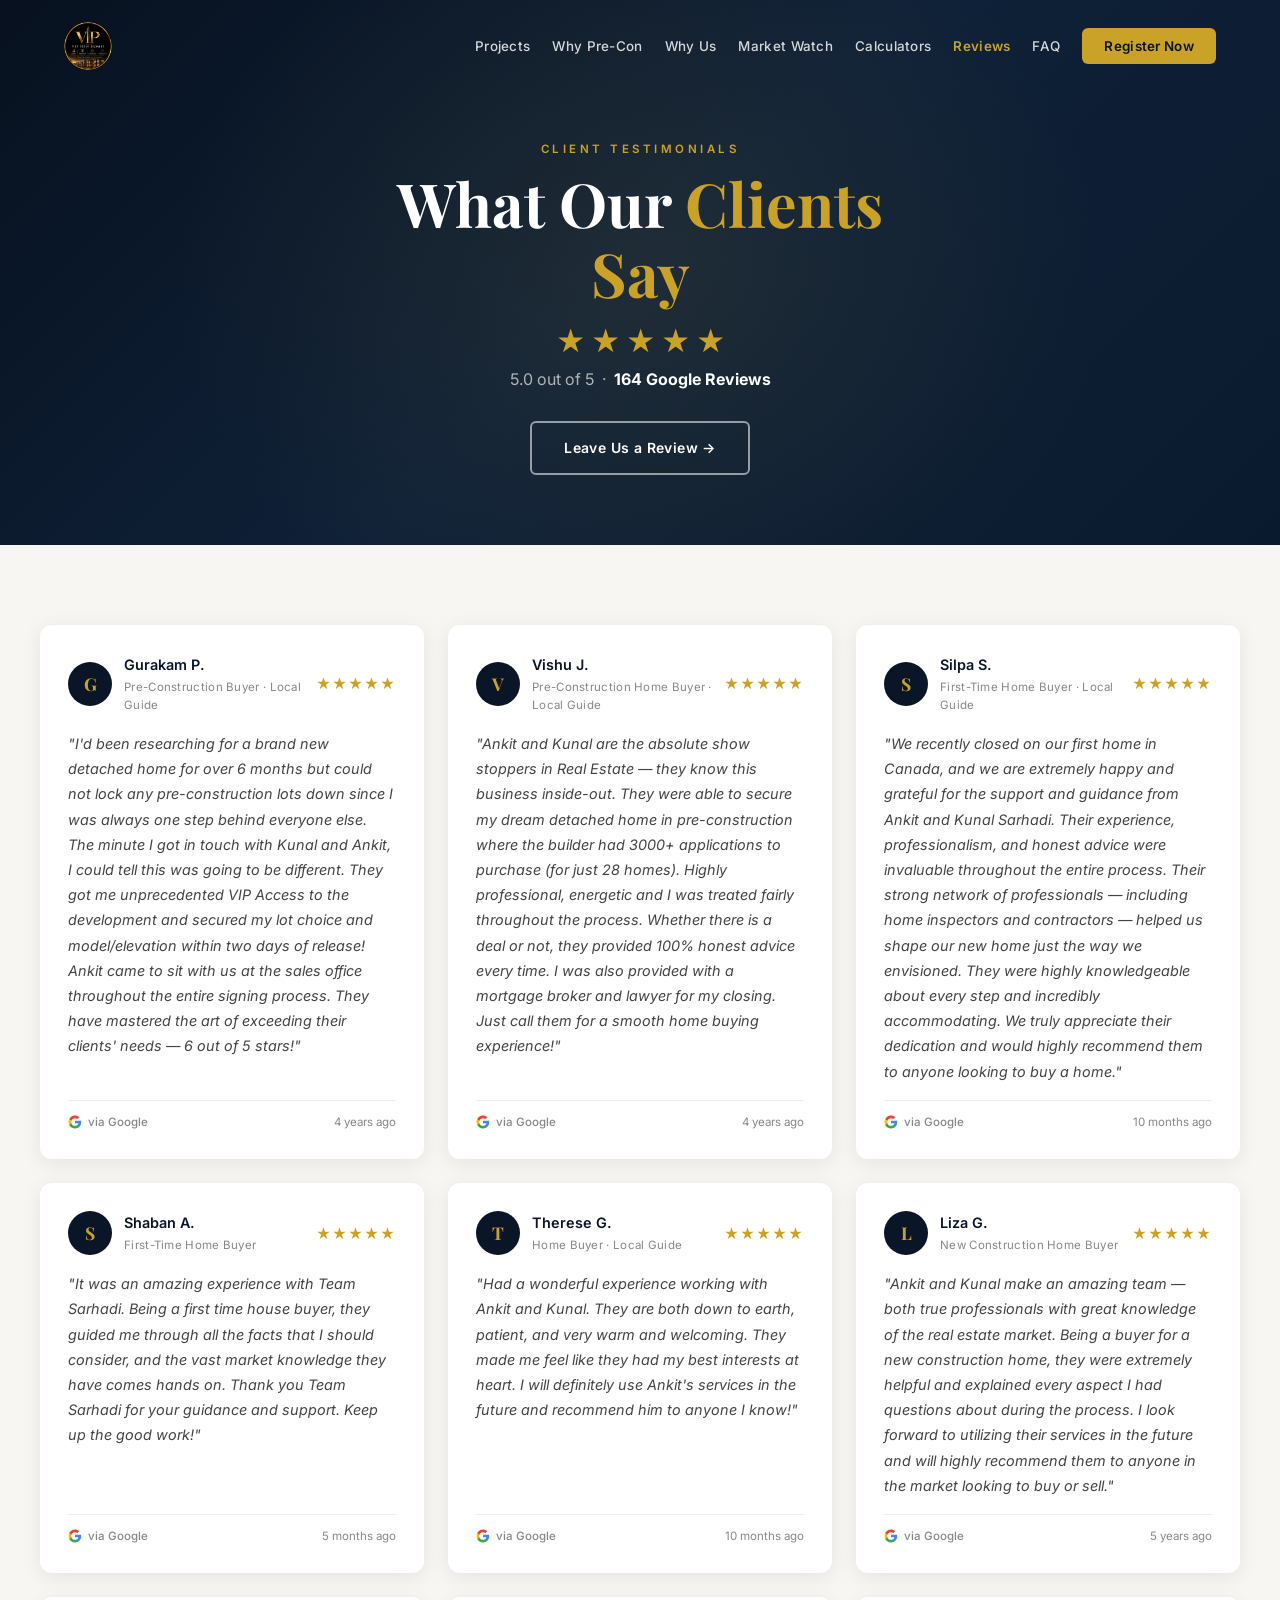
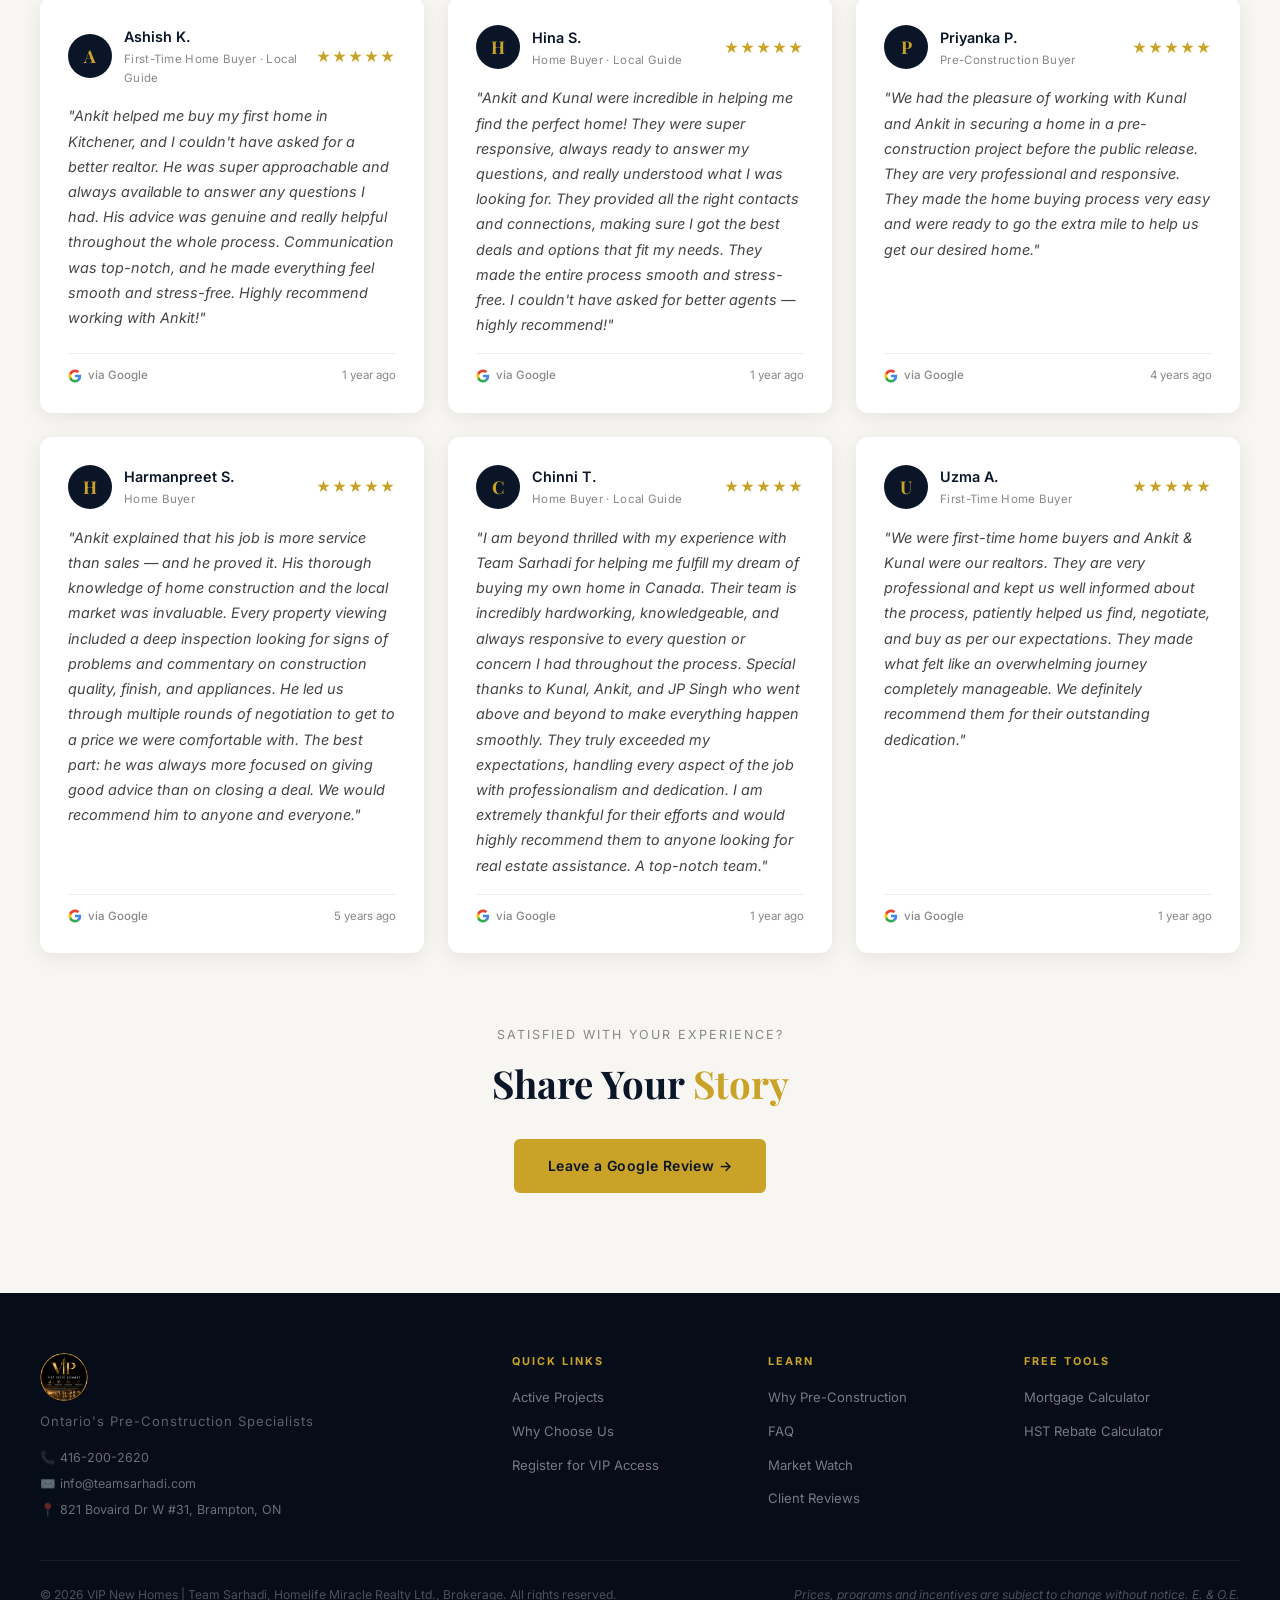
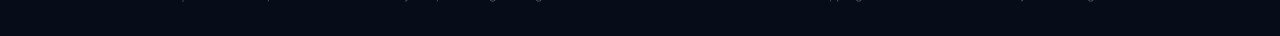
<file: reviews.html>
<!DOCTYPE html>
<html lang="en">
<head>
    <meta charset="UTF-8">
    <meta name="viewport" content="width=device-width, initial-scale=1.0">
    <title>Client Reviews | VIP New Homes | Team Sarhadi Real Estate</title>
    <meta name="description" content="5.0 stars across 164 Google reviews. See what clients say about buying pre-construction homes in Ontario with Team Sarhadi Real Estate.">

    <!-- SEO -->
    <link rel="canonical" href="https://vipnewhomes.ca/reviews.html">
    <meta property="og:type" content="website">
    <meta property="og:url" content="https://vipnewhomes.ca/reviews.html">
    <meta property="og:title" content="Client Reviews | VIP New Homes | Team Sarhadi">
    <meta property="og:description" content="5.0 stars across 164 Google reviews. Real experiences from real pre-construction buyers across Ontario.">
    <meta property="og:site_name" content="VIP New Homes | Team Sarhadi">
    <meta property="og:image" content="https://vipnewhomes.ca/images/vip-banner.png">
    <meta property="og:image:alt" content="VIP New Homes — Strategic Access. Stronger Investments.">
    <meta name="twitter:card" content="summary_large_image">
    <meta name="twitter:image" content="https://vipnewhomes.ca/images/vip-banner.png">
    <meta name="twitter:title" content="Client Reviews | VIP New Homes">
    <meta name="twitter:description" content="5.0★ across 164 Google reviews. See what Ontario pre-construction buyers say about Team Sarhadi.">

    <!-- Structured Data: WebPage + AggregateRating -->
    <script type="application/ld+json">
    {
      "@context": "https://schema.org",
      "@type": "WebPage",
      "name": "Client Reviews | VIP New Homes | Team Sarhadi",
      "url": "https://vipnewhomes.ca/reviews.html",
      "description": "Client testimonials for Team Sarhadi Real Estate — Ontario pre-construction specialists.",
      "about": {
        "@type": "RealEstateAgent",
        "name": "VIP New Homes | Team Sarhadi",
        "url": "https://vipnewhomes.ca",
        "aggregateRating": {
          "@type": "AggregateRating",
          "ratingValue": "5.0",
          "reviewCount": "164",
          "bestRating": "5",
          "worstRating": "1"
        }
      }
    }
    </script>

    <!-- TRACKING PLACEHOLDERS -->
    <!--
    <script>(function(w,d,s,l,i){w[l]=w[l]||[];w[l].push({'gtm.start':
    new Date().getTime(),event:'gtm.js'});var f=d.getElementsByTagName(s)[0],
    j=d.createElement(s),dl=l!='dataLayer'?'&l='+l:'';j.async=true;j.src=
    'https://www.googletagmanager.com/gtm.js?id='+i+dl;f.parentNode.insertBefore(j,f);
    })(window,document,'script','dataLayer','GTM-XXXXXXX');</script>
    -->
    <!--
    <script>!function(f,b,e,v,n,t,s){if(f.fbq)return;n=f.fbq=function(){n.callMethod?
    n.callMethod.apply(n,arguments):n.queue.push(arguments)};if(!f._fbq)f._fbq=n;
    n.push=n;n.loaded=!0;n.version='2.0';n.queue=[];t=b.createElement(e);t.async=!0;
    t.src=v;s=b.getElementsByTagName(e)[0];s.parentNode.insertBefore(t,s)}(window,
    document,'script','https://connect.facebook.net/en_US/fbevents.js');
    fbq('init','YOUR_PIXEL_ID');fbq('track','PageView');
    </script>
    <noscript><img height="1" width="1" style="display:none"
    src="https://www.facebook.com/tr?id=YOUR_PIXEL_ID&ev=PageView&noscript=1"></noscript>
    -->

    <link rel="preconnect" href="https://fonts.googleapis.com">
    <link rel="preconnect" href="https://fonts.gstatic.com" crossorigin>
    <link href="https://fonts.googleapis.com/css2?family=Playfair+Display:wght@400;500;600;700&family=Inter:wght@300;400;500;600&display=swap" rel="stylesheet">
    <link rel="stylesheet" href="css/style.css">
    <link rel="stylesheet" href="css/reviews.css">
</head>
<body>

    <!--
    <noscript><iframe src="https://www.googletagmanager.com/ns.html?id=GTM-XXXXXXX"
    height="0" width="0" style="display:none;visibility:hidden"></iframe></noscript>
    -->

    <!-- ========== NAVBAR ========== -->
    <nav class="navbar scrolled" id="navbar">
        <div class="nav-container">
            <a href="index.html" class="nav-logo">
                <img src="images/logo-circle.png" alt="VIP New Homes" class="logo-img">
            </a>
            <ul class="nav-links" id="navLinks">
                <li><a href="projects.html">Projects</a></li>
                <li><a href="why-pre-con.html">Why Pre-Con</a></li>
                <li><a href="why-us.html">Why Us</a></li>
                <li><a href="market-watch.html">Market Watch</a></li>
                <li><a href="mortgage-calculator.html">Calculators</a></li>
                <li><a href="reviews.html" class="active-link">Reviews</a></li>
                <li><a href="faq.html">FAQ</a></li>
                <li><a href="index.html#contact" class="nav-cta">Register Now</a></li>
            </ul>
            <button class="hamburger" id="hamburger" aria-label="Menu">
                <span></span><span></span><span></span>
            </button>
        </div>
    </nav>

    <!-- ========== REVIEWS HERO ========== -->
    <section class="reviews-hero">
        <div class="rh-bg"></div>
        <div class="rh-content">
            <p class="section-tag">CLIENT TESTIMONIALS</p>
            <h1 class="rh-title">What Our <span class="gold">Clients Say</span></h1>
            <div class="rh-stars">
                <span class="star">★</span><span class="star">★</span><span class="star">★</span><span class="star">★</span><span class="star">★</span>
            </div>
            <p class="rh-rating">5.0 out of 5 &nbsp;·&nbsp; <strong>164 Google Reviews</strong></p>
            <a href="https://share.google/MRnjQGStjf84XjxHq" target="_blank" rel="noopener" class="btn btn-outline rh-btn">Leave Us a Review →</a>
        </div>
    </section>

    <!-- ========== REVIEWS GRID ========== -->
    <section class="reviews-section">
        <div class="reviews-container">

            <div class="review-card">
                <div class="rc-top">
                    <div class="rc-avatar">G</div>
                    <div class="rc-meta">
                        <span class="rc-name">Gurakam P.</span>
                        <span class="rc-type">Pre-Construction Buyer · Local Guide</span>
                    </div>
                    <div class="rc-stars">★★★★★</div>
                </div>
                <p class="rc-text">"I'd been researching for a brand new detached home for over 6 months but could not lock any pre-construction lots down since I was always one step behind everyone else. The minute I got in touch with Kunal and Ankit, I could tell this was going to be different. They got me unprecedented VIP Access to the development and secured my lot choice and model/elevation within two days of release! Ankit came to sit with us at the sales office throughout the entire signing process. They have mastered the art of exceeding their clients' needs — 6 out of 5 stars!"</p>
                <div class="rc-footer">
                    <span class="rc-source">via Google</span>
                    <span class="rc-date">4 years ago</span>
                </div>
            </div>

            <div class="review-card">
                <div class="rc-top">
                    <div class="rc-avatar">V</div>
                    <div class="rc-meta">
                        <span class="rc-name">Vishu J.</span>
                        <span class="rc-type">Pre-Construction Home Buyer · Local Guide</span>
                    </div>
                    <div class="rc-stars">★★★★★</div>
                </div>
                <p class="rc-text">"Ankit and Kunal are the absolute show stoppers in Real Estate — they know this business inside-out. They were able to secure my dream detached home in pre-construction where the builder had 3000+ applications to purchase (for just 28 homes). Highly professional, energetic and I was treated fairly throughout the process. Whether there is a deal or not, they provided 100% honest advice every time. I was also provided with a mortgage broker and lawyer for my closing. Just call them for a smooth home buying experience!"</p>
                <div class="rc-footer">
                    <span class="rc-source">via Google</span>
                    <span class="rc-date">4 years ago</span>
                </div>
            </div>

            <div class="review-card">
                <div class="rc-top">
                    <div class="rc-avatar">S</div>
                    <div class="rc-meta">
                        <span class="rc-name">Silpa S.</span>
                        <span class="rc-type">First-Time Home Buyer · Local Guide</span>
                    </div>
                    <div class="rc-stars">★★★★★</div>
                </div>
                <p class="rc-text">"We recently closed on our first home in Canada, and we are extremely happy and grateful for the support and guidance from Ankit and Kunal Sarhadi. Their experience, professionalism, and honest advice were invaluable throughout the entire process. Their strong network of professionals — including home inspectors and contractors — helped us shape our new home just the way we envisioned. They were highly knowledgeable about every step and incredibly accommodating. We truly appreciate their dedication and would highly recommend them to anyone looking to buy a home."</p>
                <div class="rc-footer">
                    <span class="rc-source">via Google</span>
                    <span class="rc-date">10 months ago</span>
                </div>
            </div>

            <div class="review-card">
                <div class="rc-top">
                    <div class="rc-avatar">S</div>
                    <div class="rc-meta">
                        <span class="rc-name">Shaban A.</span>
                        <span class="rc-type">First-Time Home Buyer</span>
                    </div>
                    <div class="rc-stars">★★★★★</div>
                </div>
                <p class="rc-text">"It was an amazing experience with Team Sarhadi. Being a first time house buyer, they guided me through all the facts that I should consider, and the vast market knowledge they have comes hands on. Thank you Team Sarhadi for your guidance and support. Keep up the good work!"</p>
                <div class="rc-footer">
                    <span class="rc-source">via Google</span>
                    <span class="rc-date">5 months ago</span>
                </div>
            </div>

            <div class="review-card">
                <div class="rc-top">
                    <div class="rc-avatar">T</div>
                    <div class="rc-meta">
                        <span class="rc-name">Therese G.</span>
                        <span class="rc-type">Home Buyer · Local Guide</span>
                    </div>
                    <div class="rc-stars">★★★★★</div>
                </div>
                <p class="rc-text">"Had a wonderful experience working with Ankit and Kunal. They are both down to earth, patient, and very warm and welcoming. They made me feel like they had my best interests at heart. I will definitely use Ankit's services in the future and recommend him to anyone I know!"</p>
                <div class="rc-footer">
                    <span class="rc-source">via Google</span>
                    <span class="rc-date">10 months ago</span>
                </div>
            </div>

            <div class="review-card">
                <div class="rc-top">
                    <div class="rc-avatar">L</div>
                    <div class="rc-meta">
                        <span class="rc-name">Liza G.</span>
                        <span class="rc-type">New Construction Home Buyer</span>
                    </div>
                    <div class="rc-stars">★★★★★</div>
                </div>
                <p class="rc-text">"Ankit and Kunal make an amazing team — both true professionals with great knowledge of the real estate market. Being a buyer for a new construction home, they were extremely helpful and explained every aspect I had questions about during the process. I look forward to utilizing their services in the future and will highly recommend them to anyone in the market looking to buy or sell."</p>
                <div class="rc-footer">
                    <span class="rc-source">via Google</span>
                    <span class="rc-date">5 years ago</span>
                </div>
            </div>

            <div class="review-card">
                <div class="rc-top">
                    <div class="rc-avatar">A</div>
                    <div class="rc-meta">
                        <span class="rc-name">Ashish K.</span>
                        <span class="rc-type">First-Time Home Buyer · Local Guide</span>
                    </div>
                    <div class="rc-stars">★★★★★</div>
                </div>
                <p class="rc-text">"Ankit helped me buy my first home in Kitchener, and I couldn't have asked for a better realtor. He was super approachable and always available to answer any questions I had. His advice was genuine and really helpful throughout the whole process. Communication was top-notch, and he made everything feel smooth and stress-free. Highly recommend working with Ankit!"</p>
                <div class="rc-footer">
                    <span class="rc-source">via Google</span>
                    <span class="rc-date">1 year ago</span>
                </div>
            </div>

            <div class="review-card">
                <div class="rc-top">
                    <div class="rc-avatar">H</div>
                    <div class="rc-meta">
                        <span class="rc-name">Hina S.</span>
                        <span class="rc-type">Home Buyer · Local Guide</span>
                    </div>
                    <div class="rc-stars">★★★★★</div>
                </div>
                <p class="rc-text">"Ankit and Kunal were incredible in helping me find the perfect home! They were super responsive, always ready to answer my questions, and really understood what I was looking for. They provided all the right contacts and connections, making sure I got the best deals and options that fit my needs. They made the entire process smooth and stress-free. I couldn't have asked for better agents — highly recommend!"</p>
                <div class="rc-footer">
                    <span class="rc-source">via Google</span>
                    <span class="rc-date">1 year ago</span>
                </div>
            </div>

            <div class="review-card">
                <div class="rc-top">
                    <div class="rc-avatar">P</div>
                    <div class="rc-meta">
                        <span class="rc-name">Priyanka P.</span>
                        <span class="rc-type">Pre-Construction Buyer</span>
                    </div>
                    <div class="rc-stars">★★★★★</div>
                </div>
                <p class="rc-text">"We had the pleasure of working with Kunal and Ankit in securing a home in a pre-construction project before the public release. They are very professional and responsive. They made the home buying process very easy and were ready to go the extra mile to help us get our desired home."</p>
                <div class="rc-footer">
                    <span class="rc-source">via Google</span>
                    <span class="rc-date">4 years ago</span>
                </div>
            </div>

            <div class="review-card">
                <div class="rc-top">
                    <div class="rc-avatar">H</div>
                    <div class="rc-meta">
                        <span class="rc-name">Harmanpreet S.</span>
                        <span class="rc-type">Home Buyer</span>
                    </div>
                    <div class="rc-stars">★★★★★</div>
                </div>
                <p class="rc-text">"Ankit explained that his job is more service than sales — and he proved it. His thorough knowledge of home construction and the local market was invaluable. Every property viewing included a deep inspection looking for signs of problems and commentary on construction quality, finish, and appliances. He led us through multiple rounds of negotiation to get to a price we were comfortable with. The best part: he was always more focused on giving good advice than on closing a deal. We would recommend him to anyone and everyone."</p>
                <div class="rc-footer">
                    <span class="rc-source">via Google</span>
                    <span class="rc-date">5 years ago</span>
                </div>
            </div>

            <div class="review-card">
                <div class="rc-top">
                    <div class="rc-avatar">C</div>
                    <div class="rc-meta">
                        <span class="rc-name">Chinni T.</span>
                        <span class="rc-type">Home Buyer · Local Guide</span>
                    </div>
                    <div class="rc-stars">★★★★★</div>
                </div>
                <p class="rc-text">"I am beyond thrilled with my experience with Team Sarhadi for helping me fulfill my dream of buying my own home in Canada. Their team is incredibly hardworking, knowledgeable, and always responsive to every question or concern I had throughout the process. Special thanks to Kunal, Ankit, and JP Singh who went above and beyond to make everything happen smoothly. They truly exceeded my expectations, handling every aspect of the job with professionalism and dedication. I am extremely thankful for their efforts and would highly recommend them to anyone looking for real estate assistance. A top-notch team."</p>
                <div class="rc-footer">
                    <span class="rc-source">via Google</span>
                    <span class="rc-date">1 year ago</span>
                </div>
            </div>

            <div class="review-card">
                <div class="rc-top">
                    <div class="rc-avatar">U</div>
                    <div class="rc-meta">
                        <span class="rc-name">Uzma A.</span>
                        <span class="rc-type">First-Time Home Buyer</span>
                    </div>
                    <div class="rc-stars">★★★★★</div>
                </div>
                <p class="rc-text">"We were first-time home buyers and Ankit &amp; Kunal were our realtors. They are very professional and kept us well informed about the process, patiently helped us find, negotiate, and buy as per our expectations. They made what felt like an overwhelming journey completely manageable. We definitely recommend them for their outstanding dedication."</p>
                <div class="rc-footer">
                    <span class="rc-source">via Google</span>
                    <span class="rc-date">1 year ago</span>
                </div>
            </div>

        </div>

        <!-- CTA -->
        <div class="reviews-cta">
            <p class="rcta-sub">Satisfied with your experience?</p>
            <h2 class="rcta-title">Share Your <span class="gold">Story</span></h2>
            <a href="https://share.google/MRnjQGStjf84XjxHq" target="_blank" rel="noopener" class="btn btn-primary">Leave a Google Review →</a>
        </div>
    </section>

    <!-- ========== FOOTER ========== -->
    <footer class="footer">
        <div class="footer-inner">
            <div class="footer-cols">
                <div class="footer-col footer-col-brand">
                    <div class="nav-logo">
                        <img src="images/logo-circle.png" alt="VIP New Homes" class="logo-img">
                    </div>
                    <p class="footer-tagline">Ontario's Pre-Construction Specialists</p>
                    <div class="footer-contact-list">
                        <a href="tel:4162002620" class="footer-contact-link">📞 416-200-2620</a>
                        <a href="mailto:info@teamsarhadi.com" class="footer-contact-link">✉️ info@teamsarhadi.com</a>
                        <span class="footer-contact-link">📍 821 Bovaird Dr W #31, Brampton, ON</span>
                    </div>
                </div>
                <div class="footer-col">
                    <p class="footer-col-title">Quick Links</p>
                    <ul class="footer-col-links">
                        <li><a href="projects.html">Active Projects</a></li>
                        <li><a href="why-us.html">Why Choose Us</a></li>
                        <li><a href="index.html#contact">Register for VIP Access</a></li>
                    </ul>
                </div>
                <div class="footer-col">
                    <p class="footer-col-title">Learn</p>
                    <ul class="footer-col-links">
                        <li><a href="why-pre-con.html">Why Pre-Construction</a></li>
                        <li><a href="faq.html">FAQ</a></li>
                        <li><a href="market-watch.html">Market Watch</a></li>
                        <li><a href="reviews.html">Client Reviews</a></li>
                    </ul>
                </div>
                <div class="footer-col">
                    <p class="footer-col-title">Free Tools</p>
                    <ul class="footer-col-links">
                        <li><a href="mortgage-calculator.html">Mortgage Calculator</a></li>
                        <li><a href="hst-calculator.html">HST Rebate Calculator</a></li>
                    </ul>
                </div>
            </div>
            <div class="footer-bottom">
                <p>© 2026 VIP New Homes | Team Sarhadi, Homelife Miracle Realty Ltd., Brokerage. All rights reserved.</p>
                <p class="footer-disc">Prices, programs and incentives are subject to change without notice. E. &amp; O.E.</p>
            </div>
        </div>
    </footer>

    <script src="js/main.js"></script>
</body>
</html>
</file>
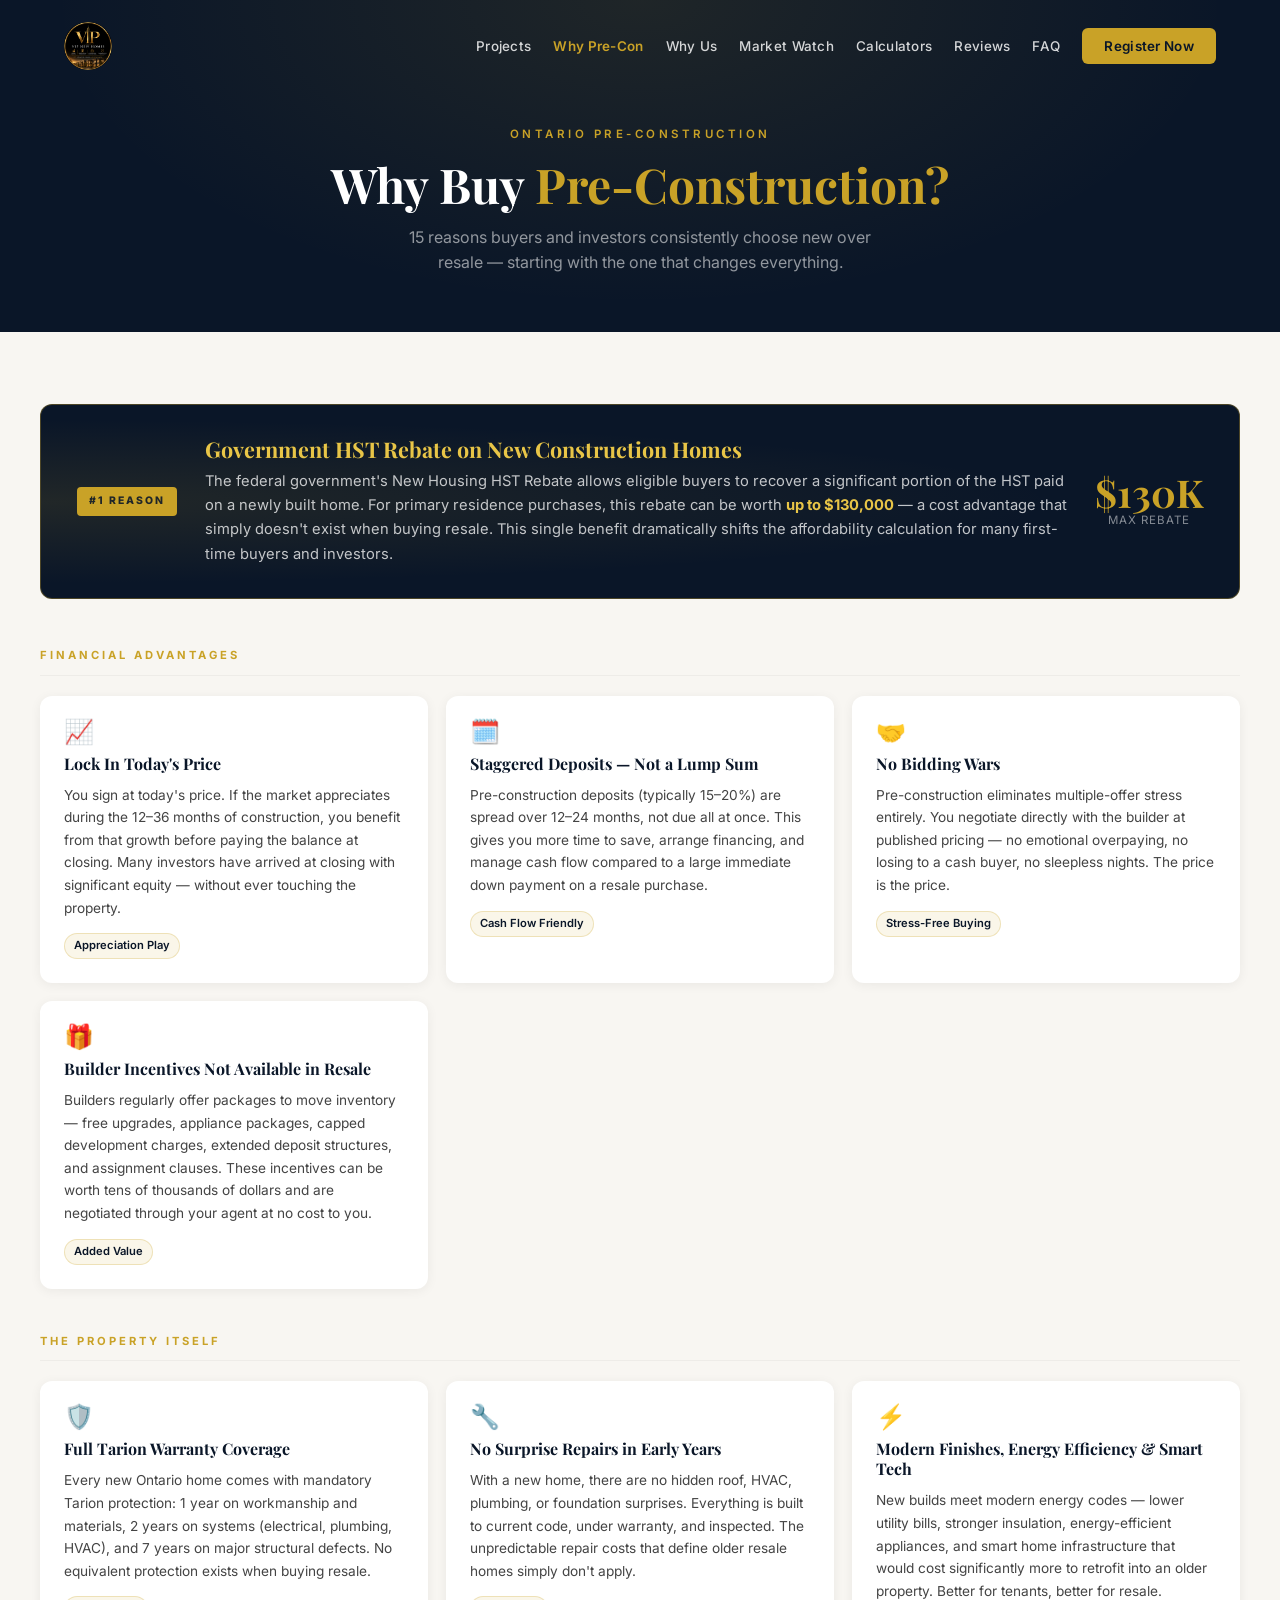
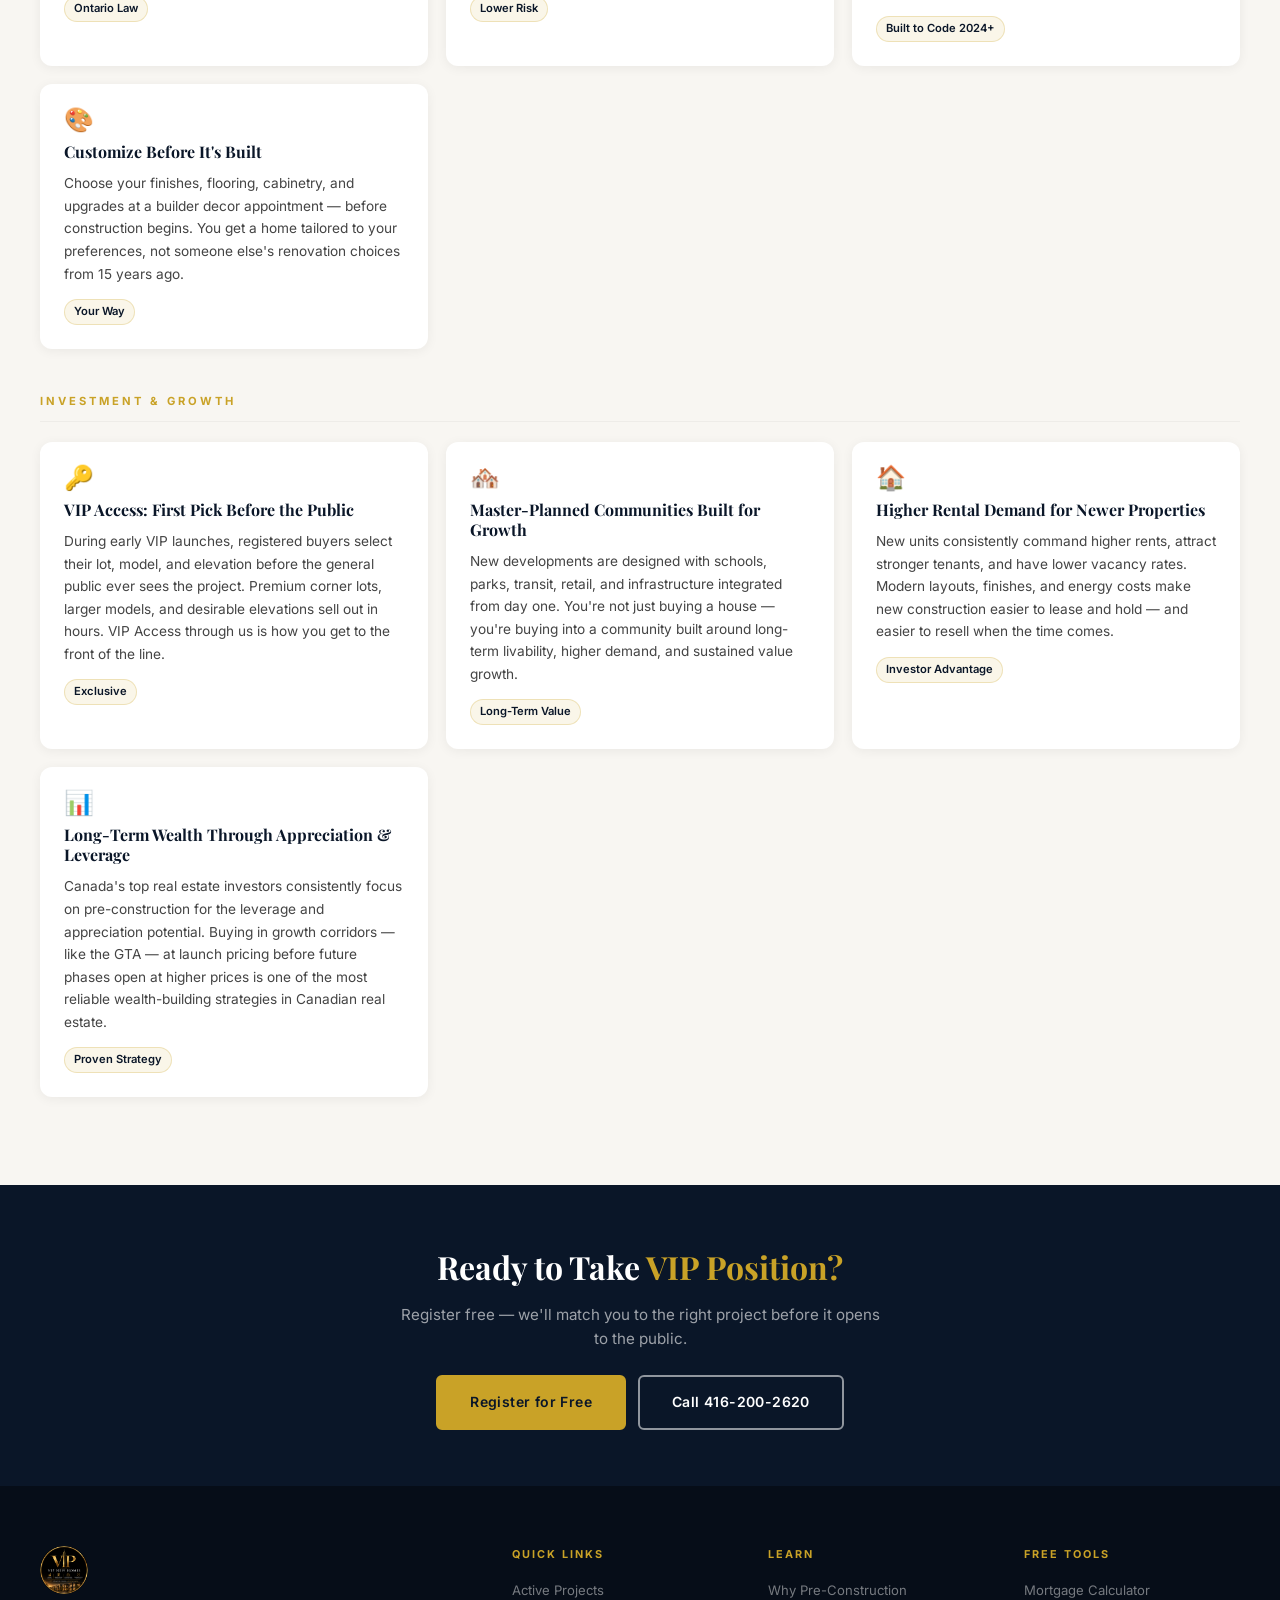
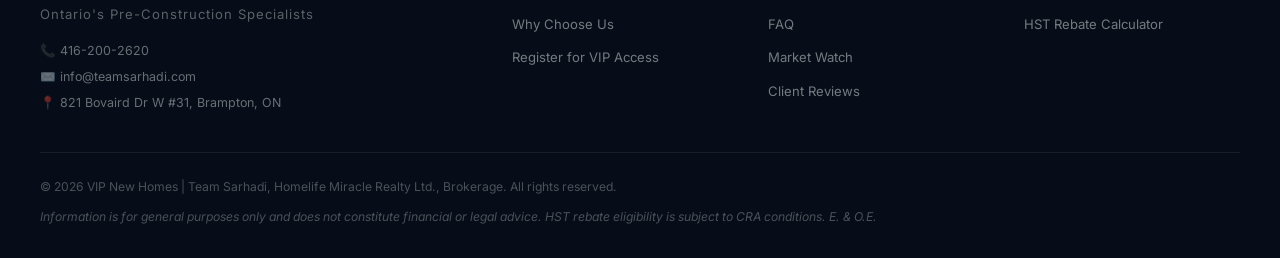
<file: why-pre-con.html>
<!DOCTYPE html>
<html lang="en">
<head>
    <meta charset="UTF-8">
    <meta name="viewport" content="width=device-width, initial-scale=1.0">
    <title>Why Buy Pre-Construction in Ontario | VIP New Homes | Team Sarhadi</title>
    <meta name="description" content="15 reasons to buy pre-construction in Ontario — HST rebate up to $130K, locked pricing, staggered deposits, Tarion warranty, no bidding wars, and VIP Access before the public.">

    <!-- SEO -->
    <link rel="canonical" href="https://vipnewhomes.ca/why-pre-con.html">
    <meta property="og:type" content="website">
    <meta property="og:url" content="https://vipnewhomes.ca/why-pre-con.html">
    <meta property="og:title" content="Why Buy Pre-Construction in Ontario | VIP New Homes">
    <meta property="og:description" content="15 reasons to buy pre-construction — HST rebate up to $130K, locked pricing, staggered deposits, Tarion warranty, no bidding wars.">
    <meta property="og:site_name" content="VIP New Homes | Team Sarhadi">
    <meta property="og:image" content="https://vipnewhomes.ca/images/vip-banner.png">
    <meta property="og:image:alt" content="VIP New Homes — Strategic Access. Stronger Investments.">
    <meta name="twitter:card" content="summary_large_image">
    <meta name="twitter:image" content="https://vipnewhomes.ca/images/vip-banner.png">
    <meta name="twitter:title" content="Why Buy Pre-Construction in Ontario | VIP New Homes">
    <meta name="twitter:description" content="HST rebate up to $130K, locked pricing, Tarion warranty, no bidding wars — 15 reasons to buy pre-construction in Ontario.">

    <!-- Structured Data: WebPage -->
    <script type="application/ld+json">
    {
      "@context": "https://schema.org",
      "@type": "WebPage",
      "name": "Why Buy Pre-Construction in Ontario | VIP New Homes",
      "url": "https://vipnewhomes.ca/why-pre-con.html",
      "description": "15 reasons buyers and investors choose pre-construction in Ontario — HST rebate, locked pricing, Tarion warranty, staggered deposits, and VIP Access.",
      "keywords": "pre-construction Ontario, HST rebate new home, Tarion warranty, pre-construction benefits, new home Ontario"
    }
    </script>

    <!-- TRACKING PLACEHOLDERS -->
    <!--
    <script>(function(w,d,s,l,i){w[l]=w[l]||[];w[l].push({'gtm.start':
    new Date().getTime(),event:'gtm.js'});var f=d.getElementsByTagName(s)[0],
    j=d.createElement(s),dl=l!='dataLayer'?'&l='+l:'';j.async=true;j.src=
    'https://www.googletagmanager.com/gtm.js?id='+i+dl;f.parentNode.insertBefore(j,f);
    })(window,document,'script','dataLayer','GTM-XXXXXXX');</script>
    -->
    <!--
    <script>!function(f,b,e,v,n,t,s){if(f.fbq)return;n=f.fbq=function(){n.callMethod?
    n.callMethod.apply(n,arguments):n.queue.push(arguments)};if(!f._fbq)f._fbq=n;
    n.push=n;n.loaded=!0;n.version='2.0';n.queue=[];t=b.createElement(e);t.async=!0;
    t.src=v;s=b.getElementsByTagName(e)[0];s.parentNode.insertBefore(t,s)}(window,
    document,'script','https://connect.facebook.net/en_US/fbevents.js');
    fbq('init','YOUR_PIXEL_ID');fbq('track','PageView');
    </script>
    <noscript><img height="1" width="1" style="display:none"
    src="https://www.facebook.com/tr?id=YOUR_PIXEL_ID&ev=PageView&noscript=1"></noscript>
    -->

    <link rel="preconnect" href="https://fonts.googleapis.com">
    <link rel="preconnect" href="https://fonts.gstatic.com" crossorigin>
    <link href="https://fonts.googleapis.com/css2?family=Playfair+Display:wght@400;500;600;700&family=Inter:wght@300;400;500;600&display=swap" rel="stylesheet">
    <link rel="stylesheet" href="css/style.css">
    <link rel="stylesheet" href="css/pages.css">
</head>
<body>

    <!--
    <noscript><iframe src="https://www.googletagmanager.com/ns.html?id=GTM-XXXXXXX"
    height="0" width="0" style="display:none;visibility:hidden"></iframe></noscript>
    -->

    <!-- ========== NAVBAR ========== -->
    <nav class="navbar scrolled" id="navbar">
        <div class="nav-container">
            <a href="index.html" class="nav-logo">
                <img src="images/logo-circle.png" alt="VIP New Homes" class="logo-img">
            </a>
            <ul class="nav-links" id="navLinks">
                <li><a href="projects.html">Projects</a></li>
                <li><a href="why-pre-con.html" class="active-link">Why Pre-Con</a></li>
                <li><a href="why-us.html">Why Us</a></li>
                <li><a href="market-watch.html">Market Watch</a></li>
                <li><a href="mortgage-calculator.html">Calculators</a></li>
                <li><a href="reviews.html">Reviews</a></li>
                <li><a href="faq.html">FAQ</a></li>
                <li><a href="index.html#contact" class="nav-cta">Register Now</a></li>
            </ul>
            <button class="hamburger" id="hamburger" aria-label="Menu">
                <span></span><span></span><span></span>
            </button>
        </div>
    </nav>

    <!-- ========== HERO ========== -->
    <section class="page-hero">
        <div class="page-hero-inner">
            <p class="page-hero-tag">Ontario Pre-Construction</p>
            <h1 class="page-hero-title">Why Buy <span class="gold">Pre-Construction?</span></h1>
            <p class="page-hero-sub">15 reasons buyers and investors consistently choose new over resale — starting with the one that changes everything.</p>
        </div>
    </section>

    <!-- ========== BENEFITS ========== -->
    <section class="wpc-section">
        <div class="wpc-inner">

            <!-- HST Rebate — Featured Callout -->
            <div class="wpc-hst">
                <span class="wpc-hst-badge">#1 Reason</span>
                <div class="wpc-hst-body">
                    <p class="wpc-hst-title">Government HST Rebate on New Construction Homes</p>
                    <p class="wpc-hst-text">The federal government's New Housing HST Rebate allows eligible buyers to recover a significant portion of the HST paid on a newly built home. For primary residence purchases, this rebate can be worth <strong style="color:var(--gold-light);">up to $130,000</strong> — a cost advantage that simply doesn't exist when buying resale. This single benefit dramatically shifts the affordability calculation for many first-time buyers and investors.</p>
                </div>
                <div class="wpc-hst-amount">
                    <div class="wpc-hst-num">$130K</div>
                    <div class="wpc-hst-num-label">Max Rebate</div>
                </div>
            </div>

            <!-- Financial Advantages -->
            <p class="wpc-cat-label">Financial Advantages</p>
            <div class="wpc-grid">

                <div class="wpc-card">
                    <div class="wpc-icon">📈</div>
                    <p class="wpc-card-title">Lock In Today's Price</p>
                    <p class="wpc-card-text">You sign at today's price. If the market appreciates during the 12–36 months of construction, you benefit from that growth before paying the balance at closing. Many investors have arrived at closing with significant equity — without ever touching the property.</p>
                    <span class="wpc-card-tag">Appreciation Play</span>
                </div>

                <div class="wpc-card">
                    <div class="wpc-icon">🗓️</div>
                    <p class="wpc-card-title">Staggered Deposits — Not a Lump Sum</p>
                    <p class="wpc-card-text">Pre-construction deposits (typically 15–20%) are spread over 12–24 months, not due all at once. This gives you more time to save, arrange financing, and manage cash flow compared to a large immediate down payment on a resale purchase.</p>
                    <span class="wpc-card-tag">Cash Flow Friendly</span>
                </div>

                <div class="wpc-card">
                    <div class="wpc-icon">🤝</div>
                    <p class="wpc-card-title">No Bidding Wars</p>
                    <p class="wpc-card-text">Pre-construction eliminates multiple-offer stress entirely. You negotiate directly with the builder at published pricing — no emotional overpaying, no losing to a cash buyer, no sleepless nights. The price is the price.</p>
                    <span class="wpc-card-tag">Stress-Free Buying</span>
                </div>

                <div class="wpc-card">
                    <div class="wpc-icon">🎁</div>
                    <p class="wpc-card-title">Builder Incentives Not Available in Resale</p>
                    <p class="wpc-card-text">Builders regularly offer packages to move inventory — free upgrades, appliance packages, capped development charges, extended deposit structures, and assignment clauses. These incentives can be worth tens of thousands of dollars and are negotiated through your agent at no cost to you.</p>
                    <span class="wpc-card-tag">Added Value</span>
                </div>

            </div>

            <!-- The Property -->
            <p class="wpc-cat-label">The Property Itself</p>
            <div class="wpc-grid">

                <div class="wpc-card">
                    <div class="wpc-icon">🛡️</div>
                    <p class="wpc-card-title">Full Tarion Warranty Coverage</p>
                    <p class="wpc-card-text">Every new Ontario home comes with mandatory Tarion protection: 1 year on workmanship and materials, 2 years on systems (electrical, plumbing, HVAC), and 7 years on major structural defects. No equivalent protection exists when buying resale.</p>
                    <span class="wpc-card-tag">Ontario Law</span>
                </div>

                <div class="wpc-card">
                    <div class="wpc-icon">🔧</div>
                    <p class="wpc-card-title">No Surprise Repairs in Early Years</p>
                    <p class="wpc-card-text">With a new home, there are no hidden roof, HVAC, plumbing, or foundation surprises. Everything is built to current code, under warranty, and inspected. The unpredictable repair costs that define older resale homes simply don't apply.</p>
                    <span class="wpc-card-tag">Lower Risk</span>
                </div>

                <div class="wpc-card">
                    <div class="wpc-icon">⚡</div>
                    <p class="wpc-card-title">Modern Finishes, Energy Efficiency &amp; Smart Tech</p>
                    <p class="wpc-card-text">New builds meet modern energy codes — lower utility bills, stronger insulation, energy-efficient appliances, and smart home infrastructure that would cost significantly more to retrofit into an older property. Better for tenants, better for resale.</p>
                    <span class="wpc-card-tag">Built to Code 2024+</span>
                </div>

                <div class="wpc-card">
                    <div class="wpc-icon">🎨</div>
                    <p class="wpc-card-title">Customize Before It's Built</p>
                    <p class="wpc-card-text">Choose your finishes, flooring, cabinetry, and upgrades at a builder decor appointment — before construction begins. You get a home tailored to your preferences, not someone else's renovation choices from 15 years ago.</p>
                    <span class="wpc-card-tag">Your Way</span>
                </div>

            </div>

            <!-- Investment & Growth -->
            <p class="wpc-cat-label">Investment &amp; Growth</p>
            <div class="wpc-grid">

                <div class="wpc-card">
                    <div class="wpc-icon">🔑</div>
                    <p class="wpc-card-title">VIP Access: First Pick Before the Public</p>
                    <p class="wpc-card-text">During early VIP launches, registered buyers select their lot, model, and elevation before the general public ever sees the project. Premium corner lots, larger models, and desirable elevations sell out in hours. VIP Access through us is how you get to the front of the line.</p>
                    <span class="wpc-card-tag">Exclusive</span>
                </div>

                <div class="wpc-card">
                    <div class="wpc-icon">🏘️</div>
                    <p class="wpc-card-title">Master-Planned Communities Built for Growth</p>
                    <p class="wpc-card-text">New developments are designed with schools, parks, transit, retail, and infrastructure integrated from day one. You're not just buying a house — you're buying into a community built around long-term livability, higher demand, and sustained value growth.</p>
                    <span class="wpc-card-tag">Long-Term Value</span>
                </div>

                <div class="wpc-card">
                    <div class="wpc-icon">🏠</div>
                    <p class="wpc-card-title">Higher Rental Demand for Newer Properties</p>
                    <p class="wpc-card-text">New units consistently command higher rents, attract stronger tenants, and have lower vacancy rates. Modern layouts, finishes, and energy costs make new construction easier to lease and hold — and easier to resell when the time comes.</p>
                    <span class="wpc-card-tag">Investor Advantage</span>
                </div>

                <div class="wpc-card">
                    <div class="wpc-icon">📊</div>
                    <p class="wpc-card-title">Long-Term Wealth Through Appreciation &amp; Leverage</p>
                    <p class="wpc-card-text">Canada's top real estate investors consistently focus on pre-construction for the leverage and appreciation potential. Buying in growth corridors — like the GTA — at launch pricing before future phases open at higher prices is one of the most reliable wealth-building strategies in Canadian real estate.</p>
                    <span class="wpc-card-tag">Proven Strategy</span>
                </div>

            </div>

        </div>
    </section>

    <!-- ========== CTA ========== -->
    <section class="hiw-cta">
        <div class="hiw-cta-inner">
            <h2>Ready to Take <span class="gold">VIP Position?</span></h2>
            <p>Register free — we'll match you to the right project before it opens to the public.</p>
            <div class="hiw-cta-btns">
                <a href="index.html#contact" class="btn btn-primary">Register for Free</a>
                <a href="tel:4162002620" class="btn btn-outline">Call 416-200-2620</a>
            </div>
        </div>
    </section>

    <!-- ========== FOOTER ========== -->
    <footer class="footer">
        <div class="footer-inner">
            <div class="footer-cols">
                <div class="footer-col footer-col-brand">
                    <div class="nav-logo">
                        <img src="images/logo-circle.png" alt="VIP New Homes" class="logo-img">
                    </div>
                    <p class="footer-tagline">Ontario's Pre-Construction Specialists</p>
                    <div class="footer-contact-list">
                        <a href="tel:4162002620" class="footer-contact-link">📞 416-200-2620</a>
                        <a href="mailto:info@teamsarhadi.com" class="footer-contact-link">✉️ info@teamsarhadi.com</a>
                        <span class="footer-contact-link">📍 821 Bovaird Dr W #31, Brampton, ON</span>
                    </div>
                </div>
                <div class="footer-col">
                    <p class="footer-col-title">Quick Links</p>
                    <ul class="footer-col-links">
                        <li><a href="projects.html">Active Projects</a></li>
                        <li><a href="why-us.html">Why Choose Us</a></li>
                        <li><a href="index.html#contact">Register for VIP Access</a></li>
                    </ul>
                </div>
                <div class="footer-col">
                    <p class="footer-col-title">Learn</p>
                    <ul class="footer-col-links">
                        <li><a href="why-pre-con.html">Why Pre-Construction</a></li>
                        <li><a href="faq.html">FAQ</a></li>
                        <li><a href="market-watch.html">Market Watch</a></li>
                        <li><a href="reviews.html">Client Reviews</a></li>
                    </ul>
                </div>
                <div class="footer-col">
                    <p class="footer-col-title">Free Tools</p>
                    <ul class="footer-col-links">
                        <li><a href="mortgage-calculator.html">Mortgage Calculator</a></li>
                        <li><a href="hst-calculator.html">HST Rebate Calculator</a></li>
                    </ul>
                </div>
            </div>
            <div class="footer-bottom">
                <p>© 2026 VIP New Homes | Team Sarhadi, Homelife Miracle Realty Ltd., Brokerage. All rights reserved.</p>
                <p class="footer-disc">Information is for general purposes only and does not constitute financial or legal advice. HST rebate eligibility is subject to CRA conditions. E. &amp; O.E.</p>
            </div>
        </div>
    </footer>

    <script src="js/main.js"></script>
</body>
</html>
</file>
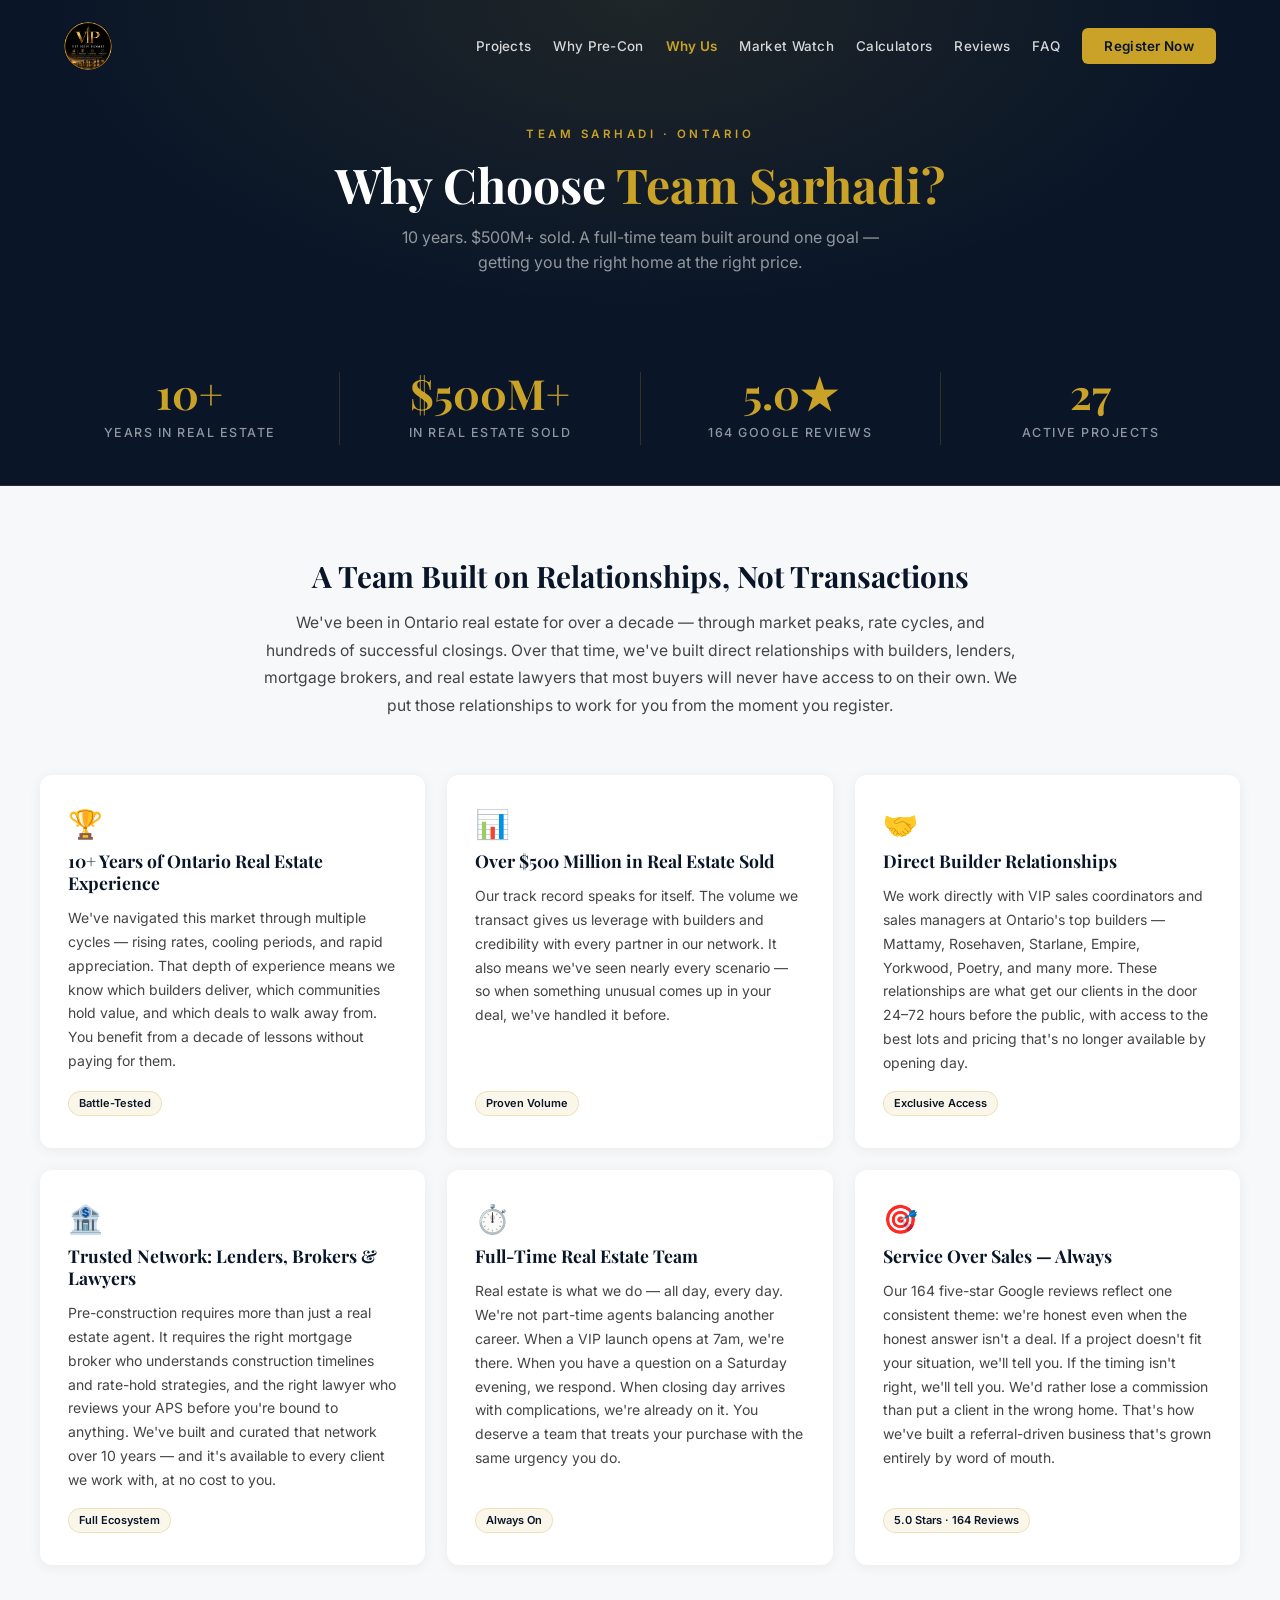
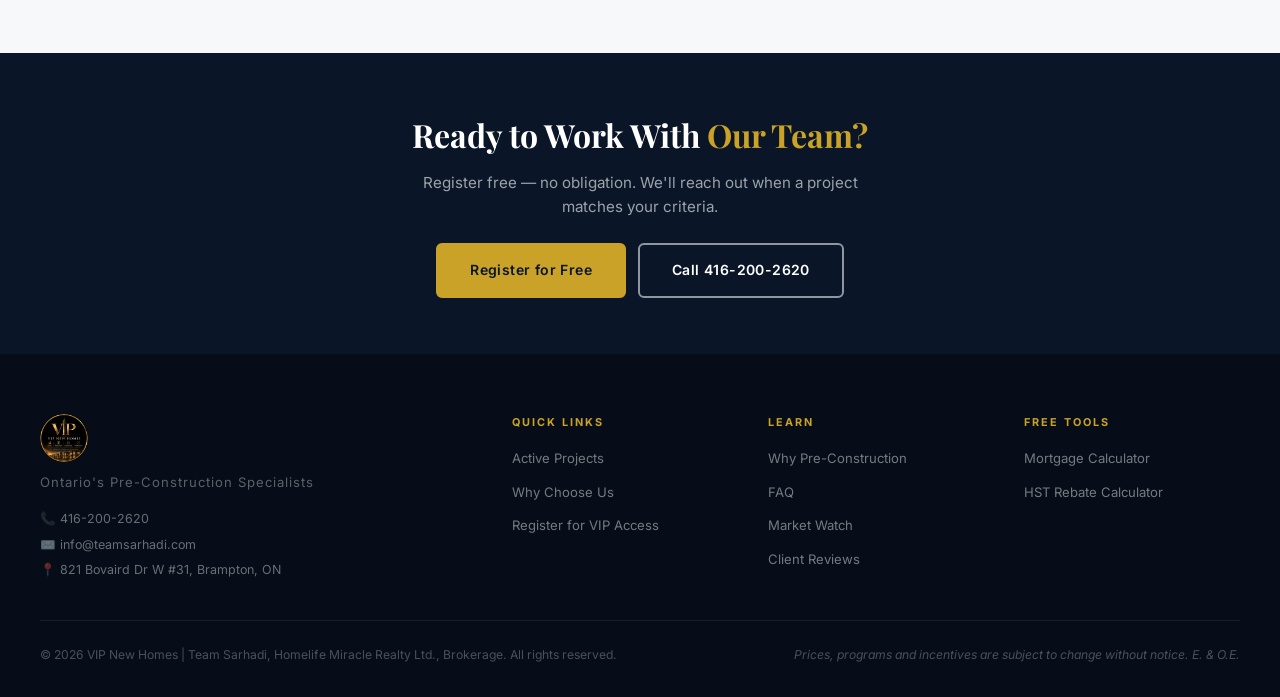
<file: why-us.html>
<!DOCTYPE html>
<html lang="en">
<head>
    <meta charset="UTF-8">
    <meta name="viewport" content="width=device-width, initial-scale=1.0">
    <title>Why Choose Team Sarhadi | VIP New Homes | Ontario Real Estate</title>
    <meta name="description" content="10+ years in Ontario real estate. $500M+ sold. Direct builder relationships, trusted lender network, 5.0★ 164 Google reviews. A full-time team built around getting you the right pre-construction home.">

    <!-- SEO -->
    <link rel="canonical" href="https://vipnewhomes.ca/why-us.html">
    <meta property="og:type" content="website">
    <meta property="og:url" content="https://vipnewhomes.ca/why-us.html">
    <meta property="og:title" content="Why Choose Team Sarhadi | VIP New Homes">
    <meta property="og:description" content="10+ years, $500M+ sold, direct builder relationships, 5.0★ across 164 reviews. Ontario pre-construction specialists.">
    <meta property="og:site_name" content="VIP New Homes | Team Sarhadi">
    <meta property="og:image" content="https://vipnewhomes.ca/images/vip-banner.png">
    <meta property="og:image:alt" content="VIP New Homes — Strategic Access. Stronger Investments.">
    <meta name="twitter:card" content="summary_large_image">
    <meta name="twitter:image" content="https://vipnewhomes.ca/images/vip-banner.png">
    <meta name="twitter:title" content="Why Choose Team Sarhadi | VIP New Homes">
    <meta name="twitter:description" content="10+ years, $500M+ sold, 5.0★. Ontario pre-construction specialists with direct builder relationships.">

    <!-- Structured Data: WebPage -->
    <script type="application/ld+json">
    {
      "@context": "https://schema.org",
      "@type": "WebPage",
      "name": "Why Choose Team Sarhadi | VIP New Homes",
      "url": "https://vipnewhomes.ca/why-us.html",
      "description": "10+ years in Ontario real estate, $500M+ sold, direct builder relationships, full-time team, 5.0★ 164 Google reviews.",
      "about": {
        "@type": "RealEstateAgent",
        "name": "VIP New Homes | Team Sarhadi",
        "url": "https://vipnewhomes.ca",
        "foundingDate": "2015",
        "numberOfEmployees": {"@type": "QuantitativeValue", "minValue": 2}
      }
    }
    </script>

    <!-- TRACKING PLACEHOLDERS -->
    <!--
    <script>(function(w,d,s,l,i){w[l]=w[l]||[];w[l].push({'gtm.start':
    new Date().getTime(),event:'gtm.js'});var f=d.getElementsByTagName(s)[0],
    j=d.createElement(s),dl=l!='dataLayer'?'&l='+l:'';j.async=true;j.src=
    'https://www.googletagmanager.com/gtm.js?id='+i+dl;f.parentNode.insertBefore(j,f);
    })(window,document,'script','dataLayer','GTM-XXXXXXX');</script>
    -->
    <!--
    <script>!function(f,b,e,v,n,t,s){if(f.fbq)return;n=f.fbq=function(){n.callMethod?
    n.callMethod.apply(n,arguments):n.queue.push(arguments)};if(!f._fbq)f._fbq=n;
    n.push=n;n.loaded=!0;n.version='2.0';n.queue=[];t=b.createElement(e);t.async=!0;
    t.src=v;s=b.getElementsByTagName(e)[0];s.parentNode.insertBefore(t,s)}(window,
    document,'script','https://connect.facebook.net/en_US/fbevents.js');
    fbq('init','YOUR_PIXEL_ID');fbq('track','PageView');
    </script>
    <noscript><img height="1" width="1" style="display:none"
    src="https://www.facebook.com/tr?id=YOUR_PIXEL_ID&ev=PageView&noscript=1"></noscript>
    -->

    <link rel="preconnect" href="https://fonts.googleapis.com">
    <link rel="preconnect" href="https://fonts.gstatic.com" crossorigin>
    <link href="https://fonts.googleapis.com/css2?family=Playfair+Display:wght@400;500;600;700&family=Inter:wght@300;400;500;600&display=swap" rel="stylesheet">
    <link rel="stylesheet" href="css/style.css">
    <link rel="stylesheet" href="css/pages.css">
</head>
<body>

    <!--
    <noscript><iframe src="https://www.googletagmanager.com/ns.html?id=GTM-XXXXXXX"
    height="0" width="0" style="display:none;visibility:hidden"></iframe></noscript>
    -->

    <!-- ========== NAVBAR ========== -->
    <nav class="navbar scrolled" id="navbar">
        <div class="nav-container">
            <a href="index.html" class="nav-logo">
                <img src="images/logo-circle.png" alt="VIP New Homes" class="logo-img">
            </a>
            <ul class="nav-links" id="navLinks">
                <li><a href="projects.html">Projects</a></li>
                <li><a href="why-pre-con.html">Why Pre-Con</a></li>
                <li><a href="why-us.html" class="active-link">Why Us</a></li>
                <li><a href="market-watch.html">Market Watch</a></li>
                <li><a href="mortgage-calculator.html">Calculators</a></li>
                <li><a href="reviews.html">Reviews</a></li>
                <li><a href="faq.html">FAQ</a></li>
                <li><a href="index.html#contact" class="nav-cta">Register Now</a></li>
            </ul>
            <button class="hamburger" id="hamburger" aria-label="Menu">
                <span></span><span></span><span></span>
            </button>
        </div>
    </nav>

    <!-- ========== HERO ========== -->
    <section class="page-hero">
        <div class="page-hero-inner">
            <p class="page-hero-tag">Team Sarhadi · Ontario</p>
            <h1 class="page-hero-title">Why Choose <span class="gold">Team Sarhadi?</span></h1>
            <p class="page-hero-sub">10 years. $500M+ sold. A full-time team built around one goal — getting you the right home at the right price.</p>
        </div>
    </section>

    <!-- ========== STATS STRIP ========== -->
    <div class="wu-stats">
        <div class="wu-stats-inner">
            <div class="wu-stat">
                <span class="wu-stat-num">10+</span>
                <span class="wu-stat-label">Years in Real Estate</span>
            </div>
            <div class="wu-stat">
                <span class="wu-stat-num">$500M+</span>
                <span class="wu-stat-label">In Real Estate Sold</span>
            </div>
            <div class="wu-stat">
                <span class="wu-stat-num">5.0★</span>
                <span class="wu-stat-label">164 Google Reviews</span>
            </div>
            <div class="wu-stat">
                <span class="wu-stat-num">27</span>
                <span class="wu-stat-label">Active Projects</span>
            </div>
        </div>
    </div>

    <!-- ========== MAIN SECTION ========== -->
    <section class="wu-section">
        <div class="wu-inner">

            <div class="wu-intro">
                <h2 class="wu-intro-title">A Team Built on Relationships, Not Transactions</h2>
                <p class="wu-intro-text">We've been in Ontario real estate for over a decade — through market peaks, rate cycles, and hundreds of successful closings. Over that time, we've built direct relationships with builders, lenders, mortgage brokers, and real estate lawyers that most buyers will never have access to on their own. We put those relationships to work for you from the moment you register.</p>
            </div>

            <div class="wu-grid">

                <div class="wu-card">
                    <div class="wu-card-icon">🏆</div>
                    <p class="wu-card-title">10+ Years of Ontario Real Estate Experience</p>
                    <p class="wu-card-text">We've navigated this market through multiple cycles — rising rates, cooling periods, and rapid appreciation. That depth of experience means we know which builders deliver, which communities hold value, and which deals to walk away from. You benefit from a decade of lessons without paying for them.</p>
                    <span class="wu-card-tag">Battle-Tested</span>
                </div>

                <div class="wu-card">
                    <div class="wu-card-icon">📊</div>
                    <p class="wu-card-title">Over $500 Million in Real Estate Sold</p>
                    <p class="wu-card-text">Our track record speaks for itself. The volume we transact gives us leverage with builders and credibility with every partner in our network. It also means we've seen nearly every scenario — so when something unusual comes up in your deal, we've handled it before.</p>
                    <span class="wu-card-tag">Proven Volume</span>
                </div>

                <div class="wu-card">
                    <div class="wu-card-icon">🤝</div>
                    <p class="wu-card-title">Direct Builder Relationships</p>
                    <p class="wu-card-text">We work directly with VIP sales coordinators and sales managers at Ontario's top builders — Mattamy, Rosehaven, Starlane, Empire, Yorkwood, Poetry, and many more. These relationships are what get our clients in the door 24–72 hours before the public, with access to the best lots and pricing that's no longer available by opening day.</p>
                    <span class="wu-card-tag">Exclusive Access</span>
                </div>

                <div class="wu-card">
                    <div class="wu-card-icon">🏦</div>
                    <p class="wu-card-title">Trusted Network: Lenders, Brokers &amp; Lawyers</p>
                    <p class="wu-card-text">Pre-construction requires more than just a real estate agent. It requires the right mortgage broker who understands construction timelines and rate-hold strategies, and the right lawyer who reviews your APS before you're bound to anything. We've built and curated that network over 10 years — and it's available to every client we work with, at no cost to you.</p>
                    <span class="wu-card-tag">Full Ecosystem</span>
                </div>

                <div class="wu-card">
                    <div class="wu-card-icon">⏱️</div>
                    <p class="wu-card-title">Full-Time Real Estate Team</p>
                    <p class="wu-card-text">Real estate is what we do — all day, every day. We're not part-time agents balancing another career. When a VIP launch opens at 7am, we're there. When you have a question on a Saturday evening, we respond. When closing day arrives with complications, we're already on it. You deserve a team that treats your purchase with the same urgency you do.</p>
                    <span class="wu-card-tag">Always On</span>
                </div>

                <div class="wu-card">
                    <div class="wu-card-icon">🎯</div>
                    <p class="wu-card-title">Service Over Sales — Always</p>
                    <p class="wu-card-text">Our 164 five-star Google reviews reflect one consistent theme: we're honest even when the honest answer isn't a deal. If a project doesn't fit your situation, we'll tell you. If the timing isn't right, we'll tell you. We'd rather lose a commission than put a client in the wrong home. That's how we've built a referral-driven business that's grown entirely by word of mouth.</p>
                    <span class="wu-card-tag">5.0 Stars · 164 Reviews</span>
                </div>

            </div>
        </div>
    </section>

    <!-- ========== CTA ========== -->
    <section class="hiw-cta">
        <div class="hiw-cta-inner">
            <h2>Ready to Work With <span class="gold">Our Team?</span></h2>
            <p>Register free — no obligation. We'll reach out when a project matches your criteria.</p>
            <div class="hiw-cta-btns">
                <a href="index.html#contact" class="btn btn-primary">Register for Free</a>
                <a href="tel:4162002620" class="btn btn-outline">Call 416-200-2620</a>
            </div>
        </div>
    </section>

    <!-- ========== FOOTER ========== -->
    <footer class="footer">
        <div class="footer-inner">
            <div class="footer-cols">
                <div class="footer-col footer-col-brand">
                    <div class="nav-logo">
                        <img src="images/logo-circle.png" alt="VIP New Homes" class="logo-img">
                    </div>
                    <p class="footer-tagline">Ontario's Pre-Construction Specialists</p>
                    <div class="footer-contact-list">
                        <a href="tel:4162002620" class="footer-contact-link">📞 416-200-2620</a>
                        <a href="mailto:info@teamsarhadi.com" class="footer-contact-link">✉️ info@teamsarhadi.com</a>
                        <span class="footer-contact-link">📍 821 Bovaird Dr W #31, Brampton, ON</span>
                    </div>
                </div>
                <div class="footer-col">
                    <p class="footer-col-title">Quick Links</p>
                    <ul class="footer-col-links">
                        <li><a href="projects.html">Active Projects</a></li>
                        <li><a href="why-us.html">Why Choose Us</a></li>
                        <li><a href="index.html#contact">Register for VIP Access</a></li>
                    </ul>
                </div>
                <div class="footer-col">
                    <p class="footer-col-title">Learn</p>
                    <ul class="footer-col-links">
                        <li><a href="why-pre-con.html">Why Pre-Construction</a></li>
                        <li><a href="faq.html">FAQ</a></li>
                        <li><a href="market-watch.html">Market Watch</a></li>
                        <li><a href="reviews.html">Client Reviews</a></li>
                    </ul>
                </div>
                <div class="footer-col">
                    <p class="footer-col-title">Free Tools</p>
                    <ul class="footer-col-links">
                        <li><a href="mortgage-calculator.html">Mortgage Calculator</a></li>
                        <li><a href="hst-calculator.html">HST Rebate Calculator</a></li>
                    </ul>
                </div>
            </div>
            <div class="footer-bottom">
                <p>© 2026 VIP New Homes | Team Sarhadi, Homelife Miracle Realty Ltd., Brokerage. All rights reserved.</p>
                <p class="footer-disc">Prices, programs and incentives are subject to change without notice. E. &amp; O.E.</p>
            </div>
        </div>
    </footer>

    <script src="js/main.js"></script>
</body>
</html>
</file>
<file: css/style.css>
/* ============================================================
   VIP NEW HOMES — Main Stylesheet
   ============================================================ */

:root {
    --navy:        #0a1628;
    --navy-mid:    #122040;
    --gold:        #c9a227;
    --gold-light:  #e8c547;
    --white:       #ffffff;
    --off-white:   #f8f6f2;
    --gray-light:  #eeece8;
    --gray:        #888888;
    --gray-dark:   #444444;
    --green:       #16a34a;
    --font-serif:  'Playfair Display', Georgia, serif;
    --font-sans:   'Inter', -apple-system, BlinkMacSystemFont, sans-serif;
    --ease:        all 0.3s ease;
    --shadow:      0 4px 20px rgba(0,0,0,0.08);
    --shadow-lg:   0 8px 40px rgba(0,0,0,0.15);
    --radius:      12px;
    --max:         1200px;
}

/* ── Reset ────────────────────────────────────── */
*, *::before, *::after { margin:0; padding:0; box-sizing:border-box; }
html { scroll-behavior: smooth; }
body { font-family:var(--font-sans); color:var(--navy); background:var(--white); line-height:1.6; overflow-x:hidden; }
a { text-decoration:none; color:inherit; }
ul { list-style:none; }
img { max-width:100%; display:block; }
button { cursor:pointer; border:none; background:none; font-family:inherit; }

/* ── Utility ──────────────────────────────────── */
.gold { color: var(--gold); }

.section-tag {
    display: block;
    font-size: 0.72rem;
    font-weight: 600;
    letter-spacing: 3.5px;
    color: var(--gold);
    text-transform: uppercase;
    margin-bottom: 10px;
}

.section-title {
    font-family: var(--font-serif);
    font-size: clamp(1.9rem, 3.5vw, 2.8rem);
    font-weight: 700;
    color: var(--navy);
    line-height: 1.2;
    margin-bottom: 14px;
}

.section-subtitle {
    color: var(--gray);
    font-size: 1rem;
    max-width: 480px;
}

.section-container {
    max-width: var(--max);
    margin: 0 auto;
    padding: 96px 24px;
}

.section-header {
    text-align: center;
    margin-bottom: 56px;
}
.section-header .section-subtitle { margin: 0 auto; }

/* ── Buttons ──────────────────────────────────── */
.btn {
    display: inline-block;
    padding: 14px 32px;
    border-radius: 6px;
    font-size: 0.875rem;
    font-weight: 600;
    letter-spacing: 0.4px;
    transition: var(--ease);
    border: 2px solid transparent;
    text-align: center;
}
.btn-primary {
    background: var(--gold);
    color: var(--navy);
    border-color: var(--gold);
}
.btn-primary:hover {
    background: var(--gold-light);
    border-color: var(--gold-light);
    transform: translateY(-2px);
    box-shadow: 0 8px 24px rgba(201,162,39,0.38);
}
.btn-outline {
    background: transparent;
    color: #fff;
    border-color: rgba(255,255,255,0.55);
}
.btn-outline:hover {
    background: rgba(255,255,255,0.1);
    border-color: #fff;
    transform: translateY(-2px);
}
.btn-card {
    background: var(--navy);
    color: #fff;
    padding: 11px 20px;
    font-size: 0.82rem;
    width: 100%;
    border-radius: 6px;
    display: block;
}
.btn-card:hover {
    background: var(--gold);
    color: var(--navy);
    transform: translateY(-2px);
}

/* ============================================================
   NAVBAR
   ============================================================ */
.navbar {
    position: fixed;
    inset: 0 0 auto 0;
    z-index: 900;
    padding: 22px 0;
    transition: var(--ease);
}
.navbar.scrolled {
    background: var(--navy);
    padding: 14px 0;
    box-shadow: 0 2px 20px rgba(0,0,0,0.35);
}
.nav-container {
    max-width: var(--max);
    margin: 0 auto;
    padding: 0 24px;
    display: flex;
    align-items: center;
    justify-content: space-between;
}
.nav-logo {
    display: flex;
    align-items: center;
    gap: 0;
    text-decoration: none;
    flex-shrink: 0;
}
.logo-img {
    height: 48px;
    width: 48px;
    object-fit: contain;
    border-radius: 50%;
    display: block;
}
/* Legacy text spans — kept for any fallback context */
.logo-vip {
    font-family: var(--font-serif);
    font-size: 1.55rem;
    font-weight: 700;
    color: var(--gold);
    letter-spacing: 2px;
    display: none;
}
.logo-text {
    font-size: 0.72rem;
    font-weight: 600;
    color: #fff;
    letter-spacing: 3px;
    display: none;
}
.nav-links {
    display: flex;
    align-items: center;
    gap: 22px;
}
.nav-links a {
    color: rgba(255,255,255,0.82);
    font-size: 0.84rem;
    font-weight: 500;
    letter-spacing: 0.3px;
    transition: var(--ease);
    white-space: nowrap;
}
.nav-links a:hover { color: var(--gold); }
.active-link {
    color: var(--gold) !important;
    font-weight: 600 !important;
}
.nav-cta {
    background: var(--gold) !important;
    color: var(--navy) !important;
    padding: 10px 22px;
    border-radius: 6px;
    font-weight: 600 !important;
}
.nav-cta:hover {
    background: var(--gold-light) !important;
    transform: translateY(-1px);
}
.hamburger {
    display: none;
    flex-direction: column;
    gap: 5px;
    padding: 4px;
    z-index: 910;
}
.hamburger span {
    display: block;
    width: 24px;
    height: 2px;
    background: #fff;
    transition: var(--ease);
}

/* ============================================================
   HERO
   ============================================================ */
.hero {
    min-height: auto;
    position: relative;
    display: flex;
    align-items: flex-start;
    overflow: hidden;
}
.hero-bg {
    position: absolute;
    inset: 0;
    background: linear-gradient(135deg, #07111f 0%, #0f2138 45%, #0a1a2e 100%);
}
.hero-bg::before {
    content: '';
    position: absolute;
    inset: 0;
    background: url("data:image/svg+xml,%3Csvg xmlns='http://www.w3.org/2000/svg' width='60' height='60'%3E%3Cpath d='M0 0h60v60H0z' fill='none'/%3E%3Cpath d='M60 0v60M0 60h60' stroke='rgba(201,162,39,.04)' stroke-width='.6'/%3E%3C/svg%3E");
}
.hero-bg::after {
    content: '';
    position: absolute;
    top: -40%;
    right: -15%;
    width: 75%;
    height: 180%;
    background: radial-gradient(ellipse, rgba(201,162,39,0.07) 0%, transparent 68%);
    pointer-events: none;
}
.hero-content {
    position: relative;
    z-index: 2;
    max-width: var(--max);
    margin: 0 auto;
    padding: 160px 24px 120px;
    width: 100%;
    display: flex;
    align-items: center;
    justify-content: space-between;
    gap: 56px;
}
.hero-left {
    flex: 1;
    min-width: 0;
}
.hero-tag {
    font-size: 0.7rem;
    font-weight: 600;
    letter-spacing: 4px;
    color: var(--gold);
    text-transform: uppercase;
    margin-bottom: 20px;
}
.hero-title {
    font-family: var(--font-serif);
    font-size: clamp(2.8rem, 5.5vw, 4.8rem);
    font-weight: 700;
    color: #fff;
    line-height: 1.08;
    margin-bottom: 24px;
}
.hero-subtitle {
    font-size: 1.05rem;
    color: rgba(255,255,255,0.68);
    max-width: 480px;
    line-height: 1.75;
    margin-bottom: 40px;
}
.hero-buttons { display: flex; gap: 16px; flex-wrap: wrap; }

/* Hero proof panel */
.hero-proof {
    flex: 0 0 210px;
    background: rgba(255,255,255,0.04);
    border: 1px solid rgba(201,162,39,0.22);
    border-radius: 16px;
    overflow: hidden;
    backdrop-filter: blur(6px);
}
.hp-stat {
    padding: 18px 24px;
    border-bottom: 1px solid rgba(201,162,39,0.10);
}
.hp-stat:last-child { border-bottom: none; }
.hp-num {
    display: block;
    font-family: var(--font-serif);
    font-size: 1.7rem;
    font-weight: 700;
    color: var(--gold);
    line-height: 1;
    margin-bottom: 4px;
}
.hp-label {
    display: block;
    font-size: 0.67rem;
    letter-spacing: 1.5px;
    text-transform: uppercase;
    color: rgba(255,255,255,0.42);
}
.hero-scroll {
    position: absolute;
    bottom: 36px;
    left: 50%;
    transform: translateX(-50%);
    text-align: center;
    color: rgba(255,255,255,0.3);
    font-size: 0.68rem;
    letter-spacing: 2.5px;
    text-transform: uppercase;
}
.scroll-line {
    width: 1px;
    height: 38px;
    background: linear-gradient(to bottom, rgba(255,255,255,0.3), transparent);
    margin: 8px auto 0;
    animation: scrollPulse 2s ease-in-out infinite;
}
@keyframes scrollPulse {
    0%,100%{ opacity:.3; } 50%{ opacity:1; }
}

/* ============================================================
   STATS BAR
   ============================================================ */
.stats-bar { background: var(--navy); padding: 28px 24px; }
.stats-container {
    max-width: var(--max);
    margin: 0 auto;
    display: flex;
    align-items: center;
    justify-content: center;
    flex-wrap: wrap;
}
.stat { text-align:center; padding: 8px 48px; display:flex; flex-direction:column; gap:4px; }
.stat-number { font-family:var(--font-serif); font-size:1.9rem; font-weight:700; color:var(--gold); }
.stat-label { font-size:0.68rem; letter-spacing:2.5px; text-transform:uppercase; color:rgba(255,255,255,0.45); }
.stat-divider { width:1px; height:36px; background:rgba(255,255,255,0.14); }

/* ============================================================
   PROJECTS
   ============================================================ */
.projects { background: var(--off-white); }
.projects-grid {
    display: grid;
    grid-template-columns: repeat(3, 1fr);
    gap: 24px;
}
.project-card {
    background: var(--white);
    border-radius: var(--radius);
    overflow: hidden;
    transition: var(--ease);
    box-shadow: var(--shadow);
}
.project-card:hover {
    transform: translateY(-6px);
    box-shadow: var(--shadow-lg);
}
.project-image {
    position: relative;
    height: 190px;
    overflow: hidden;
}
.project-image > div:not(.project-badge):not(.project-status) {
    /* the colored bg already spans full area */
}

/* Project image colour themes */
.pi-caledon-trails { background: linear-gradient(160deg,rgba(10,22,40,0.52),rgba(10,22,40,0.30)), url('../images/projects/caledon-trails.jpg') center/cover no-repeat; }
.pi-caledon-club   { background: linear-gradient(160deg,rgba(10,22,40,0.52),rgba(10,22,40,0.30)), url('../images/projects/caledon-club.jpg') center/cover no-repeat; }
.pi-trafalgar      { background: linear-gradient(145deg,#1a2f3a,#2d4a5a); }
.pi-ellis-lane     { background: linear-gradient(160deg,rgba(10,22,40,0.45),rgba(10,22,40,0.22)), url('../images/projects/poetry-ellis-lane.jpg') center/cover no-repeat; }
.pi-on-the-ridge   { background: linear-gradient(145deg,#0f1e2d,#1a3048); }

/* Hover zoom on project image */
.project-card:hover .project-image { filter: brightness(1.08); }

.project-badge {
    position: absolute;
    top: 12px; left: 12px;
    background: var(--gold); color: var(--navy);
    font-size: 0.65rem; font-weight: 700; letter-spacing: 1.2px;
    padding: 4px 10px; border-radius: 4px; text-transform: uppercase;
}
.project-status {
    position: absolute;
    top: 12px; right: 12px;
    font-size: 0.68rem; font-weight: 600;
    padding: 4px 10px; border-radius: 4px;
}
.status-selling {
    background: rgba(22,163,74,0.14);
    color: #16a34a;
    border: 1px solid rgba(22,163,74,0.28);
}
.status-soon {
    background: rgba(201,162,39,0.14);
    color: var(--gold);
    border: 1px solid rgba(201,162,39,0.28);
}
.project-info { padding: 20px; display: flex; flex-direction: column; }
.project-info .btn-card { margin-top: auto; }
.project-location { font-size:0.76rem; color:var(--gray); margin-bottom:5px; }
.project-name { font-family:var(--font-serif); font-size:1.25rem; font-weight:700; color:var(--navy); margin-bottom:3px; }
.project-builder { font-size:0.78rem; color:var(--gray); margin-bottom:14px; }
.project-details {
    display:flex; flex-direction:column; gap:7px;
    margin-bottom:16px; padding-top:12px;
    border-top:1px solid var(--gray-light);
}
.detail { display:flex; justify-content:space-between; align-items:center; }
.detail-label { font-size:0.72rem; color:var(--gray); text-transform:uppercase; letter-spacing:.5px; }
.detail-value { font-size:0.83rem; font-weight:600; color:var(--navy); }
.detail-value.gold { color:var(--gold); }

/* View-all card */
.view-all-card {
    background: var(--navy);
    display: flex; align-items: center; justify-content: center;
}
.view-all-content { text-align:center; padding: 40px 24px; }
.view-all-number { font-family:var(--font-serif); font-size:3.8rem; font-weight:700; color:var(--gold); line-height:1; }
.view-all-text { color:rgba(255,255,255,0.65); font-size:.95rem; margin:12px 0 24px; line-height:1.5; }

/* ============================================================
   WHY VIP
   ============================================================ */
.why-vip { background: var(--white); }
.benefits-grid { display:grid; grid-template-columns:repeat(3,1fr); gap:28px; }
.benefit-card {
    padding: 32px;
    border: 1px solid var(--gray-light);
    border-radius: var(--radius);
    transition: var(--ease);
}
.benefit-card:hover {
    border-color: var(--gold);
    box-shadow: 0 4px 24px rgba(201,162,39,0.1);
    transform: translateY(-4px);
}
.benefit-icon { font-size:1.9rem; margin-bottom:14px; }
.benefit-card h3 {
    font-family: var(--font-serif);
    font-size: 1.15rem; color: var(--navy); margin-bottom: 10px;
}
.benefit-card p { font-size:.88rem; color:var(--gray); line-height:1.72; }

/* ============================================================
   ABOUT
   ============================================================ */
.about { background: var(--off-white); }
.about-container {
    max-width: var(--max);
    margin: 0 auto;
    padding: 96px 24px;
    display: grid;
    grid-template-columns: 1fr 1fr;
    gap: 80px;
    align-items: center;
}
.about-image { position:relative; }
.about-img-bg {
    width:100%; height:480px;
    background: linear-gradient(145deg,var(--navy),#1a3a5a);
    border-radius: var(--radius);
}
.about-badge {
    position:absolute; bottom:-20px; right:-20px;
    background:var(--gold); color:var(--navy);
    padding:20px 24px; border-radius:var(--radius);
    text-align:center; box-shadow:var(--shadow-lg);
}
.badge-number { display:block; font-family:var(--font-serif); font-size:2rem; font-weight:700; line-height:1; }
.badge-text { font-size:.72rem; font-weight:600; letter-spacing:1px; }
.about-content .section-title { margin-top:10px; }
.about-text { color:var(--gray-dark); line-height:1.82; margin-bottom:14px; font-size:.94rem; }
.about-highlights { display:flex; flex-direction:column; gap:11px; margin:22px 0 30px; }
.highlight { display:flex; align-items:center; gap:12px; font-size:.88rem; color:var(--gray-dark); }
.hi { color:var(--gold); font-weight:700; font-size:1rem; }

/* ============================================================
   CONTACT
   ============================================================ */
.contact { background: var(--navy); }
.contact-wrapper {
    display: grid;
    grid-template-columns: 1fr 360px;
    gap: 48px;
    align-items: start;
}
.contact-form { display:flex; flex-direction:column; gap:18px; }
.form-row { display:grid; grid-template-columns:1fr 1fr; gap:18px; }
.form-group { display:flex; flex-direction:column; gap:7px; }
.form-group.full-width { /* spans naturally in flex column */ }
.form-group label {
    font-size:.75rem; font-weight:600;
    color:rgba(255,255,255,.6);
    letter-spacing:.6px; text-transform:uppercase;
}
.form-group input,
.form-group select,
.form-group textarea {
    padding:13px 16px;
    background:rgba(255,255,255,.07);
    border:1px solid rgba(255,255,255,.14);
    border-radius:8px;
    color:#fff;
    font-family:var(--font-sans);
    font-size:.9rem;
    transition:var(--ease);
    outline:none;
}
.form-group input::placeholder,
.form-group textarea::placeholder { color:rgba(255,255,255,.28); }
.form-group input:focus,
.form-group select:focus,
.form-group textarea:focus {
    border-color:var(--gold);
    background:rgba(255,255,255,.1);
}
.form-group select option { background:var(--navy); color:#fff; }
.form-group textarea { resize:vertical; min-height:96px; }
.btn-submit { width:100%; padding:16px; font-size:.95rem; }
.form-note { font-size:.74rem; color:rgba(255,255,255,.35); text-align:center; }
.contact-card {
    background:rgba(255,255,255,.05);
    border:1px solid rgba(255,255,255,.1);
    border-radius:var(--radius);
    padding:32px;
}
.contact-card h3 { font-family:var(--font-serif); font-size:1.35rem; color:#fff; margin-bottom:22px; }
.contact-item { display:flex; align-items:flex-start; gap:14px; margin-bottom:18px; }
.ci { font-size:1.15rem; margin-top:2px; }
.contact-label { display:block; font-size:.68rem; color:rgba(255,255,255,.4); text-transform:uppercase; letter-spacing:1px; margin-bottom:3px; }
.contact-value { display:block; font-size:.88rem; color:#fff; font-weight:500; }
a.contact-value { color:var(--gold-light); transition: opacity 0.2s ease; }
a.contact-value:hover { opacity:0.8; }
.social-links { display:flex; gap:12px; margin-top:22px; padding-top:22px; border-top:1px solid rgba(255,255,255,.1); }
.social-btn {
    flex:1; text-align:center; padding:10px;
    background:rgba(255,255,255,.07);
    border:1px solid rgba(255,255,255,.13);
    border-radius:6px;
    color:rgba(255,255,255,.65);
    font-size:.78rem;
    transition:var(--ease);
}
.social-btn:hover { background:var(--gold); color:var(--navy); border-color:var(--gold); }

/* ============================================================
   FOOTER
   ============================================================ */
.footer { background:#060d18; padding:60px 24px 32px; }
.footer-inner { max-width:var(--max); margin:0 auto; }

/* 4-column grid */
.footer-cols {
    display: grid;
    grid-template-columns: 2fr 1fr 1fr 1fr;
    gap: 40px;
    padding-bottom: 40px;
    margin-bottom: 24px;
    border-bottom: 1px solid rgba(255,255,255,.07);
}
.footer-col-brand .nav-logo { margin-bottom: 10px; }
.footer-tagline { color:rgba(255,255,255,.35); font-size:.82rem; letter-spacing:1px; margin-bottom:16px; }
.footer-contact-list { display:flex; flex-direction:column; gap:6px; }
.footer-contact-link { font-size:0.78rem; color:rgba(255,255,255,.4); transition:color 0.2s; }
a.footer-contact-link:hover { color:var(--gold); }
.footer-col-title {
    font-size:0.68rem; font-weight:700; letter-spacing:2px;
    text-transform:uppercase; color:var(--gold); margin-bottom:14px;
}
.footer-col-links { display:flex; flex-direction:column; gap:8px; }
.footer-col-links li a { font-size:0.82rem; color:rgba(255,255,255,.45); transition:color 0.2s; }
.footer-col-links li a:hover { color:rgba(255,255,255,.82); }

.footer-bottom { display:flex; justify-content:space-between; align-items:center; flex-wrap:wrap; gap:10px; }
.footer-bottom p { font-size:.76rem; color:rgba(255,255,255,.28); }
.footer-disc { font-style:italic; }

/* ============================================================
   RESPONSIVE
   ============================================================ */

/* Tablet — tighten nav for 8 items */
@media (max-width: 1200px) {
    .nav-links { gap: 14px; }
    .nav-links a { font-size: 0.80rem; }
}
@media (max-width: 1100px) {
    .nav-links { gap: 10px; }
    .nav-links a { font-size: 0.77rem; }
}
@media (max-width: 1024px) {
    .projects-grid   { grid-template-columns: repeat(2, 1fr); }
    .benefits-grid   { grid-template-columns: repeat(2, 1fr); }
    .about-container { gap: 48px; }
    .hero-proof { flex: 0 0 190px; }
}

/* Mobile */
@media (max-width: 768px) {
    /* Nav */
    .nav-links {
        display: none;
        position: fixed;
        inset: 0;
        background: var(--navy);
        flex-direction: column;
        justify-content: center;
        align-items: center;
        gap: 28px;
        z-index: 905;
    }
    .nav-links.open { display: flex; }
    .nav-links a { font-size: 1.1rem; }
    .hamburger { display: flex; }

    /* Hero */
    .hero-content { flex-direction: column; gap: 0; padding: 100px 20px 60px; }
    .hero-left { width: 100%; }
    .hero-proof { display: none; }
    .hero-buttons { flex-direction: column; }
    .hero-buttons .btn { width: 100%; }

    /* Stats — 2×2 grid on mobile */
    .stats-container {
        display: grid;
        grid-template-columns: 1fr 1fr;
        gap: 0;
    }
    .stat {
        padding: 16px 12px;
        border-right: 1px solid rgba(255,255,255,0.1);
        border-bottom: 1px solid rgba(255,255,255,0.1);
    }
    .stat:nth-child(even) { border-right: none; }
    .stat:nth-child(n+5) { border-bottom: none; }
    .stat-divider { display: none; }
    .stat-number { font-size: 1.5rem; }

    /* Grids */
    .projects-grid  { grid-template-columns: 1fr; }
    .benefits-grid  { grid-template-columns: 1fr; }
    .about-container { grid-template-columns: 1fr; gap: 40px; }
    .about-badge { right: 0; }

    /* Contact */
    .contact-wrapper { grid-template-columns: 1fr; }
    .form-row { grid-template-columns: 1fr; }

    /* Footer */
    .footer-cols { grid-template-columns: 1fr 1fr; gap: 28px; }
    .footer-col-brand { grid-column: 1 / -1; }
    .footer-bottom { flex-direction: column; text-align: center; }

    /* Proof strip */
    .proof-strip-inner { flex-direction: column; gap: 18px; align-items: flex-start; padding: 0 4px; }
    .ps-divider { width: 100%; height: 1px; }
    .ps-quote { max-width: 100%; padding: 0; }
    .ps-rating { align-items: flex-start; padding: 0; }
    .ps-cta { padding: 0; }

    /* FOMO */
    .cow-inner { grid-template-columns: 1fr; gap: 40px; padding: 64px 0; }

    /* Builder strip */
    .bs-logos span { font-size: 0.82rem; padding: 6px 14px; }

    /* HP Reviews */
    .hp-reviews-grid { grid-template-columns: 1fr; }
}

/* ============================================================
   PROOF STRIP (replaces stats bar)
   ============================================================ */
.proof-strip {
    background: var(--navy);
    border-top: 1px solid rgba(201,162,39,0.18);
    padding: 22px 24px;
}
.proof-strip-inner {
    max-width: var(--max);
    margin: 0 auto;
    display: flex;
    align-items: center;
    justify-content: center;
    flex-wrap: wrap;
    gap: 0;
}
.ps-rating {
    display: flex;
    flex-direction: column;
    align-items: center;
    padding: 10px 40px;
    text-align: center;
    flex-shrink: 0;
}
.ps-stars { color: var(--gold); font-size: 1.05rem; letter-spacing: 3px; margin-bottom: 4px; }
.ps-score-text { font-size: 0.78rem; color: rgba(255,255,255,0.55); white-space: nowrap; }
.ps-score-text strong { color: var(--gold); font-size: 0.95rem; }
.ps-divider { width: 1px; height: 52px; background: rgba(255,255,255,0.11); flex-shrink: 0; }
.ps-quote { padding: 10px 36px; max-width: 300px; }
.ps-quote p {
    font-size: 0.81rem; color: rgba(255,255,255,0.7);
    font-style: italic; line-height: 1.55; margin-bottom: 5px;
}
.ps-quote cite { font-size: 0.68rem; color: var(--gold); font-style: normal; font-weight: 600; letter-spacing: 0.3px; }
.ps-cta { padding: 10px 40px; flex-shrink: 0; }

/* ============================================================
   COST OF WAITING (FOMO / Loss Aversion)
   ============================================================ */
.cost-of-waiting { background: var(--off-white); padding: 0 24px; }
.cow-inner {
    max-width: var(--max); margin: 0 auto; padding: 96px 0;
    display: grid; grid-template-columns: 1fr 1fr; gap: 72px; align-items: center;
}
.cow-text .section-title { margin-top: 10px; margin-bottom: 18px; }
.cow-text > p { color: var(--gray-dark); font-size: 0.95rem; line-height: 1.82; margin-bottom: 36px; }
.cow-stats { display: flex; gap: 32px; margin-bottom: 36px; flex-wrap: wrap; }
.cow-stat { display: flex; flex-direction: column; gap: 5px; }
.cow-num { font-family: var(--font-serif); font-size: 2.1rem; font-weight: 700; color: var(--gold); line-height: 1; }
.cow-label { font-size: 0.7rem; color: var(--gray); max-width: 110px; line-height: 1.4; text-transform: uppercase; letter-spacing: 0.5px; }
.cow-card-stack { display: flex; flex-direction: column; gap: 16px; }
.cow-card { padding: 28px 32px; border-radius: var(--radius); }
.cow-card-vip { background: var(--navy); }
.cow-card-public { background: var(--white); border: 1px solid var(--gray-light); }
.cow-card-badge {
    display: inline-block; font-size: 0.62rem; font-weight: 700;
    letter-spacing: 1.5px; padding: 4px 10px; border-radius: 4px;
    background: var(--gold); color: var(--navy); margin-bottom: 14px;
}
.cow-badge-gray { background: var(--gray-light); color: var(--gray); }
.cow-card h4 { font-family: var(--font-serif); font-size: 0.95rem; margin-bottom: 14px; }
.cow-card-vip h4 { color: rgba(255,255,255,0.55); }
.cow-card-public h4 { color: var(--gray); }
.cow-card ul { display: flex; flex-direction: column; gap: 9px; list-style: none; padding: 0; }
.cow-card-vip ul li { font-size: 0.88rem; color: rgba(255,255,255,0.92); font-weight: 500; }
.cow-card-public ul li { font-size: 0.88rem; color: var(--gray); opacity: 0.65; text-decoration: line-through; }

/* ============================================================
   BUILDER TRUST STRIP
   ============================================================ */
.builder-strip {
    background: var(--white);
    border-top: 1px solid var(--gray-light);
    border-bottom: 1px solid var(--gray-light);
    padding: 38px 24px;
}
.bs-inner { max-width: var(--max); margin: 0 auto; text-align: center; }
.bs-label {
    font-size: 0.63rem; font-weight: 700; letter-spacing: 3px;
    color: var(--gray); text-transform: uppercase; margin-bottom: 22px;
}
.bs-logos { display: flex; flex-wrap: wrap; justify-content: center; align-items: center; }
.bs-logos span {
    font-family: var(--font-serif); font-size: 0.95rem; font-weight: 600;
    color: var(--navy); opacity: 0.38; padding: 6px 22px;
    border-right: 1px solid var(--gray-light); transition: opacity 0.25s; white-space: nowrap;
}
.bs-logos span:last-child { border-right: none; }
.bs-logos span:hover { opacity: 0.85; }

/* ============================================================
   HOMEPAGE REVIEWS PREVIEW
   ============================================================ */
.hp-reviews { background: var(--off-white); padding: 0 24px; }
.hp-reviews-grid {
    display: grid; grid-template-columns: repeat(3,1fr);
    gap: 24px; margin-bottom: 44px;
}
.hp-review-card {
    background: var(--white); border-radius: var(--radius);
    padding: 28px; border: 1px solid var(--gray-light); transition: var(--ease);
}
.hp-review-card:hover { border-color: var(--gold); box-shadow: 0 4px 24px rgba(201,162,39,0.09); transform: translateY(-3px); }
.hp-rc-stars { color: var(--gold); font-size: 0.85rem; letter-spacing: 2px; margin-bottom: 12px; }
.hp-rc-text { font-size: 0.87rem; color: var(--gray-dark); line-height: 1.72; font-style: italic; margin-bottom: 18px; }
.hp-rc-author { display: flex; align-items: center; gap: 10px; }
.hp-rc-avatar {
    width: 36px; height: 36px; border-radius: 50%;
    background: var(--navy); color: var(--gold);
    font-weight: 700; font-size: 0.85rem;
    display: flex; align-items: center; justify-content: center; flex-shrink: 0;
}
.hp-rc-name { font-size: 0.82rem; font-weight: 600; color: var(--navy); }
.hp-rc-type { font-size: 0.7rem; color: var(--gray); margin-top: 1px; }
.hp-reviews-footer { text-align: center; }
.hp-reviews-footer p { font-size: 0.86rem; color: var(--gray); margin-bottom: 18px; }

/* ============================================================
   CONTACT OVERHAUL — urgency, what-happens-next
   ============================================================ */
.contact-urgency {
    background: rgba(201,162,39,0.09);
    border: 1px solid rgba(201,162,39,0.22);
    border-radius: 8px; padding: 11px 18px;
    display: flex; align-items: center; gap: 10px;
    font-size: 0.81rem; color: var(--gold-light);
}
.form-submit-area { display: flex; flex-direction: column; gap: 10px; }
.form-social-proof {
    display: flex; align-items: center; justify-content: center;
    gap: 8px; font-size: 0.73rem; color: rgba(255,255,255,0.3);
}
.form-social-proof .fsp-stars { color: var(--gold); font-size: 0.78rem; letter-spacing: 1px; }
.what-happens-next {
    background: rgba(255,255,255,0.04);
    border: 1px solid rgba(255,255,255,0.08);
    border-radius: var(--radius); padding: 24px 28px;
}
.what-happens-next h4 {
    font-size: 0.67rem; font-weight: 700; letter-spacing: 2px;
    text-transform: uppercase; color: rgba(255,255,255,0.38); margin-bottom: 18px;
}
.wh-steps { display: flex; flex-direction: column; gap: 14px; }
.wh-step { display: flex; align-items: flex-start; gap: 12px; }
.wh-num {
    width: 24px; height: 24px; border-radius: 50%;
    background: var(--gold); color: var(--navy);
    font-size: 0.7rem; font-weight: 700;
    display: flex; align-items: center; justify-content: center; flex-shrink: 0; margin-top: 1px;
}
.wh-text { font-size: 0.82rem; color: rgba(255,255,255,0.62); line-height: 1.55; }
.wh-text strong { color: rgba(255,255,255,0.88); }

/* Hero urgency note */
.hero-urgency {
    margin-top: 16px;
    font-size: 0.78rem;
    color: rgba(255,255,255,0.45);
    display: flex;
    align-items: center;
    gap: 7px;
}
.hero-urgency::before {
    content: '⚡';
    font-size: 0.85rem;
}

@media (max-width: 480px) {
    .footer-cols { grid-template-columns: 1fr; }
}

/* ============================================================
   MOBILE OVERRIDES FOR NEW SECTIONS
   (Must come after component definitions to win the cascade)
   ============================================================ */
@media (max-width: 768px) {
    /* Proof strip */
    .proof-strip-inner { flex-direction: column; gap: 18px; align-items: flex-start; padding: 0 4px; }
    .ps-divider { width: 100%; height: 1px; }
    .ps-quote { max-width: 100%; padding: 0; }
    .ps-rating { align-items: flex-start; padding: 0; }
    .ps-cta { padding: 0; width: 100%; }
    .ps-cta .btn { width: 100%; text-align: center; }

    /* Cost of Waiting FOMO */
    .cow-inner { grid-template-columns: 1fr !important; gap: 40px; padding: 64px 0; }
    .cow-stats { gap: 20px; }
    .cow-card { padding: 22px 20px; }

    /* Builder strip */
    .bs-logos { gap: 8px; }
    .bs-logos span { font-size: 0.78rem; padding: 6px 12px; }

    /* Homepage reviews */
    .hp-reviews-grid { grid-template-columns: 1fr !important; }
    .hp-review-card { padding: 24px 20px; }

    /* Contact urgency & what-happens-next */
    .contact-urgency { font-size: 0.82rem; padding: 10px 14px; flex-wrap: wrap; }
    .what-happens-next { margin-top: 28px; }
    .form-social-proof { flex-wrap: wrap; justify-content: center; text-align: center; }

    /* Prevent grid item overflow */
    .contact-form { min-width: 0; width: 100%; }
    .contact-info-panel { min-width: 0; width: 100%; }
    .contact-wrapper { overflow: hidden; }
}
</file>
<file: css/pages.css>
/* ============================================================
   VIP NEW HOMES — Shared Inner-Page Styles (How It Works, FAQ)
   ============================================================ */

/* ── Page Hero ────────────────────────────────────────────── */
.page-hero {
    background: var(--navy);
    padding: 120px 24px 56px;
    text-align: center;
    position: relative;
    overflow: hidden;
}
.page-hero::before {
    content: '';
    position: absolute;
    inset: 0;
    background: radial-gradient(ellipse at 50% 0%, rgba(201,162,39,0.11) 0%, transparent 65%);
    pointer-events: none;
}
.page-hero-inner { position: relative; z-index: 1; }
.page-hero-tag {
    display: inline-block;
    font-size: 0.72rem;
    font-weight: 600;
    letter-spacing: 3.5px;
    color: var(--gold);
    text-transform: uppercase;
    margin-bottom: 14px;
}
.page-hero-title {
    font-family: var(--font-serif);
    font-size: clamp(2rem, 4vw, 3rem);
    font-weight: 700;
    color: var(--white);
    line-height: 1.15;
    margin-bottom: 12px;
}
.page-hero-sub {
    color: rgba(255,255,255,0.55);
    font-size: 1rem;
    max-width: 500px;
    margin: 0 auto;
}

/* ── ─────────────────────────────────────────────────────── */
/* HOW IT WORKS                                              */
/* ── ─────────────────────────────────────────────────────── */

.hiw-section {
    background: var(--off-white);
    padding: 72px 24px 88px;
}
.hiw-inner {
    max-width: 860px;
    margin: 0 auto;
}
.hiw-steps {
    display: flex;
    flex-direction: column;
    gap: 0;
    position: relative;
}
/* vertical connector line */
.hiw-steps::before {
    content: '';
    position: absolute;
    left: 28px;
    top: 56px;
    bottom: 56px;
    width: 2px;
    background: linear-gradient(to bottom, var(--gold), rgba(201,162,39,0.15));
    z-index: 0;
}
.hiw-step {
    display: flex;
    gap: 28px;
    align-items: flex-start;
    padding: 32px 0;
    position: relative;
    z-index: 1;
}
.hiw-step:not(:last-child) {
    border-bottom: 1px solid var(--gray-light);
}
.hiw-num {
    flex-shrink: 0;
    width: 56px;
    height: 56px;
    border-radius: 50%;
    background: var(--navy);
    border: 2px solid var(--gold);
    display: flex;
    align-items: center;
    justify-content: center;
    font-family: var(--font-serif);
    font-size: 1.2rem;
    font-weight: 700;
    color: var(--gold);
}
.hiw-body { flex: 1; padding-top: 10px; }
.hiw-title {
    font-family: var(--font-serif);
    font-size: 1.25rem;
    font-weight: 700;
    color: var(--navy);
    margin-bottom: 8px;
    line-height: 1.2;
}
.hiw-text {
    color: var(--gray-dark);
    font-size: 0.95rem;
    line-height: 1.7;
}
.hiw-tip {
    display: inline-flex;
    align-items: center;
    gap: 6px;
    margin-top: 10px;
    padding: 6px 12px;
    background: rgba(201,162,39,0.1);
    border-left: 3px solid var(--gold);
    border-radius: 0 6px 6px 0;
    font-size: 0.82rem;
    color: var(--navy);
    font-weight: 500;
}

/* ── deposit table ── */
.deposit-table {
    width: 100%;
    border-collapse: collapse;
    margin-top: 14px;
    font-size: 0.88rem;
}
.deposit-table th {
    background: var(--navy);
    color: var(--gold-light);
    padding: 8px 14px;
    text-align: left;
    font-weight: 600;
    font-size: 0.78rem;
    letter-spacing: 0.5px;
}
.deposit-table td {
    padding: 8px 14px;
    border-bottom: 1px solid var(--gray-light);
    color: var(--gray-dark);
}
.deposit-table tr:last-child td { border-bottom: none; }
.deposit-table tr:nth-child(even) td { background: var(--off-white); }

/* ── CTA strip ── */
.hiw-cta {
    background: var(--navy);
    padding: 56px 24px;
    text-align: center;
}
.hiw-cta-inner { max-width: 480px; margin: 0 auto; }
.hiw-cta h2 {
    font-family: var(--font-serif);
    font-size: clamp(1.5rem, 3vw, 2rem);
    color: var(--white);
    margin-bottom: 10px;
}
.hiw-cta p {
    color: rgba(255,255,255,0.6);
    font-size: 0.95rem;
    margin-bottom: 24px;
}
.hiw-cta-btns { display: flex; gap: 12px; justify-content: center; flex-wrap: wrap; }

/* ── ─────────────────────────────────────────────────────── */
/* FAQ                                                       */
/* ── ─────────────────────────────────────────────────────── */

.faq-section {
    background: var(--off-white);
    padding: 72px 24px 88px;
}
.faq-inner {
    max-width: 760px;
    margin: 0 auto;
}
.faq-group {
    margin-bottom: 48px;
}
.faq-group-title {
    font-size: 0.72rem;
    font-weight: 700;
    letter-spacing: 3px;
    text-transform: uppercase;
    color: var(--gold);
    margin-bottom: 20px;
    padding-bottom: 10px;
    border-bottom: 1px solid var(--gray-light);
}
.faq-item {
    border-bottom: 1px solid var(--gray-light);
}
.faq-question {
    width: 100%;
    text-align: left;
    display: flex;
    justify-content: space-between;
    align-items: center;
    gap: 16px;
    padding: 20px 0;
    background: none;
    border: none;
    cursor: pointer;
    font-family: var(--font-sans);
    font-size: 1rem;
    font-weight: 600;
    color: var(--navy);
    line-height: 1.4;
    transition: color 0.2s ease;
}
.faq-question:hover { color: var(--gold); }
.faq-icon {
    flex-shrink: 0;
    width: 24px;
    height: 24px;
    border-radius: 50%;
    background: var(--gray-light);
    display: flex;
    align-items: center;
    justify-content: center;
    font-size: 1rem;
    font-weight: 400;
    color: var(--navy);
    transition: background 0.2s ease, transform 0.25s ease;
    line-height: 1;
}
.faq-item.open .faq-icon {
    background: var(--gold);
    color: var(--navy);
    transform: rotate(45deg);
}
.faq-answer {
    display: none;
    padding: 0 0 20px 0;
    color: var(--gray-dark);
    font-size: 0.95rem;
    line-height: 1.75;
}
.faq-answer.visible { display: block; }
.faq-answer strong { color: var(--navy); }
.faq-answer ul {
    margin: 10px 0 0 18px;
    list-style: disc;
}
.faq-answer ul li { margin-bottom: 5px; }

/* ── ─────────────────────────────────────────────────────── */
/* WHY PRE-CONSTRUCTION                                      */
/* ── ─────────────────────────────────────────────────────── */

.wpc-section {
    background: var(--off-white);
    padding: 72px 24px 88px;
}
.wpc-inner {
    max-width: var(--max);
    margin: 0 auto;
}

/* HST hero callout */
.wpc-hst {
    display: flex;
    align-items: center;
    gap: 28px;
    background: var(--navy);
    border: 1px solid rgba(201,162,39,0.35);
    border-radius: var(--radius);
    padding: 32px 36px;
    margin-bottom: 48px;
    position: relative;
    overflow: hidden;
}
.wpc-hst::before {
    content: '';
    position: absolute;
    inset: 0;
    background: radial-gradient(ellipse at 0% 50%, rgba(201,162,39,0.12) 0%, transparent 60%);
    pointer-events: none;
}
.wpc-hst-badge {
    flex-shrink: 0;
    background: var(--gold);
    color: var(--navy);
    font-size: 0.65rem;
    font-weight: 800;
    letter-spacing: 2px;
    text-transform: uppercase;
    padding: 6px 12px;
    border-radius: 4px;
    white-space: nowrap;
}
.wpc-hst-body { flex: 1; position: relative; z-index: 1; }
.wpc-hst-title {
    font-family: var(--font-serif);
    font-size: 1.35rem;
    font-weight: 700;
    color: var(--gold-light);
    margin-bottom: 6px;
    line-height: 1.2;
}
.wpc-hst-text {
    color: rgba(255,255,255,0.75);
    font-size: 0.92rem;
    line-height: 1.65;
}
.wpc-hst-amount {
    flex-shrink: 0;
    text-align: center;
    position: relative; z-index: 1;
}
.wpc-hst-num {
    font-family: var(--font-serif);
    font-size: 2.4rem;
    font-weight: 700;
    color: var(--gold);
    line-height: 1;
}
.wpc-hst-num-label {
    font-size: 0.72rem;
    color: rgba(255,255,255,0.5);
    letter-spacing: 1px;
    text-transform: uppercase;
}

/* category label */
.wpc-cat-label {
    font-size: 0.7rem;
    font-weight: 700;
    letter-spacing: 3px;
    text-transform: uppercase;
    color: var(--gold);
    margin: 44px 0 20px;
    padding-bottom: 10px;
    border-bottom: 1px solid var(--gray-light);
}
.wpc-cat-label:first-of-type { margin-top: 0; }

/* grid */
.wpc-grid {
    display: grid;
    grid-template-columns: repeat(3, 1fr);
    gap: 18px;
}
.wpc-card {
    background: var(--white);
    border-radius: var(--radius);
    padding: 24px;
    box-shadow: 0 2px 12px rgba(0,0,0,0.06);
    display: flex;
    flex-direction: column;
    gap: 10px;
    transition: transform 0.2s ease, box-shadow 0.2s ease;
}
.wpc-card:hover {
    transform: translateY(-3px);
    box-shadow: 0 8px 28px rgba(0,0,0,0.10);
}
.wpc-icon {
    font-size: 1.5rem;
    line-height: 1;
}
.wpc-card-title {
    font-family: var(--font-serif);
    font-size: 1rem;
    font-weight: 700;
    color: var(--navy);
    line-height: 1.25;
}
.wpc-card-text {
    font-size: 0.855rem;
    color: var(--gray-dark);
    line-height: 1.65;
}
.wpc-card-tag {
    display: inline-block;
    margin-top: 4px;
    padding: 3px 9px;
    background: rgba(201,162,39,0.1);
    color: var(--navy);
    font-size: 0.7rem;
    font-weight: 600;
    border-radius: 20px;
    border: 1px solid rgba(201,162,39,0.25);
    width: fit-content;
}

/* ── Responsive ───────────────────────────────────────────── */
@media (max-width: 1024px) {
    .wpc-grid { grid-template-columns: repeat(2, 1fr); }
}
@media (max-width: 640px) {
    .page-hero     { padding: 96px 20px 44px; }
    .hiw-section,
    .faq-section,
    .wpc-section   { padding: 48px 16px 64px; }
    .hiw-steps::before { left: 23px; }
    .hiw-num       { width: 46px; height: 46px; font-size: 1rem; }
    .hiw-step      { gap: 18px; }
    .faq-question  { font-size: 0.93rem; }
    .wpc-hst       { flex-direction: column; gap: 16px; padding: 24px; }
    .wpc-hst-num   { font-size: 2rem; }
    .wpc-grid      { grid-template-columns: 1fr; }
}

/* ============================================================
   WHY US PAGE  (.wu-*)
   ============================================================ */

/* Stats Strip */
.wu-stats {
    background: var(--navy);
    border-bottom: 1px solid rgba(201,162,39,0.18);
    padding: 40px 24px;
}
.wu-stats-inner {
    max-width: var(--max);
    margin: 0 auto;
    display: flex;
    align-items: center;
    justify-content: center;
    gap: 0;
}
.wu-stat {
    flex: 1;
    text-align: center;
    padding: 0 32px;
}
.wu-stat + .wu-stat {
    border-left: 1px solid rgba(201,162,39,0.2);
}
.wu-stat-num {
    font-family: var(--font-serif);
    font-size: 2.6rem;
    font-weight: 700;
    color: var(--gold);
    line-height: 1;
    display: block;
    margin-bottom: 6px;
}
.wu-stat-label {
    font-size: 0.78rem;
    font-weight: 500;
    letter-spacing: 1.5px;
    text-transform: uppercase;
    color: rgba(255,255,255,0.55);
}

/* Main Section */
.wu-section {
    padding: 72px 24px 88px;
    background: #f7f8fa;
}
.wu-inner {
    max-width: var(--max);
    margin: 0 auto;
}

/* Intro Block */
.wu-intro {
    max-width: 760px;
    margin: 0 auto 56px;
    text-align: center;
}
.wu-intro-title {
    font-family: var(--font-serif);
    font-size: 1.85rem;
    font-weight: 700;
    color: var(--navy);
    line-height: 1.2;
    margin-bottom: 16px;
}
.wu-intro-text {
    font-size: 0.98rem;
    color: var(--gray-dark);
    line-height: 1.75;
}

/* Differentiator Cards */
.wu-grid {
    display: grid;
    grid-template-columns: repeat(3, 1fr);
    gap: 22px;
}
.wu-card {
    background: var(--white);
    border-radius: var(--radius);
    padding: 32px 28px;
    box-shadow: 0 2px 14px rgba(0,0,0,0.06);
    display: flex;
    flex-direction: column;
    gap: 12px;
    border-top: 3px solid transparent;
    transition: transform 0.2s ease, box-shadow 0.2s ease, border-color 0.2s ease;
}
.wu-card:hover {
    transform: translateY(-4px);
    box-shadow: 0 10px 32px rgba(0,0,0,0.10);
    border-top-color: var(--gold);
}
.wu-card-icon {
    font-size: 1.75rem;
    line-height: 1;
}
.wu-card-title {
    font-family: var(--font-serif);
    font-size: 1.1rem;
    font-weight: 700;
    color: var(--navy);
    line-height: 1.25;
}
.wu-card-text {
    font-size: 0.875rem;
    color: var(--gray-dark);
    line-height: 1.7;
    flex: 1;
}
.wu-card-tag {
    display: inline-block;
    padding: 3px 10px;
    background: rgba(201,162,39,0.1);
    color: var(--navy);
    font-size: 0.69rem;
    font-weight: 600;
    border-radius: 20px;
    border: 1px solid rgba(201,162,39,0.25);
    width: fit-content;
    margin-top: 4px;
}

/* Responsive */
@media (max-width: 1024px) {
    .wu-grid { grid-template-columns: repeat(2, 1fr); }
    .wu-stat-num { font-size: 2rem; }
}
@media (max-width: 640px) {
    .wu-stats-inner { flex-direction: column; gap: 24px; }
    .wu-stat + .wu-stat { border-left: none; border-top: 1px solid rgba(201,162,39,0.2); padding-top: 24px; }
    .wu-section { padding: 48px 16px 64px; }
    .wu-grid { grid-template-columns: 1fr; }
    .wu-intro-title { font-size: 1.45rem; }
}
</file>
<file: css/calculators.css>
/* ============================================================
   VIP NEW HOMES — Calculators (Mortgage & HST)
   ============================================================ */

/* ── Section wrapper ────────────────────────────────────── */
.calc-section {
    padding: 72px 24px 96px;
    background: var(--off-white);
}
.calc-inner {
    max-width: 960px;
    margin: 0 auto;
}

/* ── Calculator card: left=inputs, right=results ─────── */
.calc-card {
    background: var(--white);
    border-radius: var(--radius);
    box-shadow: 0 4px 32px rgba(0,0,0,0.09);
    overflow: hidden;
    display: grid;
    grid-template-columns: 1fr 1fr;
}
.calc-inputs {
    padding: 40px 36px;
    border-right: 1px solid var(--gray-light);
}
.calc-results {
    padding: 40px 36px;
    background: var(--navy);
    display: flex;
    flex-direction: column;
}
.calc-inputs-title {
    font-family: var(--font-serif);
    font-size: 1.1rem;
    font-weight: 700;
    color: var(--navy);
    margin-bottom: 28px;
    padding-bottom: 16px;
    border-bottom: 1px solid var(--gray-light);
}
.calc-results-title {
    font-size: 0.68rem;
    font-weight: 600;
    letter-spacing: 3px;
    text-transform: uppercase;
    color: rgba(255,255,255,0.35);
    margin-bottom: 28px;
    padding-bottom: 16px;
    border-bottom: 1px solid rgba(255,255,255,0.08);
}

/* ── Form fields ─────────────────────────────────────── */
.calc-field {
    display: flex;
    flex-direction: column;
    gap: 7px;
    margin-bottom: 20px;
}
.calc-field label {
    font-size: 0.72rem;
    font-weight: 600;
    text-transform: uppercase;
    letter-spacing: 0.8px;
    color: var(--gray);
}
.calc-field input,
.calc-field select {
    padding: 12px 14px;
    border: 1px solid #ddd;
    border-radius: 8px;
    font-size: 0.95rem;
    font-family: var(--font-sans);
    color: var(--navy);
    outline: none;
    transition: border-color 0.2s ease, box-shadow 0.2s ease;
    background: var(--white);
}
.calc-field input:focus,
.calc-field select:focus {
    border-color: var(--gold);
    box-shadow: 0 0 0 3px rgba(201,162,39,0.12);
}
.calc-field select { cursor: pointer; }

/* down-payment toggle tabs */
.dp-toggle {
    display: flex;
    gap: 0;
    border-radius: 8px;
    overflow: hidden;
    border: 1px solid #ddd;
    margin-bottom: 10px;
}
.dp-tab {
    flex: 1;
    padding: 9px 0;
    text-align: center;
    font-size: 0.8rem;
    font-weight: 600;
    cursor: pointer;
    transition: background 0.18s ease, color 0.18s ease;
    background: var(--white);
    color: var(--gray);
    border: none;
    font-family: var(--font-sans);
}
.dp-tab.active {
    background: var(--gold);
    color: var(--navy);
}

/* use-type toggle (HST) */
.use-toggle {
    display: flex;
    gap: 0;
    border-radius: 8px;
    overflow: hidden;
    border: 1px solid #ddd;
    margin-bottom: 20px;
}
.use-tab {
    flex: 1;
    padding: 11px 0;
    text-align: center;
    font-size: 0.82rem;
    font-weight: 600;
    cursor: pointer;
    transition: background 0.18s ease, color 0.18s ease;
    background: var(--white);
    color: var(--gray);
    border: none;
    font-family: var(--font-sans);
}
.use-tab.active {
    background: var(--gold);
    color: var(--navy);
}

/* CMHC badge */
.cmhc-notice {
    display: none;
    background: rgba(201,162,39,0.1);
    border: 1px solid rgba(201,162,39,0.3);
    border-radius: 8px;
    padding: 10px 14px;
    font-size: 0.78rem;
    color: #7a5c00;
    line-height: 1.5;
    margin-top: 4px;
}
.cmhc-notice.show { display: block; }

/* ── Results panel ────────────────────────────────────── */
.result-primary-label {
    font-size: 0.67rem;
    letter-spacing: 2px;
    text-transform: uppercase;
    color: rgba(255,255,255,0.38);
    margin-bottom: 6px;
}
.result-primary-value {
    font-family: var(--font-serif);
    font-size: 3rem;
    font-weight: 700;
    color: var(--gold);
    line-height: 1;
    margin-bottom: 8px;
}
.result-primary-sub {
    font-size: 0.78rem;
    color: rgba(255,255,255,0.4);
    margin-bottom: 32px;
}
.result-breakdown {
    display: flex;
    flex-direction: column;
    gap: 13px;
    padding-top: 22px;
    border-top: 1px solid rgba(255,255,255,0.08);
    flex: 1;
}
.result-row {
    display: flex;
    justify-content: space-between;
    align-items: center;
}
.result-row-label {
    font-size: 0.8rem;
    color: rgba(255,255,255,0.48);
}
.result-row-value {
    font-size: 0.88rem;
    font-weight: 600;
    color: rgba(255,255,255,0.85);
}
.result-row.highlight .result-row-label { color: var(--gold-light); }
.result-row.highlight .result-row-value { color: var(--gold); font-size: 1rem; }
.result-note {
    font-size: 0.72rem;
    color: rgba(255,255,255,0.28);
    line-height: 1.6;
    margin-top: 24px;
    padding-top: 18px;
    border-top: 1px solid rgba(255,255,255,0.06);
}
.result-note a { color: rgba(201,162,39,0.7); text-decoration: underline; }
.result-note a:hover { color: var(--gold); }

/* ── Cross-link bar ───────────────────────────────────── */
.calc-crosslink {
    background: var(--navy);
    padding: 20px 36px;
    display: flex;
    align-items: center;
    justify-content: space-between;
    gap: 16px;
    border-top: 1px solid rgba(255,255,255,0.07);
}
.calc-crosslink p {
    font-size: 0.85rem;
    color: rgba(255,255,255,0.55);
}
.calc-crosslink a {
    font-size: 0.82rem;
    font-weight: 600;
    color: var(--gold);
    white-space: nowrap;
    transition: color 0.2s ease;
}
.calc-crosslink a:hover { color: var(--gold-light); }

/* ── Disclaimer box ───────────────────────────────────── */
.calc-disclaimer {
    margin-top: 28px;
    background: rgba(201,162,39,0.06);
    border: 1px solid rgba(201,162,39,0.15);
    border-radius: 10px;
    padding: 18px 22px;
    font-size: 0.78rem;
    color: var(--gray-dark);
    line-height: 1.65;
}
.calc-disclaimer strong { color: var(--navy); }

/* ── Input group dividers ─────────────────────────── */
.calc-inputs-group {
    margin-top: 22px;
    padding-top: 18px;
    border-top: 1px solid var(--gray-light);
}
.calc-inputs-group-title {
    font-size: 0.68rem;
    font-weight: 700;
    text-transform: uppercase;
    letter-spacing: 2px;
    color: var(--gray);
    margin-bottom: 14px;
}

/* ── Result section dividers ─────────────────────── */
.result-section {
    padding-top: 14px;
    margin-top: 6px;
    border-top: 1px solid rgba(255,255,255,0.08);
}
.result-section-label {
    font-size: 0.62rem;
    font-weight: 700;
    letter-spacing: 2.5px;
    text-transform: uppercase;
    color: rgba(255,255,255,0.28);
    margin-bottom: 10px;
}

/* ── Total monthly cost highlight box ──────────────── */
.result-total-box {
    display: flex;
    justify-content: space-between;
    align-items: center;
    background: rgba(201,162,39,0.14);
    border: 1px solid rgba(201,162,39,0.3);
    border-radius: 8px;
    padding: 10px 14px;
    margin-top: 10px;
}
.result-total-box-label { font-size: 0.78rem; font-weight: 600; color: var(--gold-light); }
.result-total-box-value { font-family: var(--font-serif); font-size: 1.25rem; font-weight: 700; color: var(--gold); }

/* ── Closing costs 3-col grid ────────────────────── */
.closing-grid { display: grid; grid-template-columns: 1fr 1fr 1fr; gap: 8px; margin-top: 10px; }
.closing-item { background: rgba(255,255,255,0.06); border-radius: 6px; padding: 8px 10px; text-align: center; }
.closing-item-range { font-size: 0.62rem; color: rgba(255,255,255,0.35); text-transform: uppercase; letter-spacing: 1px; margin-bottom: 3px; }
.closing-item-value { font-size: 0.82rem; font-weight: 600; color: rgba(255,255,255,0.75); }

/* ── HST section divider on combined page ─────────── */
.calc-section-header {
    text-align: center;
    padding: 56px 24px 8px;
    background: var(--off-white);
}
.calc-section-header h2 {
    font-family: var(--font-serif);
    font-size: clamp(1.5rem, 2.6vw, 2rem);
    font-weight: 700;
    color: var(--navy);
    margin-bottom: 8px;
}
.calc-section-header p { font-size: 0.95rem; color: var(--gray); max-width: 520px; margin: 0 auto; }
.calc-section-header .section-tag { margin-bottom: 6px; }

/* ── Responsive ───────────────────────────────────────── */
@media (max-width: 768px) {
    .calc-card { grid-template-columns: 1fr; }
    .calc-inputs {
        border-right: none;
        border-bottom: 1px solid var(--gray-light);
        padding: 28px 20px;
    }
    .calc-results { padding: 28px 20px; }
    .result-primary-value { font-size: 2.4rem; }
    .calc-crosslink { flex-direction: column; align-items: flex-start; gap: 10px; padding: 18px 20px; }
    .calc-section { padding: 48px 16px 72px; }
    .closing-grid { grid-template-columns: 1fr; }
    .calc-section-header { padding: 40px 20px 8px; }
}
</file>
<file: css/market-watch.css>
/* ============================================================
   VIP NEW HOMES — Market Watch Page
   ============================================================ */

/* ── Page intro band ───────────────────────────────────────── */
.mw-edition-band {
    background: var(--navy);
    padding: 10px 24px;
    display: flex;
    align-items: center;
    justify-content: center;
    gap: 10px;
    border-bottom: 1px solid rgba(201,162,39,0.2);
}
.mw-edition-badge {
    font-size: 0.7rem;
    font-weight: 700;
    letter-spacing: 3px;
    text-transform: uppercase;
    color: var(--navy);
    background: var(--gold);
    padding: 4px 12px;
    border-radius: 20px;
}
.mw-edition-source {
    font-size: 0.75rem;
    color: rgba(255,255,255,0.4);
}

/* ── Section wrapper ───────────────────────────────────────── */
.mw-section {
    background: var(--off-white);
    padding: 56px 24px;
}
.mw-section.dark {
    background: var(--navy);
}
.mw-section.white {
    background: var(--white);
}
.mw-inner {
    max-width: 1100px;
    margin: 0 auto;
}
.mw-section-header {
    margin-bottom: 36px;
}
.mw-section-header h2 {
    font-family: var(--font-serif);
    font-size: clamp(1.4rem, 2.5vw, 1.9rem);
    font-weight: 700;
    color: var(--navy);
    margin-bottom: 6px;
}
.mw-section.dark .mw-section-header h2 { color: var(--white); }
.mw-section-header p {
    font-size: 0.9rem;
    color: var(--gray);
}
.mw-section.dark .mw-section-header p { color: rgba(255,255,255,0.45); }

/* ── Headline stats grid ───────────────────────────────────── */
.mw-headline-grid {
    display: grid;
    grid-template-columns: repeat(4, 1fr);
    gap: 16px;
    margin-bottom: 24px;
}
.mw-stat-card {
    background: var(--white);
    border-radius: 12px;
    padding: 24px 20px;
    box-shadow: 0 2px 16px rgba(0,0,0,0.06);
    border-top: 3px solid var(--gray-light);
    position: relative;
}
.mw-stat-card.gold-top { border-top-color: var(--gold); }
.mw-stat-label {
    font-size: 0.67rem;
    font-weight: 700;
    letter-spacing: 2.5px;
    text-transform: uppercase;
    color: var(--gray);
    margin-bottom: 10px;
}
.mw-stat-value {
    font-family: var(--font-serif);
    font-size: 2rem;
    font-weight: 700;
    color: var(--navy);
    line-height: 1;
    margin-bottom: 8px;
}
.mw-stat-change {
    display: inline-flex;
    align-items: center;
    gap: 4px;
    font-size: 0.76rem;
    font-weight: 600;
    padding: 3px 8px;
    border-radius: 20px;
}
.mw-stat-change.up {
    background: rgba(22,163,74,0.1);
    color: #16a34a;
}
.mw-stat-change.down {
    background: rgba(220,38,38,0.08);
    color: #dc2626;
}
.mw-stat-change.neutral {
    background: rgba(136,136,136,0.1);
    color: var(--gray);
}
.mw-stat-sub {
    font-size: 0.75rem;
    color: var(--gray);
    margin-top: 6px;
}

/* ── Secondary stats row ───────────────────────────────────── */
.mw-secondary-row {
    display: grid;
    grid-template-columns: repeat(4, 1fr);
    gap: 12px;
    margin-bottom: 40px;
}
.mw-mini-stat {
    background: var(--white);
    border-radius: 8px;
    padding: 14px 16px;
    display: flex;
    justify-content: space-between;
    align-items: center;
    box-shadow: 0 1px 8px rgba(0,0,0,0.05);
}
.mw-mini-stat-label {
    font-size: 0.73rem;
    color: var(--gray);
}
.mw-mini-stat-val {
    font-size: 0.9rem;
    font-weight: 700;
    color: var(--navy);
}

/* ── Two-column layout ─────────────────────────────────────── */
.mw-two-col {
    display: grid;
    grid-template-columns: 1fr 320px;
    gap: 24px;
    align-items: start;
}

/* ── Market narrative card ─────────────────────────────────── */
.mw-narrative {
    background: var(--white);
    border-radius: 12px;
    padding: 32px;
    box-shadow: 0 2px 16px rgba(0,0,0,0.06);
}
.mw-narrative h3 {
    font-family: var(--font-serif);
    font-size: 1.15rem;
    font-weight: 700;
    color: var(--navy);
    margin-bottom: 16px;
    padding-bottom: 14px;
    border-bottom: 1px solid var(--gray-light);
}
.mw-narrative p {
    font-size: 0.88rem;
    color: var(--gray-dark);
    line-height: 1.75;
    margin-bottom: 14px;
}
.mw-narrative p:last-child { margin-bottom: 0; }
.mw-quote {
    border-left: 3px solid var(--gold);
    padding-left: 16px;
    margin: 18px 0;
    font-size: 0.85rem;
    color: var(--gray-dark);
    line-height: 1.7;
    font-style: italic;
}
.mw-quote cite {
    display: block;
    font-style: normal;
    font-size: 0.75rem;
    font-weight: 600;
    color: var(--navy);
    margin-top: 8px;
}

/* ── Economic indicators panel ─────────────────────────────── */
.mw-eco-panel {
    background: var(--navy);
    border-radius: 12px;
    padding: 28px 24px;
    color: white;
}
.mw-eco-title {
    font-size: 0.65rem;
    font-weight: 700;
    letter-spacing: 3px;
    text-transform: uppercase;
    color: rgba(255,255,255,0.35);
    margin-bottom: 20px;
    padding-bottom: 14px;
    border-bottom: 1px solid rgba(255,255,255,0.08);
}
.mw-eco-group {
    margin-bottom: 20px;
    padding-bottom: 20px;
    border-bottom: 1px solid rgba(255,255,255,0.06);
}
.mw-eco-group:last-child { margin-bottom: 0; padding-bottom: 0; border-bottom: none; }
.mw-eco-group-title {
    font-size: 0.62rem;
    font-weight: 700;
    letter-spacing: 2px;
    text-transform: uppercase;
    color: rgba(255,255,255,0.28);
    margin-bottom: 10px;
}
.mw-eco-row {
    display: flex;
    justify-content: space-between;
    align-items: center;
    padding: 6px 0;
}
.mw-eco-row-label {
    font-size: 0.78rem;
    color: rgba(255,255,255,0.55);
}
.mw-eco-row-val {
    font-size: 0.85rem;
    font-weight: 700;
    color: rgba(255,255,255,0.9);
}
.mw-eco-row-val.gold { color: var(--gold); }

/* ── Home type table ───────────────────────────────────────── */
.mw-type-table {
    width: 100%;
    border-collapse: collapse;
    background: var(--white);
    border-radius: 12px;
    overflow: hidden;
    box-shadow: 0 2px 16px rgba(0,0,0,0.06);
    font-size: 0.88rem;
}
.mw-type-table thead tr {
    background: var(--navy);
}
.mw-type-table thead th {
    padding: 14px 18px;
    text-align: left;
    font-size: 0.65rem;
    font-weight: 700;
    letter-spacing: 2px;
    text-transform: uppercase;
    color: rgba(255,255,255,0.5);
}
.mw-type-table thead th:not(:first-child) { text-align: right; }
.mw-type-table tbody tr {
    border-bottom: 1px solid var(--gray-light);
    transition: background 0.15s ease;
}
.mw-type-table tbody tr:last-child { border-bottom: none; }
.mw-type-table tbody tr:hover { background: rgba(201,162,39,0.04); }
.mw-type-table tbody td {
    padding: 14px 18px;
    color: var(--navy);
}
.mw-type-table tbody td:not(:first-child) { text-align: right; }
.mw-type-table .type-name {
    font-weight: 600;
    color: var(--navy);
}
.mw-type-table .type-sales { color: var(--gray-dark); }
.mw-type-table .type-price { font-weight: 600; }
.mw-type-table .chg-down { color: #dc2626; font-weight: 600; font-size: 0.82rem; }
.mw-type-table .chg-up   { color: #16a34a; font-weight: 600; font-size: 0.82rem; }

/* ── Regional spotlight ────────────────────────────────────── */
.mw-region-grid {
    display: grid;
    grid-template-columns: repeat(3, 1fr);
    gap: 16px;
}
.mw-region-card {
    background: var(--white);
    border-radius: 12px;
    padding: 22px 20px;
    box-shadow: 0 2px 14px rgba(0,0,0,0.06);
    border-left: 4px solid var(--gray-light);
    transition: border-color 0.2s ease, transform 0.2s ease;
}
.mw-region-card:hover {
    border-left-color: var(--gold);
    transform: translateY(-2px);
}
.mw-region-card.featured { border-left-color: var(--gold); }
.mw-region-name {
    font-family: var(--font-serif);
    font-size: 1.05rem;
    font-weight: 700;
    color: var(--navy);
    margin-bottom: 4px;
}
.mw-region-sub {
    font-size: 0.72rem;
    color: var(--gray);
    margin-bottom: 16px;
    text-transform: uppercase;
    letter-spacing: 1px;
}
.mw-region-stats {
    display: grid;
    grid-template-columns: 1fr 1fr;
    gap: 10px;
}
.mw-region-stat-item { }
.mw-region-stat-label {
    font-size: 0.65rem;
    color: var(--gray);
    text-transform: uppercase;
    letter-spacing: 1px;
    margin-bottom: 3px;
}
.mw-region-stat-val {
    font-size: 0.92rem;
    font-weight: 700;
    color: var(--navy);
}
.mw-region-stat-val.gold { color: var(--gold); }
.mw-region-spl {
    font-size: 0.75rem;
    font-weight: 600;
    margin-top: 12px;
    padding-top: 10px;
    border-top: 1px solid var(--gray-light);
    display: flex;
    justify-content: space-between;
    color: var(--gray);
}
.mw-region-spl span { color: var(--navy); font-weight: 700; }

/* ── HPI benchmarks ────────────────────────────────────────── */
.mw-hpi-grid {
    display: grid;
    grid-template-columns: repeat(5, 1fr);
    gap: 14px;
}
.mw-hpi-card {
    background: rgba(255,255,255,0.06);
    border: 1px solid rgba(255,255,255,0.08);
    border-radius: 10px;
    padding: 20px 16px;
    text-align: center;
}
.mw-hpi-type {
    font-size: 0.65rem;
    font-weight: 700;
    letter-spacing: 2px;
    text-transform: uppercase;
    color: rgba(255,255,255,0.35);
    margin-bottom: 10px;
}
.mw-hpi-benchmark {
    font-family: var(--font-serif);
    font-size: 1.2rem;
    font-weight: 700;
    color: var(--gold);
    margin-bottom: 6px;
}
.mw-hpi-change {
    font-size: 0.78rem;
    font-weight: 600;
    color: #f87171;
}

/* ── Monthly trend ─────────────────────────────────────────── */
.mw-trend-row {
    display: grid;
    grid-template-columns: 80px 1fr 140px;
    gap: 12px;
    align-items: center;
    padding: 10px 0;
    border-bottom: 1px solid rgba(255,255,255,0.06);
}
.mw-trend-row:last-child { border-bottom: none; }
.mw-trend-month {
    font-size: 0.8rem;
    font-weight: 600;
    color: rgba(255,255,255,0.5);
}
.mw-trend-bar-wrap {
    height: 8px;
    background: rgba(255,255,255,0.06);
    border-radius: 4px;
    overflow: hidden;
}
.mw-trend-bar {
    height: 100%;
    background: var(--gold);
    border-radius: 4px;
    opacity: 0.7;
    transition: width 0.4s ease;
}
.mw-trend-bar.current { opacity: 1; }
.mw-trend-price {
    font-size: 0.85rem;
    font-weight: 600;
    color: rgba(255,255,255,0.75);
    text-align: right;
}
.mw-trend-sales {
    font-size: 0.72rem;
    color: rgba(255,255,255,0.35);
    text-align: right;
}

/* ── Past reports archive ──────────────────────────────────── */
.mw-archive-grid {
    display: grid;
    grid-template-columns: repeat(4, 1fr);
    gap: 16px;
}
.mw-report-card {
    background: var(--white);
    border-radius: 12px;
    border: 1px solid var(--gray-light);
    padding: 24px 20px;
    display: flex;
    flex-direction: column;
    gap: 10px;
    transition: box-shadow 0.2s ease, transform 0.2s ease;
}
.mw-report-card:hover {
    box-shadow: 0 6px 24px rgba(0,0,0,0.09);
    transform: translateY(-2px);
}
.mw-report-card.current {
    background: var(--navy);
    border-color: var(--navy);
}
.mw-report-month {
    font-family: var(--font-serif);
    font-size: 1.15rem;
    font-weight: 700;
    color: var(--navy);
}
.mw-report-card.current .mw-report-month { color: var(--gold); }
.mw-report-year {
    font-size: 0.75rem;
    color: var(--gray);
    font-weight: 600;
    letter-spacing: 1px;
}
.mw-report-card.current .mw-report-year { color: rgba(255,255,255,0.4); }
.mw-report-stat {
    font-size: 0.82rem;
    color: var(--gray);
    border-top: 1px solid var(--gray-light);
    padding-top: 10px;
    margin-top: 4px;
}
.mw-report-card.current .mw-report-stat {
    color: rgba(255,255,255,0.5);
    border-top-color: rgba(255,255,255,0.08);
}
.mw-report-stat strong { color: var(--navy); }
.mw-report-card.current .mw-report-stat strong { color: var(--white); }
.mw-report-badge {
    display: inline-block;
    font-size: 0.62rem;
    font-weight: 700;
    letter-spacing: 2px;
    text-transform: uppercase;
    background: rgba(201,162,39,0.15);
    color: var(--gold);
    padding: 3px 10px;
    border-radius: 20px;
    align-self: flex-start;
}
.mw-report-coming {
    font-size: 0.8rem;
    color: rgba(136,136,136,0.6);
    font-style: italic;
    display: flex;
    flex-direction: column;
    justify-content: center;
    align-items: center;
    min-height: 80px;
    text-align: center;
    border: 1px dashed var(--gray-light);
    border-radius: 8px;
    padding: 16px;
    background: var(--off-white);
}

/* ── Disclaimer / source ───────────────────────────────────── */
.mw-source {
    font-size: 0.72rem;
    color: var(--gray);
    text-align: center;
    padding: 20px 24px 0;
    line-height: 1.6;
}
.mw-source a { color: var(--gold); text-decoration: underline; }

/* ── CTA strip ─────────────────────────────────────────────── */
.mw-cta-strip {
    background: var(--gold);
    padding: 32px 24px;
    text-align: center;
}
.mw-cta-strip h3 {
    font-family: var(--font-serif);
    font-size: 1.3rem;
    font-weight: 700;
    color: var(--navy);
    margin-bottom: 8px;
}
.mw-cta-strip p {
    font-size: 0.88rem;
    color: var(--navy);
    opacity: 0.75;
    margin-bottom: 18px;
}
.mw-cta-strip .btn-navy {
    display: inline-block;
    background: var(--navy);
    color: var(--white);
    padding: 13px 32px;
    border-radius: 8px;
    font-size: 0.88rem;
    font-weight: 600;
    transition: background 0.2s ease;
}
.mw-cta-strip .btn-navy:hover { background: var(--navy-mid); }

/* ── Responsive ────────────────────────────────────────────── */
@media (max-width: 1024px) {
    .mw-headline-grid { grid-template-columns: repeat(2, 1fr); }
    .mw-secondary-row { grid-template-columns: repeat(2, 1fr); }
    .mw-hpi-grid { grid-template-columns: repeat(3, 1fr); }
    .mw-two-col { grid-template-columns: 1fr; }
    .mw-eco-panel { order: -1; }
}
@media (max-width: 768px) {
    .mw-headline-grid { grid-template-columns: 1fr 1fr; }
    .mw-secondary-row { grid-template-columns: 1fr 1fr; }
    .mw-region-grid { grid-template-columns: 1fr; }
    .mw-hpi-grid { grid-template-columns: 1fr 1fr; }
    .mw-archive-grid { grid-template-columns: 1fr 1fr; }
    .mw-section { padding: 40px 16px; }
    .mw-stat-value { font-size: 1.65rem; }
    .mw-type-table { font-size: 0.8rem; }
    .mw-type-table thead th,
    .mw-type-table tbody td { padding: 10px 12px; }
}
@media (max-width: 480px) {
    .mw-headline-grid { grid-template-columns: 1fr; }
    .mw-secondary-row { grid-template-columns: 1fr 1fr; }
    .mw-hpi-grid { grid-template-columns: 1fr 1fr; }
    .mw-archive-grid { grid-template-columns: 1fr; }
}
</file>
<file: css/reviews.css>
/* ============================================================
   REVIEWS PAGE — Stylesheet
   ============================================================ */

/* ── Reviews Hero ───────────────────────────────────────── */
.reviews-hero {
    min-height: 52vh;
    position: relative;
    display: flex;
    align-items: center;
    justify-content: center;
    text-align: center;
    overflow: hidden;
}
.rh-bg {
    position: absolute;
    inset: 0;
    background: linear-gradient(135deg, #07111f 0%, #0f2138 50%, #0a1a2e 100%);
}
.rh-bg::after {
    content: '';
    position: absolute;
    top: -30%;
    left: 50%;
    transform: translateX(-50%);
    width: 80%;
    height: 160%;
    background: radial-gradient(ellipse, rgba(201,162,39,0.09) 0%, transparent 65%);
    pointer-events: none;
}
.rh-content {
    position: relative;
    z-index: 2;
    padding: 140px 24px 70px;
    max-width: 640px;
}
.rh-title {
    font-family: var(--font-serif);
    font-size: clamp(2.4rem, 5vw, 3.8rem);
    font-weight: 700;
    color: #fff;
    line-height: 1.15;
    margin-bottom: 20px;
}
.rh-stars {
    display: flex;
    justify-content: center;
    gap: 6px;
    margin-bottom: 10px;
}
.star {
    font-size: 1.8rem;
    color: var(--gold);
    line-height: 1;
}
.rh-rating {
    font-size: 1rem;
    color: rgba(255,255,255,0.65);
    margin-bottom: 28px;
}
.rh-rating strong { color: #fff; }
.rh-btn { display: inline-block; }

/* Active nav link */
.active-link {
    color: var(--gold) !important;
    font-weight: 600 !important;
}

/* ── Reviews Section ────────────────────────────────────── */
.reviews-section {
    background: var(--off-white);
    padding: 80px 24px 100px;
}
.reviews-container {
    max-width: var(--max);
    margin: 0 auto;
    display: grid;
    grid-template-columns: repeat(3, 1fr);
    gap: 24px;
    margin-bottom: 72px;
}

/* ── Review Card ────────────────────────────────────────── */
.review-card {
    background: var(--white);
    border-radius: var(--radius);
    padding: 28px;
    box-shadow: var(--shadow);
    display: flex;
    flex-direction: column;
    gap: 16px;
    transition: var(--ease);
    opacity: 0;
    transform: translateY(20px);
}
.review-card.visible {
    opacity: 1;
    transform: translateY(0);
}
.review-card:hover {
    transform: translateY(-5px);
    box-shadow: var(--shadow-lg);
}

.rc-top {
    display: flex;
    align-items: center;
    gap: 12px;
}
.rc-avatar {
    width: 44px;
    height: 44px;
    border-radius: 50%;
    background: var(--navy);
    color: var(--gold);
    font-family: var(--font-serif);
    font-size: 1.1rem;
    font-weight: 700;
    display: flex;
    align-items: center;
    justify-content: center;
    flex-shrink: 0;
}
.rc-meta {
    display: flex;
    flex-direction: column;
    gap: 2px;
    flex: 1;
}
.rc-name {
    font-size: 0.9rem;
    font-weight: 600;
    color: var(--navy);
}
.rc-type {
    font-size: 0.72rem;
    color: var(--gray);
    letter-spacing: 0.3px;
}
.rc-stars {
    font-size: 0.9rem;
    color: var(--gold);
    letter-spacing: 1px;
    flex-shrink: 0;
}

.rc-text {
    font-size: 0.9rem;
    color: var(--gray-dark);
    line-height: 1.75;
    flex: 1;
    font-style: italic;
}

.rc-footer {
    display: flex;
    justify-content: space-between;
    align-items: center;
    padding-top: 12px;
    border-top: 1px solid var(--gray-light);
}
.rc-source {
    display: flex;
    align-items: center;
    gap: 6px;
    font-size: 0.72rem;
    color: var(--gray);
    font-weight: 500;
}
.rc-source::before {
    content: '';
    display: inline-block;
    width: 14px;
    height: 14px;
    background: url("data:image/svg+xml,%3Csvg xmlns='http://www.w3.org/2000/svg' viewBox='0 0 24 24'%3E%3Cpath fill='%234285F4' d='M22.56 12.25c0-.78-.07-1.53-.2-2.25H12v4.26h5.92c-.26 1.37-1.04 2.53-2.21 3.31v2.77h3.57c2.08-1.92 3.28-4.74 3.28-8.09z'/%3E%3Cpath fill='%2334A853' d='M12 23c2.97 0 5.46-.98 7.28-2.66l-3.57-2.77c-.98.66-2.23 1.06-3.71 1.06-2.86 0-5.29-1.93-6.16-4.53H2.18v2.84C3.99 20.53 7.7 23 12 23z'/%3E%3Cpath fill='%23FBBC05' d='M5.84 14.09c-.22-.66-.35-1.36-.35-2.09s.13-1.43.35-2.09V7.07H2.18C1.43 8.55 1 10.22 1 12s.43 3.45 1.18 4.93l3.66-2.84z'/%3E%3Cpath fill='%23EA4335' d='M12 5.38c1.62 0 3.06.56 4.21 1.64l3.15-3.15C17.45 2.09 14.97 1 12 1 7.7 1 3.99 3.47 2.18 7.07l3.66 2.84c.87-2.6 3.3-4.53 6.16-4.53z'/%3E%3C/svg%3E") no-repeat center / contain;
}
.rc-date {
    font-size: 0.72rem;
    color: var(--gray);
}

/* ── Reviews CTA ────────────────────────────────────────── */
.reviews-cta {
    text-align: center;
    max-width: 500px;
    margin: 0 auto;
}
.rcta-sub {
    font-size: 0.78rem;
    letter-spacing: 2px;
    text-transform: uppercase;
    color: var(--gray);
    margin-bottom: 8px;
}
.rcta-title {
    font-family: var(--font-serif);
    font-size: clamp(1.8rem, 3vw, 2.4rem);
    color: var(--navy);
    margin-bottom: 24px;
}

/* ── Responsive ─────────────────────────────────────────── */
@media (max-width: 1024px) {
    .reviews-container { grid-template-columns: repeat(2, 1fr); }
}
@media (max-width: 640px) {
    .reviews-container { grid-template-columns: 1fr; }
    .rh-content { padding-top: 120px; }
}
</file>
